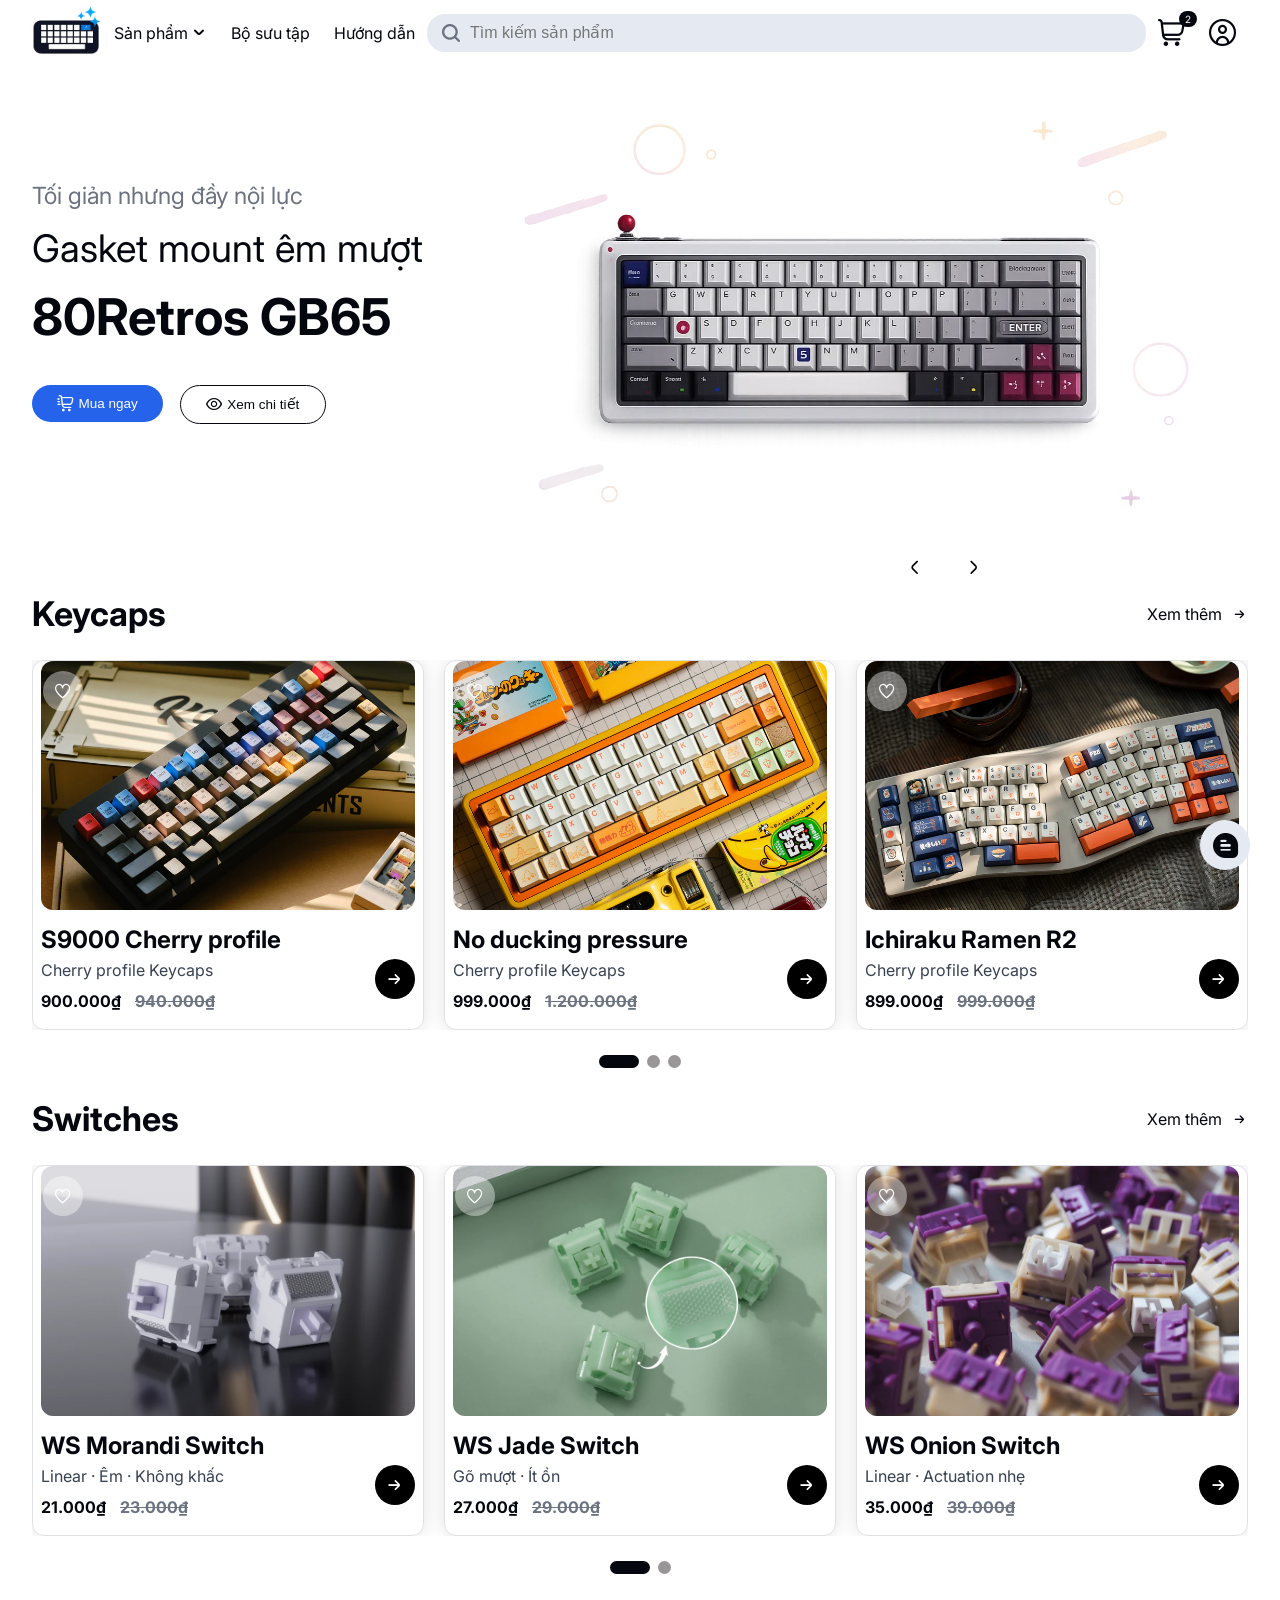
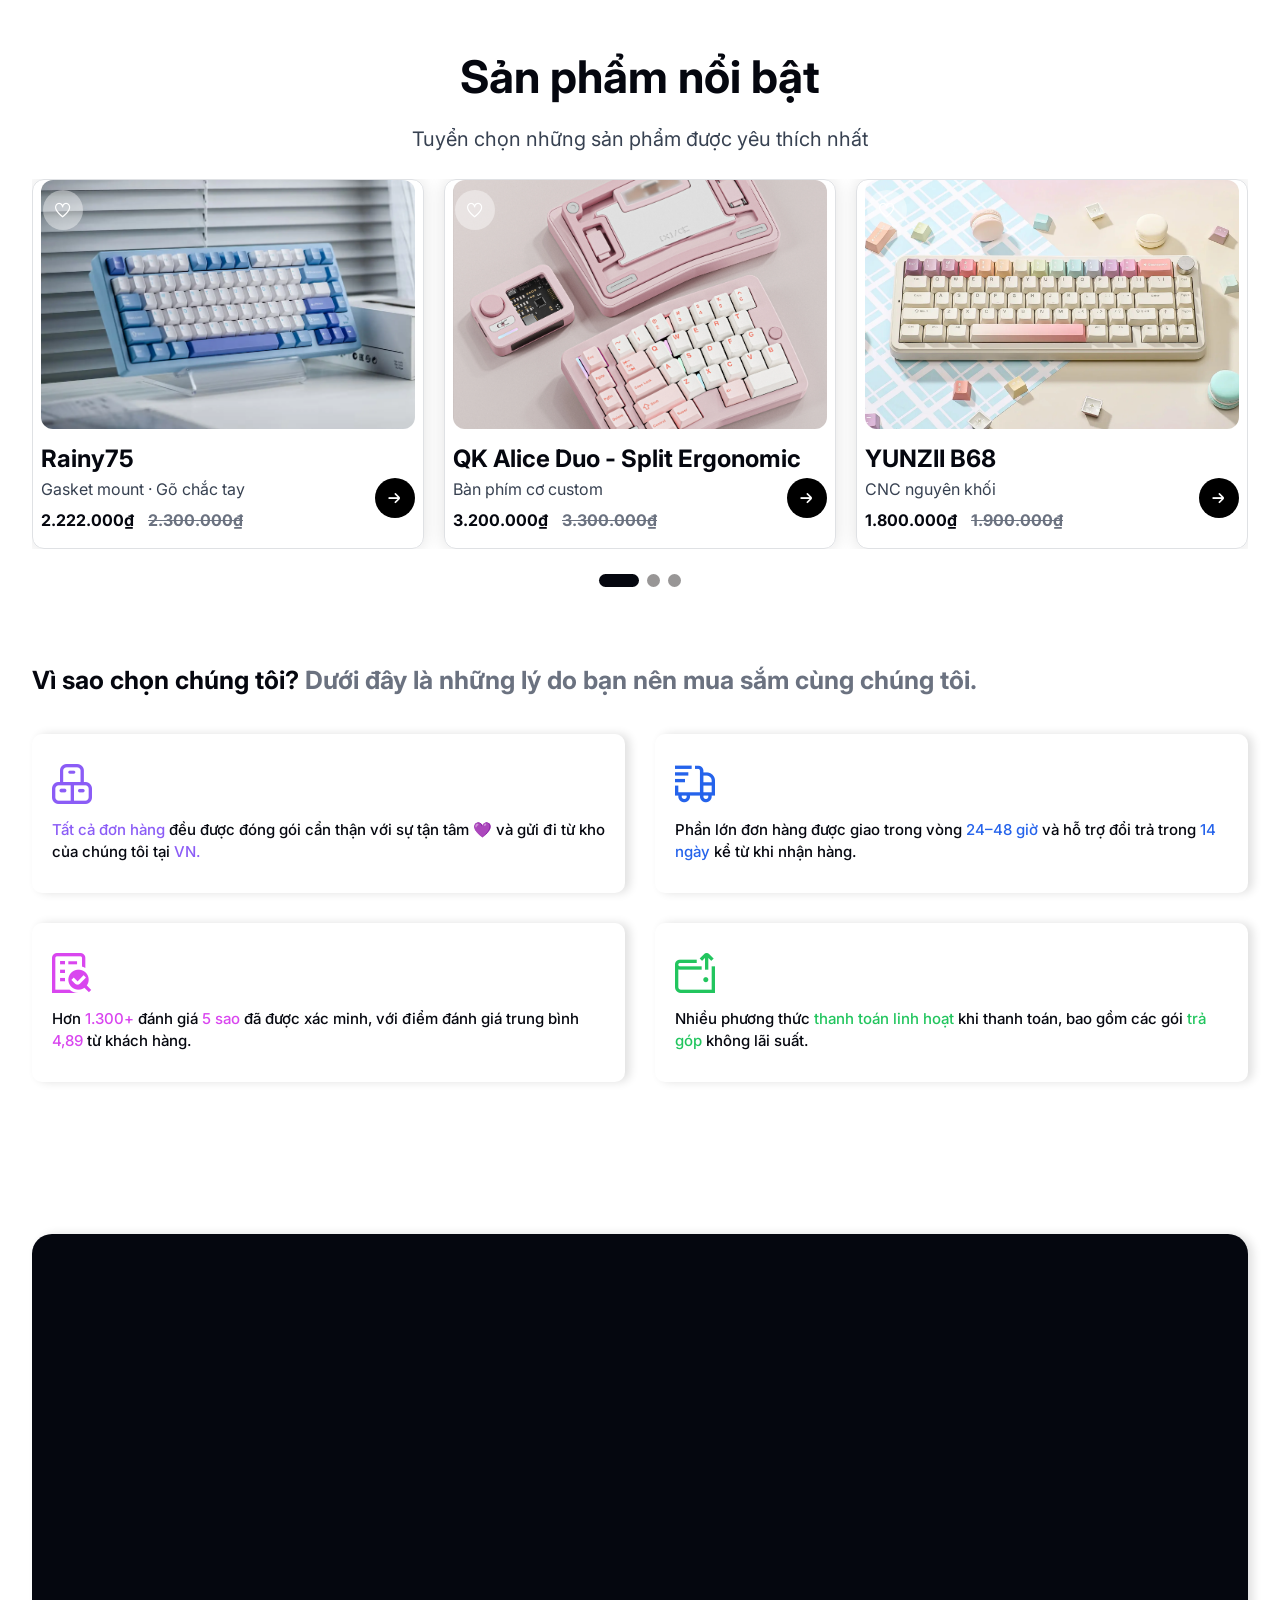
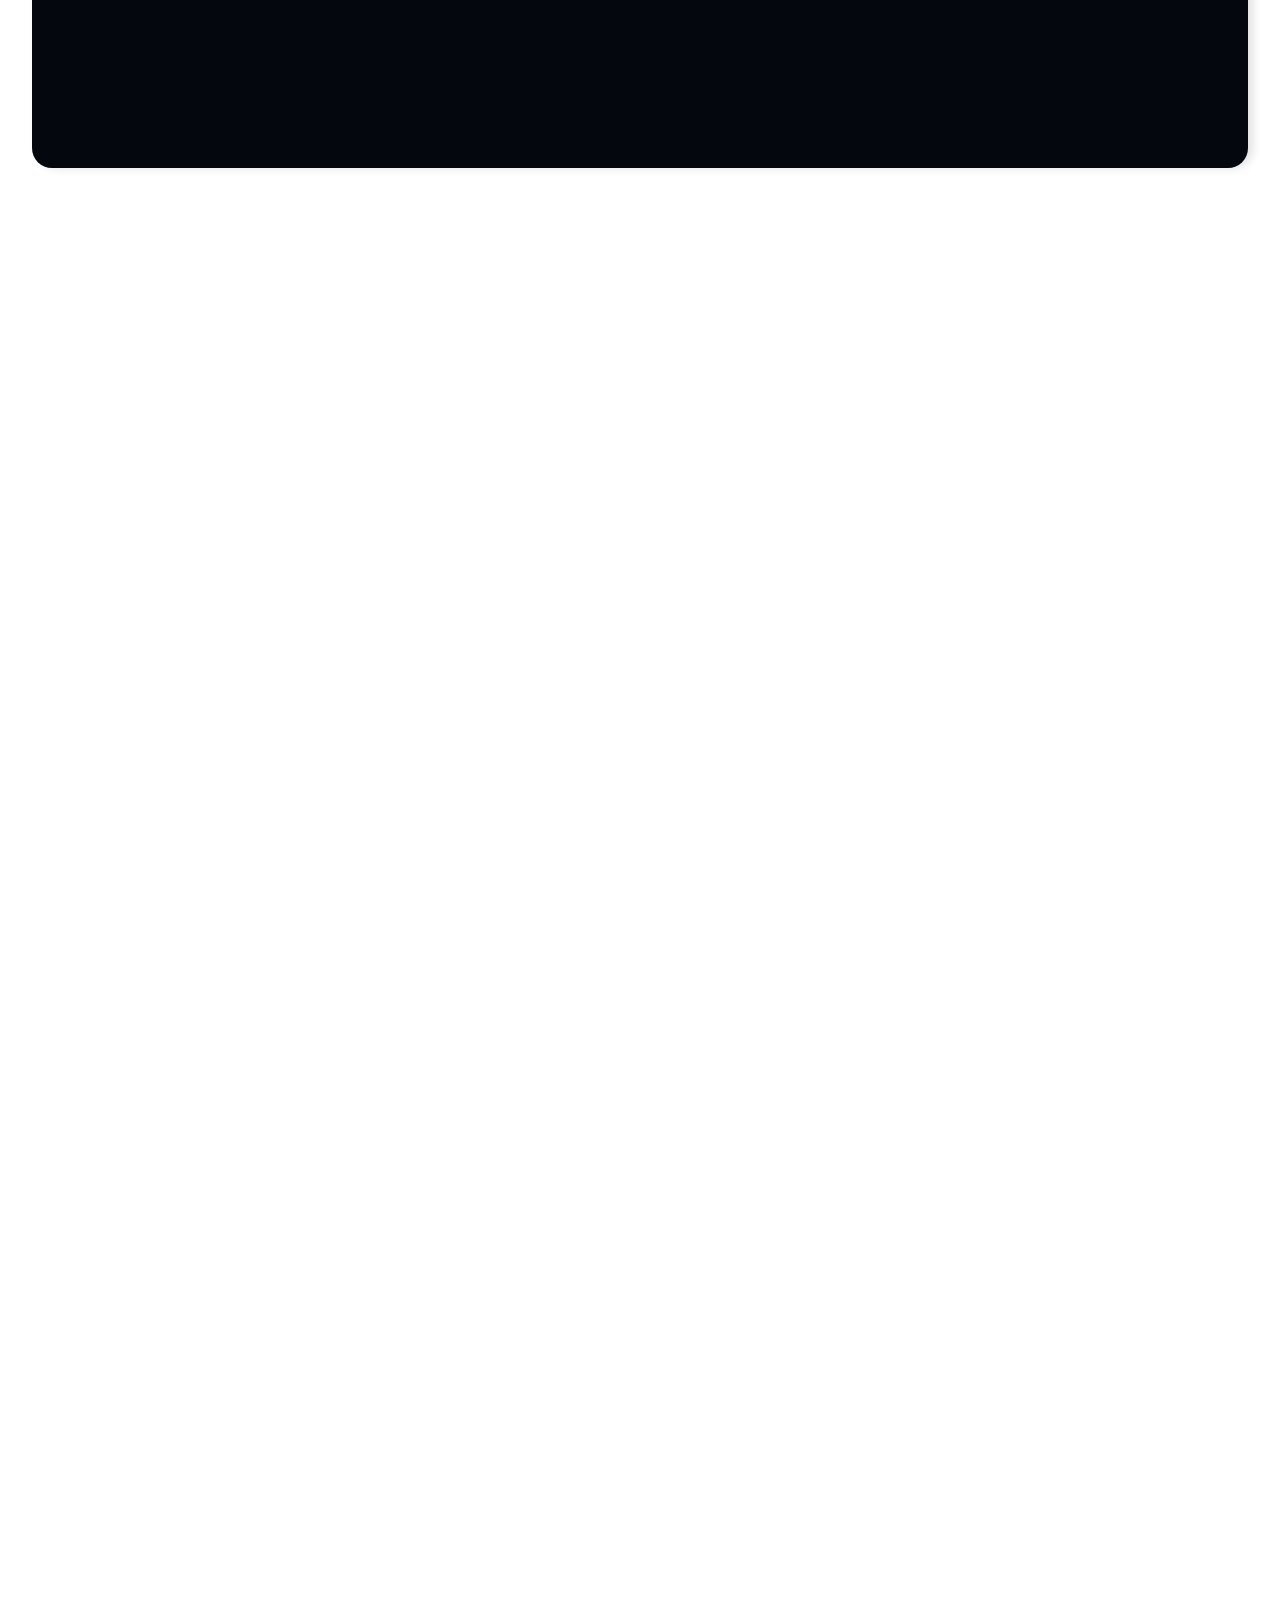
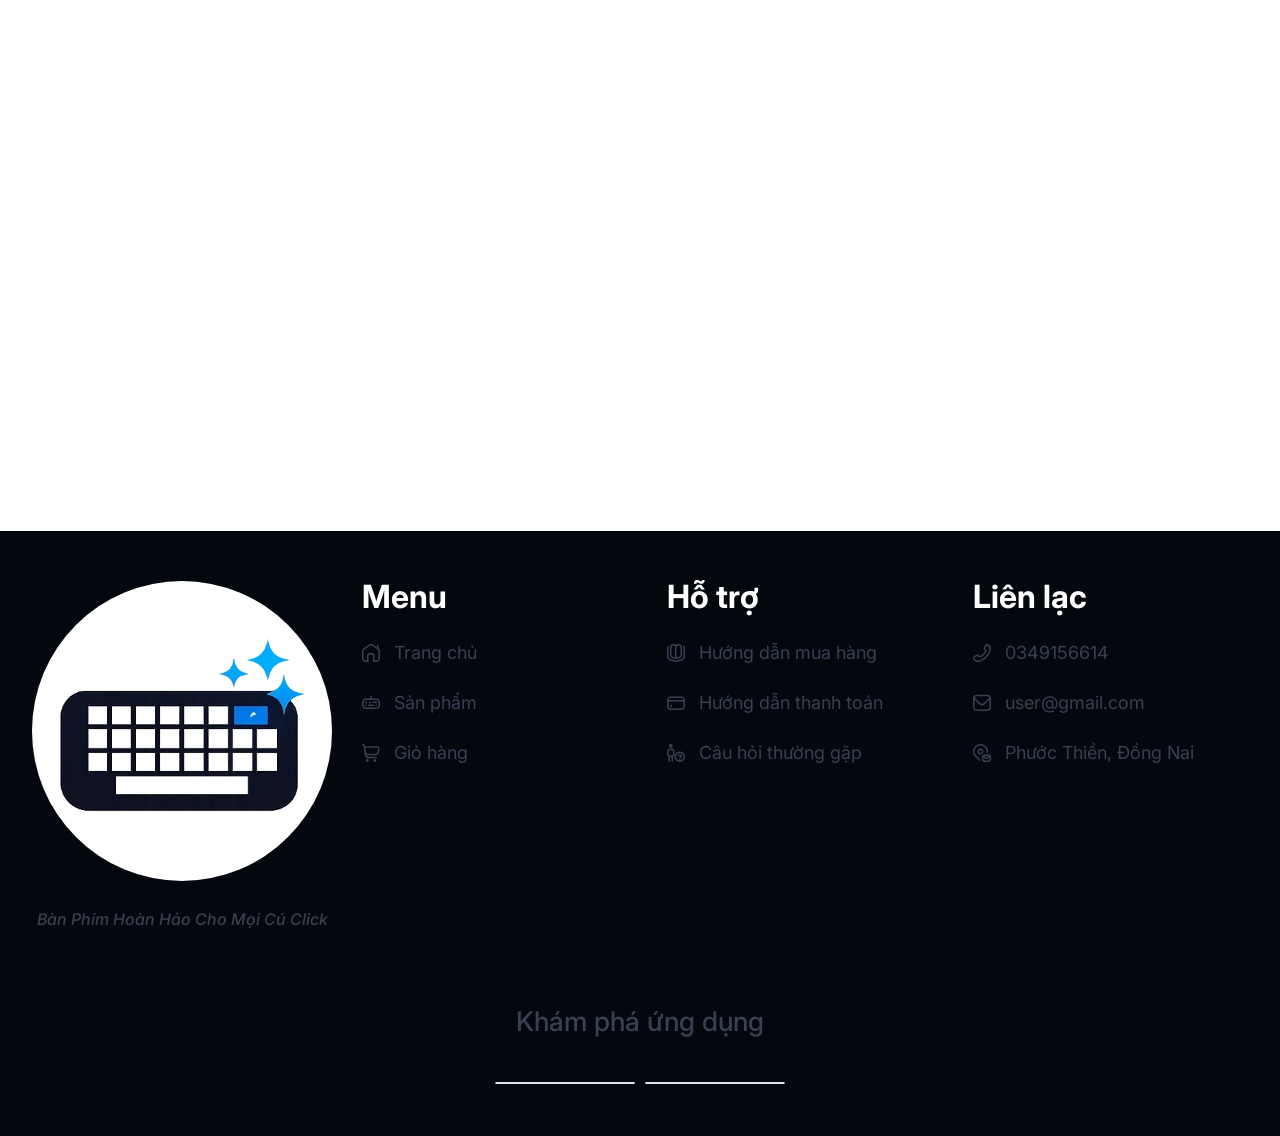
<file: index.html>
<!doctype html>
<html lang="en">
    <head>
        <meta charset="UTF-8" />
        <meta name="viewport" content="width=device-width, initial-scale=1.0" />
        <title>Trang chủ</title>

        <link
            rel="icon"
            type="image/x-icon"
            href="./assets/imgs/logos/light-mode-no-label.webp"
        />
        <!-- reset css -->
        <link rel="stylesheet" href="./assets/css/reset.css" />
        <!-- icon -->
        <link rel="stylesheet" href="./assets/css/icons.css" />

        <link rel="stylesheet" href="./assets/css/main.css" />
        <link rel="stylesheet" href="./assets/css/pages/index.css" />
    </head>
    <body>
        <div class="wrapper">
            <!-- header : start -->
            <header class="container header">
                <label class="header__trigger-sidebar" for="toggle-sidebar">
                    <i class="fi fi-br-menu-burger"></i>
                </label>

                <!-- logo : start -->
                <a href="/">
                    <img
                        loading="lazy"
                        class="header__logo"
                        src="./assets/imgs/logos/light-mode-no-label.webp"
                        alt="logo"
                    />
                </a>
                <!-- logo : end -->
                <!-- nav : start -->
                <nav class="header__nav">
                    <ul class="header__nav-list">
                        <li class="header__nav-item">
                            <div class="header__nav-link dropdown-wrap">
                                <span>Sản phẩm</span>
                                <i class="fi fi-br-angle-small-down"></i>
                                <ul class="dropdown product-dropdown">
                                    <li>
                                        <a
                                            class="product-dropdown__link"
                                            href="./products.html"
                                        >
                                            <img
                                                loading="lazy"
                                                src="./assets/imgs/icons/keyboard.png"
                                            />
                                            <span>Bàn phím</span>
                                        </a>
                                    </li>
                                    <li>
                                        <a
                                            class="product-dropdown__link"
                                            href="./products.html"
                                        >
                                            <img
                                                loading="lazy"
                                                src="./assets/imgs/icons/keycap.png"
                                            />
                                            <span>Keycap</span>
                                        </a>
                                    </li>
                                    <li>
                                        <a
                                            class="product-dropdown__link"
                                            href="./products.html"
                                        >
                                            <img
                                                loading="lazy"
                                                src="./assets/imgs/icons/switch.png"
                                            />
                                            <span>Switch</span>
                                        </a>
                                    </li>

                                    <li>
                                        <a
                                            class="product-dropdown__link"
                                            href="./products.html"
                                        >
                                            <img
                                                loading="lazy"
                                                src="./assets/imgs/icons/tool.png"
                                            />
                                            <span>Dụng cụ hỗ trợ</span>
                                        </a>
                                    </li>
                                </ul>
                            </div>
                        </li>
                        <li class="header__nav-item">
                            <a class="header__nav-link" href="">Bộ sưu tập</a>
                        </li>
                        <li class="header__nav-item">
                            <a class="header__nav-link" href="">Hướng dẫn</a>
                        </li>
                    </ul>
                </nav>
                <!-- nav : end -->
                <!-- search : start -->
                <form class="header__search">
                    <label for="search"><i class="fi fi-br-search"></i></label>
                    <input
                        id="search"
                        name="search"
                        placeholder="Tìm kiếm sản phẩm"
                    />
                </form>
                <!-- search : end -->

                <!-- actions : start -->
                <div class="header__actions">
                    <div class="header__action dropdown-wrap">
                        <a href="./cart.html" class="header__action-icon">
                            <span class="header__action-badge center">2</span>
                            <i class="fi fi-rr-shopping-cart"></i>
                        </a>
                        <div class="dropdown cart-dropdown">
                            <h3 class="cart-dropdown__head">
                                Sản phẩm mới thêm
                            </h3>
                            <ul class="cart-dropdown__list">
                                <li>
                                    <a class="cart-dropdown__link" href="">
                                        <div class="product-small">
                                            <div class="product-small__left">
                                                <div class="product-small__img">
                                                    <img
                                                        loading="lazy"
                                                        src="./assets/imgs/keyboards/AM-RGB-65-R1.5/1.webp"
                                                        alt="keyboard"
                                                    />
                                                </div>
                                                <span
                                                    class="product-small_name"
                                                >
                                                    AM RGB 65 R1.5
                                                </span>
                                            </div>
                                            <span class="product-small_price">
                                                1.000.000đ
                                            </span>
                                        </div>
                                    </a>
                                </li>
                                <li>
                                    <a class="cart-dropdown__link" href="">
                                        <div class="product-small">
                                            <div class="product-small__left">
                                                <div class="product-small__img">
                                                    <img
                                                        loading="lazy"
                                                        src="./assets/imgs/keyboards/80Retros-GB65/1.webp"
                                                        alt="keyboard"
                                                    />
                                                </div>
                                                <span
                                                    class="product-small_name"
                                                >
                                                    80Retros GB65
                                                </span>
                                            </div>
                                            <span class="product-small_price">
                                                2.000.000đ
                                            </span>
                                        </div>
                                    </a>
                                </li>
                                <li>
                                    <a class="cart-dropdown__link" href="">
                                        <div class="product-small">
                                            <div class="product-small__left">
                                                <div class="product-small__img">
                                                    <img
                                                        loading="lazy"
                                                        src="./assets/imgs/keyboards/boop-redux/1.webp"
                                                        alt="keyboard"
                                                    />
                                                </div>
                                                <span
                                                    class="product-small_name"
                                                >
                                                    boop redux
                                                </span>
                                            </div>
                                            <span class="product-small_price">
                                                1.500.000đ
                                            </span>
                                        </div>
                                    </a>
                                </li>
                                <li>
                                    <a class="cart-dropdown__link" href="">
                                        <div class="product-small">
                                            <div class="product-small__left">
                                                <div class="product-small__img">
                                                    <img
                                                        loading="lazy"
                                                        src="./assets/imgs/keyboards/Qwertykeys/1.webp"
                                                        alt="keyboard"
                                                    />
                                                </div>
                                                <span
                                                    class="product-small_name"
                                                >
                                                    Qwertykeys
                                                </span>
                                            </div>
                                            <span class="product-small_price">
                                                3.000.000đ
                                            </span>
                                        </div>
                                    </a>
                                </li>
                            </ul>
                            <div class="cart-dropdown__tail">
                                <span>Tổng 4 sản phẩm</span>
                                <a href="./cart.html">
                                    <button class="button cart-dropdown__btn">
                                        <span>Giỏ hàng</span>
                                        <i
                                            class="fi fi-rr-cart-shopping-fast"
                                        ></i>
                                    </button>
                                </a>
                            </div>
                        </div>
                    </div>
                    <div
                        class="header__action header__action--user dropdown-wrap"
                    >
                        <a href="./sign-up.html" class="header__action-icon">
                            <i class="fi fi-rr-circle-user"></i>
                        </a>
                        <ul class="dropdown user-dropdown">
                            <li class="user-dropdown__head">
                                <i class="fi fi-rr-circle-user"></i>
                                <span class="ms-1">user@gmail.com</span>
                            </li>
                            <div class="user-dropdown__line"></div>
                            <li>
                                <a class="user-dropdown__link" href="">Hồ sơ</a>
                            </li>
                            <li>
                                <a class="user-dropdown__link" href="">
                                    Cài đặt
                                </a>
                            </li>
                            <li>
                                <a class="user-dropdown__link" href="">
                                    Đăng xuất
                                </a>
                            </li>
                        </ul>
                    </div>
                </div>
                <!-- actions : end -->
            </header>
            <!-- header : end -->

            <main class="container main">
                <!-- carousel : start -->
                <section class="carousel">
                    <div class="carousel__slide">
                        <div class="carousel__content">
                            <div class="carousel__text">
                                <span class="carousel__label">
                                    Tối giản nhưng đầy nội lực
                                </span>
                                <span class="carousel__sub-title">
                                    Gasket mount êm mượt
                                </span>
                                <h3 class="carousel__title">80Retros GB65</h3>
                            </div>

                            <div class="carousel__btns mt-2">
                                <a href="">
                                    <button class="button carousel__btn">
                                        <i
                                            class="fi fi-rr-cart-shopping-fast"
                                        ></i>
                                        <span>Mua ngay</span>
                                    </button>
                                </a>
                                <a href="">
                                    <button
                                        class="button button--outline carousel__btn"
                                    >
                                        <i class="fi fi-rs-eye"></i>
                                        <span>Xem chi tiết</span>
                                    </button>
                                </a>
                            </div>
                        </div>

                        <div class="carousel__img">
                            <img
                                loading="lazy"
                                src="./assets/imgs/banners/80Retros-GB65.webp"
                            />
                        </div>

                        <div class="carousel__actions reveal">
                            <button class="carousel__action carousel__prev">
                                <i class="fi fi-br-angle-left"></i>
                            </button>
                            <button class="carousel__action carousel__next">
                                <i class="fi fi-br-angle-right"></i>
                            </button>
                        </div>
                    </div>
                </section>
                <!-- carousel : end -->

                <!-- keycaps : start -->
                <section class="keycaps">
                    <div class="products-carousel my-3">
                        <div class="keycaps__head mb-2 reveal">
                            <h2 class="title">Keycaps</h2>
                            <a class="center" href="./products.html">
                                <span>Xem thêm</span>
                                <i class="fi fi-rr-arrow-small-right"></i>
                            </a>
                        </div>
                        <div class="products-carousel__viewport">
                            <div class="products-carousel__track">
                                <div class="product">
                                    <a href="./detail.html">
                                        <div class="product__imgs">
                                            <img
                                                loading="lazy"
                                                src="./assets/imgs/keycaps/S9000-Cherry-profile/1.webp"
                                            />
                                            <img
                                                loading="lazy"
                                                src="./assets/imgs/keycaps/S9000-Cherry-profile/2.webp"
                                            />
                                        </div>
                                        <div class="product__badge">
                                            <i class="fi fi-rs-heart"></i>
                                        </div>
                                        <h3 class="product__title">
                                            S9000 Cherry profile
                                        </h3>
                                    </a>
                                    <span class="product__subtitle">
                                        Cherry profile Keycaps
                                    </span>
                                    <div class="product__price">
                                        <span class="product__sale-price me-1">
                                            900.000₫
                                        </span>
                                        <span class="product__origin-price">
                                            940.000₫
                                        </span>
                                    </div>
                                    <a>
                                        <button class="product__btn">
                                            <i
                                                class="fi fi-rr-arrow-small-right"
                                            ></i>
                                        </button>
                                    </a>
                                </div>
                                <div class="product">
                                    <a href="./detail.html">
                                        <div class="product__imgs">
                                            <img
                                                loading="lazy"
                                                src="./assets/imgs/keycaps/No-ducking-pressure/1.webp"
                                            />
                                            <img
                                                loading="lazy"
                                                src="./assets/imgs/keycaps/No-ducking-pressure/2.webp"
                                            />
                                        </div>
                                        <div class="product__badge">
                                            <i class="fi fi-rs-heart"></i>
                                        </div>
                                        <h3 class="product__title">
                                            No ducking pressure
                                        </h3>
                                    </a>
                                    <span class="product__subtitle">
                                        Cherry profile Keycaps
                                    </span>
                                    <div class="product__price">
                                        <span class="product__sale-price me-1">
                                            999.000₫
                                        </span>
                                        <span class="product__origin-price">
                                            1.200.000₫
                                        </span>
                                    </div>
                                    <a href="">
                                        <button class="product__btn">
                                            <i
                                                class="fi fi-rr-arrow-small-right"
                                            ></i>
                                        </button>
                                    </a>
                                </div>
                                <div class="product">
                                    <a href="./detail.html">
                                        <div class="product__imgs">
                                            <img
                                                loading="lazy"
                                                src="./assets/imgs/keycaps/Ichiraku-Ramen-R2/1.webp"
                                            />
                                            <img
                                                loading="lazy"
                                                src="./assets/imgs/keycaps/Ichiraku-Ramen-R2/2.webp"
                                            />
                                        </div>
                                        <div class="product__badge">
                                            <i class="fi fi-rs-heart"></i>
                                        </div>
                                        <h3 class="product__title">
                                            Ichiraku Ramen R2
                                        </h3>
                                    </a>
                                    <span class="product__subtitle">
                                        Cherry profile Keycaps
                                    </span>
                                    <div class="product__price">
                                        <span class="product__sale-price me-1">
                                            899.000₫
                                        </span>
                                        <span class="product__origin-price">
                                            999.000₫
                                        </span>
                                    </div>
                                    <a href="">
                                        <button class="product__btn">
                                            <i
                                                class="fi fi-rr-arrow-small-right"
                                            ></i>
                                        </button>
                                    </a>
                                </div>
                                <div class="product">
                                    <a href="./detail.html">
                                        <div class="product__imgs">
                                            <img
                                                loading="lazy"
                                                src="./assets/imgs/keycaps/WS-Orchid-Strings/1.webp"
                                            />
                                            <img
                                                loading="lazy"
                                                src="./assets/imgs/keycaps/WS-Orchid-Strings/2.webp"
                                            />
                                        </div>
                                        <div class="product__badge">
                                            <i class="fi fi-rs-heart"></i>
                                        </div>
                                        <h3 class="product__title">
                                            WS Orchid Strings
                                        </h3>
                                    </a>
                                    <span class="product__subtitle">
                                        Cherry profile Keycaps
                                    </span>
                                    <div class="product__price">
                                        <span class="product__sale-price me-1">
                                            1.500.000₫
                                        </span>
                                        <span class="product__origin-price">
                                            1.800.000₫
                                        </span>
                                    </div>
                                    <a href="">
                                        <button class="product__btn">
                                            <i
                                                class="fi fi-rr-arrow-small-right"
                                            ></i>
                                        </button>
                                    </a>
                                </div>
                                <div class="product">
                                    <a href="./detail.html">
                                        <div class="product__imgs">
                                            <img
                                                loading="lazy"
                                                src="./assets/imgs/keycaps/WS-PBT-Mizu/1.webp"
                                            />
                                            <img
                                                loading="lazy"
                                                src="./assets/imgs/keycaps/WS-PBT-Mizu/2.webp"
                                            />
                                        </div>
                                        <div class="product__badge">
                                            <i class="fi fi-rs-heart"></i>
                                        </div>
                                        <h3 class="product__title">
                                            WS PBT Mizu
                                        </h3>
                                    </a>
                                    <span class="product__subtitle">
                                        Cherry profile Keycaps
                                    </span>
                                    <div class="product__price">
                                        <span class="product__sale-price me-1">
                                            400.000₫
                                        </span>
                                        <span class="product__origin-price">
                                            450.000₫
                                        </span>
                                    </div>
                                    <a href="">
                                        <button class="product__btn">
                                            <i
                                                class="fi fi-rr-arrow-small-right"
                                            ></i>
                                        </button>
                                    </a>
                                </div>
                                <div class="product">
                                    <a href="./detail.html">
                                        <div class="product__imgs">
                                            <img
                                                loading="lazy"
                                                src="./assets/imgs/keycaps/After-the-Rain-R2/1.webp"
                                            />
                                            <img
                                                loading="lazy"
                                                src="./assets/imgs/keycaps/After-the-Rain-R2/2.webp"
                                            />
                                        </div>
                                        <div class="product__badge">
                                            <i class="fi fi-rs-heart"></i>
                                        </div>
                                        <h3 class="product__title">
                                            After the Rain R2
                                        </h3>
                                    </a>
                                    <span class="product__subtitle">
                                        Cherry profile Keycaps
                                    </span>
                                    <div class="product__price">
                                        <span class="product__sale-price me-1">
                                            820.000₫
                                        </span>
                                        <span class="product__origin-price">
                                            840.000₫
                                        </span>
                                    </div>
                                    <a href="">
                                        <button class="product__btn">
                                            <i
                                                class="fi fi-rr-arrow-small-right"
                                            ></i>
                                        </button>
                                    </a>
                                </div>
                                <div class="product">
                                    <a href="./detail.html">
                                        <div class="product__imgs">
                                            <img
                                                loading="lazy"
                                                src="./assets/imgs/keycaps/WS-Kraken/1.webp"
                                            />
                                            <img
                                                loading="lazy"
                                                src="./assets/imgs/keycaps/WS-Kraken/2.webp"
                                            />
                                        </div>
                                        <div class="product__badge">
                                            <i class="fi fi-rs-heart"></i>
                                        </div>
                                        <h3 class="product__title">
                                            WS Kraken
                                        </h3>
                                    </a>
                                    <span class="product__subtitle">
                                        Cherry profile Keycaps
                                    </span>
                                    <div class="product__price">
                                        <span class="product__sale-price me-1">
                                            720.000₫
                                        </span>
                                        <span class="product__origin-price">
                                            780.000₫
                                        </span>
                                    </div>
                                    <a href="">
                                        <button class="product__btn">
                                            <i
                                                class="fi fi-rr-arrow-small-right"
                                            ></i>
                                        </button>
                                    </a>
                                </div>
                            </div>
                        </div>
                        <ul class="products-carousel__pagination reveal"></ul>
                    </div>
                </section>
                <!-- keycaps : end -->

                <!-- switches : start -->
                <section class="switches">
                    <div class="products-carousel my-3">
                        <div class="reveal switches__head mb-2">
                            <h2 class="title">Switches</h2>
                            <a class="center" href="./products.html">
                                <span>Xem thêm</span>
                                <i class="fi fi-rr-arrow-small-right"></i>
                            </a>
                        </div>
                        <div class="products-carousel__viewport">
                            <div class="products-carousel__track">
                                <div class="product">
                                    <a href="./detail.html">
                                        <div class="product__imgs">
                                            <img
                                                loading="lazy"
                                                src="./assets/imgs/switches/WS-Morandi-Switch/1.webp"
                                            />
                                            <img
                                                loading="lazy"
                                                src="./assets/imgs/switches/WS-Morandi-Switch/2.webp"
                                            />
                                        </div>
                                        <div class="product__badge">
                                            <i class="fi fi-rs-heart"></i>
                                        </div>
                                        <h3 class="product__title">
                                            WS Morandi Switch
                                        </h3>
                                    </a>
                                    <span class="product__subtitle">
                                        Linear · Êm · Không khấc
                                    </span>
                                    <div class="product__price">
                                        <span class="product__sale-price me-1">
                                            21.000₫
                                        </span>
                                        <span class="product__origin-price">
                                            23.000₫
                                        </span>
                                    </div>
                                    <a>
                                        <button class="product__btn">
                                            <i
                                                class="fi fi-rr-arrow-small-right"
                                            ></i>
                                        </button>
                                    </a>
                                </div>
                                <div class="product">
                                    <a href="./detail.html">
                                        <div class="product__imgs">
                                            <img
                                                loading="lazy"
                                                src="./assets/imgs/switches/WS-Jade-Switch/1.webp"
                                            />
                                            <img
                                                loading="lazy"
                                                src="./assets/imgs/switches/WS-Jade-Switch/2.webp"
                                            />
                                        </div>
                                        <div class="product__badge">
                                            <i class="fi fi-rs-heart"></i>
                                        </div>
                                        <h3 class="product__title">
                                            WS Jade Switch
                                        </h3>
                                    </a>
                                    <span class="product__subtitle">
                                        Gõ mượt · Ít ồn
                                    </span>
                                    <div class="product__price">
                                        <span class="product__sale-price me-1">
                                            27.000₫
                                        </span>
                                        <span class="product__origin-price">
                                            29.000₫
                                        </span>
                                    </div>
                                    <a href="">
                                        <button class="product__btn">
                                            <i
                                                class="fi fi-rr-arrow-small-right"
                                            ></i>
                                        </button>
                                    </a>
                                </div>
                                <div class="product">
                                    <a href="./detail.html">
                                        <div class="product__imgs">
                                            <img
                                                loading="lazy"
                                                src="./assets/imgs/switches/WS-Onion-Switch/1.webp"
                                            />
                                            <img
                                                loading="lazy"
                                                src="./assets/imgs/switches/WS-Onion-Switch/2.webp"
                                            />
                                        </div>
                                        <div class="product__badge">
                                            <i class="fi fi-rs-heart"></i>
                                        </div>
                                        <h3 class="product__title">
                                            WS Onion Switch
                                        </h3>
                                    </a>
                                    <span class="product__subtitle">
                                        Linear · Actuation nhẹ
                                    </span>
                                    <div class="product__price">
                                        <span class="product__sale-price me-1">
                                            35.000₫
                                        </span>
                                        <span class="product__origin-price">
                                            39.000₫
                                        </span>
                                    </div>
                                    <a href="">
                                        <button class="product__btn">
                                            <i
                                                class="fi fi-rr-arrow-small-right"
                                            ></i>
                                        </button>
                                    </a>
                                </div>
                                <div class="product">
                                    <a href="./detail.html">
                                        <div class="product__imgs">
                                            <img
                                                loading="lazy"
                                                src="./assets/imgs/switches/WS-Pearl-Switch/1.webp"
                                            />
                                            <img
                                                loading="lazy"
                                                src="./assets/imgs/switches/WS-Pearl-Switch/2.webp"
                                            />
                                        </div>
                                        <div class="product__badge">
                                            <i class="fi fi-rs-heart"></i>
                                        </div>
                                        <h3 class="product__title">
                                            WS Pearl Switch
                                        </h3>
                                    </a>
                                    <span class="product__subtitle">
                                        Linear cao cấp · Gõ mượt sâu
                                    </span>
                                    <div class="product__price">
                                        <span class="product__sale-price me-1">
                                            32.000₫
                                        </span>
                                        <span class="product__origin-price">
                                            33.000₫
                                        </span>
                                    </div>
                                    <a href="">
                                        <button class="product__btn">
                                            <i
                                                class="fi fi-rr-arrow-small-right"
                                            ></i>
                                        </button>
                                    </a>
                                </div>
                                <div class="product">
                                    <a href="./detail.html">
                                        <div class="product__imgs">
                                            <img
                                                loading="lazy"
                                                src="./assets/imgs/switches/WS-POM-Switch/1.webp"
                                            />
                                            <img
                                                loading="lazy"
                                                src="./assets/imgs/switches/WS-POM-Switch/2.webp"
                                            />
                                        </div>
                                        <div class="product__badge">
                                            <i class="fi fi-rs-heart"></i>
                                        </div>
                                        <h3 class="product__title">
                                            WS POM+ Switch
                                        </h3>
                                    </a>
                                    <span class="product__subtitle">
                                        Linear cao cấp · Gõ mượt sâu
                                    </span>
                                    <div class="product__price">
                                        <span class="product__sale-price me-1">
                                            42.000₫
                                        </span>
                                        <span class="product__origin-price">
                                            45.000₫
                                        </span>
                                    </div>
                                    <a href="">
                                        <button class="product__btn">
                                            <i
                                                class="fi fi-rr-arrow-small-right"
                                            ></i>
                                        </button>
                                    </a>
                                </div>
                            </div>
                        </div>
                        <ul class="products-carousel__pagination reveal"></ul>
                    </div>
                </section>
                <!-- switches products : end -->
                <!-- featured products : start -->
                <section class="featured-products">
                    <div class="featured-products__head mb-3 text-center">
                        <h2 class="featured-products__title mb-3 reveal">
                            Sản phẩm nổi bật
                        </h2>
                        <span class="featured-products__subtitle reveal">
                            Tuyển chọn những sản phẩm được yêu thích nhất
                        </span>
                    </div>
                    <div class="products-carousel my-3">
                        <div class="products-carousel__viewport">
                            <div class="products-carousel__track">
                                <div class="product">
                                    <a href="./detail.html">
                                        <div class="product__imgs">
                                            <img
                                                loading="lazy"
                                                src="./assets/imgs/keyboards/rainy-75/1.webp"
                                            />
                                            <img
                                                loading="lazy"
                                                src="./assets/imgs/keyboards/rainy-75/2.webp"
                                            />
                                        </div>
                                        <div class="product__badge">
                                            <i class="fi fi-rs-heart"></i>
                                        </div>
                                        <h3 class="product__title">Rainy75</h3>
                                    </a>
                                    <span class="product__subtitle">
                                        Gasket mount · Gõ chắc tay
                                    </span>
                                    <div class="product__price">
                                        <span class="product__sale-price me-1">
                                            2.222.000₫
                                        </span>
                                        <span class="product__origin-price">
                                            2.300.000₫
                                        </span>
                                    </div>
                                    <a href="">
                                        <button class="product__btn">
                                            <i
                                                class="fi fi-rr-arrow-small-right"
                                            ></i>
                                        </button>
                                    </a>
                                </div>
                                <div class="product">
                                    <a href="./detail.html">
                                        <div class="product__imgs">
                                            <img
                                                loading="lazy"
                                                src="./assets/imgs/keyboards/Qwertykeys/1.webp"
                                            />
                                            <img
                                                loading="lazy"
                                                src="./assets/imgs/keyboards/Qwertykeys/2.webp"
                                            />
                                        </div>
                                        <div class="product__badge">
                                            <i class="fi fi-rs-heart"></i>
                                        </div>
                                        <h3 class="product__title">
                                            QK Alice Duo - Split Ergonomic
                                        </h3>
                                    </a>
                                    <span class="product__subtitle">
                                        Bàn phím cơ custom
                                    </span>
                                    <div class="product__price">
                                        <span class="product__sale-price me-1">
                                            3.200.000₫
                                        </span>
                                        <span class="product__origin-price">
                                            3.300.000₫
                                        </span>
                                    </div>
                                    <a href="">
                                        <button class="product__btn">
                                            <i
                                                class="fi fi-rr-arrow-small-right"
                                            ></i>
                                        </button>
                                    </a>
                                </div>
                                <div class="product">
                                    <a href="./detail.html">
                                        <div class="product__imgs">
                                            <img
                                                loading="lazy"
                                                src="./assets/imgs/keyboards/YUNZII-B68/1.webp"
                                            />
                                            <img
                                                loading="lazy"
                                                src="./assets/imgs/keyboards/YUNZII-B68/2.webp"
                                            />
                                        </div>
                                        <div class="product__badge">
                                            <i class="fi fi-rs-heart"></i>
                                        </div>
                                        <h3 class="product__title">
                                            YUNZII B68
                                        </h3>
                                    </a>
                                    <span class="product__subtitle">
                                        CNC nguyên khối
                                    </span>
                                    <div class="product__price">
                                        <span class="product__sale-price me-1">
                                            1.800.000₫
                                        </span>
                                        <span class="product__origin-price">
                                            1.900.000₫
                                        </span>
                                    </div>
                                    <a href="">
                                        <button class="product__btn">
                                            <i
                                                class="fi fi-rr-arrow-small-right"
                                            ></i>
                                        </button>
                                    </a>
                                </div>
                                <div class="product">
                                    <a href="./detail.html">
                                        <div class="product__imgs">
                                            <img
                                                loading="lazy"
                                                src="./assets/imgs/keyboards/80Retros-GB65/1.webp"
                                            />
                                            <img
                                                loading="lazy"
                                                src="./assets/imgs/keyboards/80Retros-GB65/2.webp"
                                            />
                                        </div>
                                        <div class="product__badge">
                                            <i class="fi fi-rs-heart"></i>
                                        </div>
                                        <h3 class="product__title">
                                            80Retros GB65
                                        </h3>
                                    </a>
                                    <span class="product__subtitle">
                                        Custom Keyboard
                                    </span>
                                    <div class="product__price">
                                        <span class="product__sale-price me-1">
                                            2.300.000₫
                                        </span>
                                        <span class="product__origin-price">
                                            2.400.000₫
                                        </span>
                                    </div>
                                    <a href="">
                                        <button class="product__btn">
                                            <i
                                                class="fi fi-rr-arrow-small-right"
                                            ></i>
                                        </button>
                                    </a>
                                </div>
                                <div class="product">
                                    <a href="./detail.html">
                                        <div class="product__imgs">
                                            <img
                                                loading="lazy"
                                                src="./assets/imgs/keyboards/AM-RGB-65-R1.5/7.webp"
                                            />
                                            <img
                                                loading="lazy"
                                                src="./assets/imgs/keyboards/AM-RGB-65-R1.5/2.webp"
                                            />
                                        </div>
                                        <div class="product__badge">
                                            <i class="fi fi-rs-heart"></i>
                                        </div>
                                        <h3 class="product__title">
                                            AM RGB 65 R1.5
                                        </h3>
                                    </a>
                                    <span class="product__subtitle">
                                        Bàn phím cơ cao cấp
                                    </span>
                                    <div class="product__price">
                                        <span class="product__sale-price me-1">
                                            6.300.000₫
                                        </span>
                                        <span class="product__origin-price">
                                            6.400.000₫
                                        </span>
                                    </div>
                                    <a>
                                        <button class="product__btn">
                                            <i
                                                class="fi fi-rr-arrow-small-right"
                                            ></i>
                                        </button>
                                    </a>
                                </div>
                                <div class="product">
                                    <a href="./detail.html">
                                        <div class="product__imgs">
                                            <img
                                                loading="lazy"
                                                src="./assets/imgs/keyboards/Freya-Ultra/2-1024x1024.jpg"
                                            />
                                            <img
                                                loading="lazy"
                                                src="./assets/imgs/keyboards/Freya-Ultra/5-1024x1024.jpg"
                                            />
                                        </div>
                                        <div class="product__badge">
                                            <i class="fi fi-rs-heart"></i>
                                        </div>
                                        <h3 class="product__title">
                                            Freya Ultra
                                        </h3>
                                    </a>
                                    <span class="product__subtitle">
                                        Độ trễ thấp · Phản hồi nhanh
                                    </span>
                                    <div class="product__price">
                                        <span class="product__sale-price me-1">
                                            5.999.000₫
                                        </span>
                                        <span class="product__origin-price">
                                            6.299.000₫
                                        </span>
                                    </div>
                                    <a href="">
                                        <button class="product__btn">
                                            <i
                                                class="fi fi-rr-arrow-small-right"
                                            ></i>
                                        </button>
                                    </a>
                                </div>
                                <div class="product">
                                    <a href="./detail.html">
                                        <div class="product__imgs">
                                            <img
                                                loading="lazy"
                                                src="./assets/imgs/keyboards/New-Wind-X80-Classic/1.webp"
                                            />
                                            <img
                                                loading="lazy"
                                                src="./assets/imgs/keyboards/New-Wind-X80-Classic/2.webp"
                                            />
                                        </div>
                                        <div class="product__badge">
                                            <i class="fi fi-rs-heart"></i>
                                        </div>
                                        <h3 class="product__title">
                                            New Wind X80 Classic
                                        </h3>
                                    </a>
                                    <span class="product__subtitle">
                                        Bàn phím cơ layout 87%
                                    </span>
                                    <div class="product__price">
                                        <span class="product__sale-price me-1">
                                            3.999.000₫
                                        </span>
                                        <span class="product__origin-price">
                                            4.239.000₫
                                        </span>
                                    </div>
                                    <a href="">
                                        <button class="product__btn">
                                            <i
                                                class="fi fi-rr-arrow-small-right"
                                            ></i>
                                        </button>
                                    </a>
                                </div>
                                <div class="product">
                                    <a href="./detail.html">
                                        <div class="product__imgs">
                                            <img
                                                loading="lazy"
                                                src="./assets/imgs/keyboards/boop-redux/1.webp"
                                            />
                                            <img
                                                loading="lazy"
                                                src="./assets/imgs/keyboards/boop-redux/2.webp"
                                            />
                                        </div>
                                        <div class="product__badge">
                                            <i class="fi fi-rs-heart"></i>
                                        </div>
                                        <h3 class="product__title">
                                            Boop Redux
                                        </h3>
                                    </a>
                                    <span class="product__subtitle">
                                        Bàn phím cơ gõ êm
                                    </span>
                                    <div class="product__price">
                                        <span class="product__sale-price me-1">
                                            1.922.000₫
                                        </span>
                                        <span class="product__origin-price">
                                            2.322.000₫
                                        </span>
                                    </div>
                                    <a href="">
                                        <button class="product__btn">
                                            <i
                                                class="fi fi-rr-arrow-small-right"
                                            ></i>
                                        </button>
                                    </a>
                                </div>
                            </div>
                        </div>
                        <ul class="products-carousel__pagination reveal"></ul>
                    </div>
                </section>
                <!-- featured products : end -->
                <!-- benefits : start -->
                <section class="benefits">
                    <h2 class="benefits__title reveal">
                        <span>Vì sao chọn chúng tôi?</span>
                        <span>
                            Dưới đây là những lý do bạn nên mua sắm cùng chúng
                            tôi.
                        </span>
                    </h2>
                    <div class="benefits__wrap">
                        <div class="benefit reveal">
                            <i
                                class="benefit__icon benefit__purple fi fi-rr-boxes"
                            ></i>
                            <p class="benefit__text">
                                <span class="benefit__purple">
                                    Tất cả đơn hàng
                                </span>
                                đều được đóng gói cẩn thận với sự tận tâm 💜 và
                                gửi đi từ kho của chúng tôi tại
                                <span class="benefit__purple">VN.</span>
                            </p>
                        </div>
                        <div class="benefit reveal" data-delay="150">
                            <i
                                class="benefit__icon benefit__blue fi fi-rs-shipping-fast"
                            ></i>
                            <p class="benefit__text">
                                Phần lớn đơn hàng được giao trong vòng
                                <span class="benefit__blue">24–48 giờ</span>
                                và hỗ trợ đổi trả trong
                                <span class="benefit__blue">14 ngày</span>

                                kể từ khi nhận hàng.
                            </p>
                        </div>
                        <div class="benefit reveal" data-delay="250">
                            <i
                                class="benefit__icon benefit__pink fi fi-rs-assessment"
                            ></i>
                            <p class="benefit__text">
                                Hơn
                                <span class="benefit__pink">1.300+</span>
                                đánh giá
                                <span class="benefit__pink">5 sao</span>

                                đã được xác minh, với điểm đánh giá trung bình
                                <span class="benefit__pink">4,89</span>

                                từ khách hàng.
                            </p>
                        </div>
                        <div class="benefit reveal" data-delay="350">
                            <i
                                class="benefit__icon benefit__green fi fi-rs-wallet-arrow"
                            ></i>
                            <p class="benefit__text">
                                Nhiều phương thức
                                <span class="benefit__green">
                                    thanh toán linh hoạt
                                </span>
                                khi thanh toán, bao gồm các gói
                                <span class="benefit__green">trả góp</span>
                                không lãi suất.
                            </p>
                        </div>
                    </div>
                </section>
                <!-- benefits : start -->

                <!-- articles : start -->
                <section class="articles">
                    <h2 class="title reveal">Hướng dẫn & bài viết</h2>
                    <div class="articles__box">
                        <div class="articles__top reveal">
                            <div class="articles__join">
                                <h3>Đăng ký nhận bản tin!</h3>
                                <p>
                                    Nhận ưu đãi độc quyền, cập nhật sản phẩm mới
                                    và những thông tin hậu trường thú vị về các
                                    sản phẩm sắp ra mắt!
                                </p>
                                <div class="articles__input">
                                    <input placeholder="Email" type="text" />
                                    <button>Gửi</button>
                                </div>
                            </div>
                            <a href="" class="article-featured">
                                <div class="article-featured__img">
                                    <img
                                        loading="lazy"
                                        src="./assets/imgs/articles/1.webp"
                                        alt="keyboard"
                                    />
                                </div>
                                <div class="article-featured__info">
                                    <h3 class="article-featured__title">
                                        Hướng dẫn xây dựng bàn phím cơ tùy chỉnh
                                    </h3>
                                    <p class="article-featured__desc">
                                        Bạn mới tìm hiểu về bàn phím cơ custom?
                                        Hãy đọc bài hướng dẫn toàn diện này để
                                        nắm rõ mọi kiến thức cơ bản về bàn phím
                                        cơ tùy chỉnh.
                                    </p>
                                    <div class="article-featured__user mt-2">
                                        <img
                                            loading="lazy"
                                            src="./assets/imgs/keyboards/ice-ring-63-RT/10.webp"
                                            alt="avatar"
                                        />
                                        <span>Alexotos</span>
                                    </div>
                                </div>
                            </a>
                        </div>
                        <div class="articles__title my-3 reveal">
                            <h3>Bài viết nổi bật</h3>
                            <a href="./articles">
                                <button>Tất cả</button>
                            </a>
                        </div>
                        <div class="articles__wrap">
                            <a href="" class="article reveal">
                                <div class="article__img">
                                    <img
                                        loading="lazy"
                                        src="./assets/imgs/articles/2.webp"
                                        alt="keyboard"
                                    />
                                </div>
                                <div class="article__info">
                                    <div class="article__user">
                                        <img
                                            loading="lazy"
                                            src="./assets/imgs/keyboards/New-Wind-X80-Classic/3.webp"
                                            alt="avatar"
                                        />
                                        <span>Liam H</span>
                                    </div>
                                    <h3 class="article__title">
                                        Vì sao bàn phím cơ custom lại đắt?
                                    </h3>
                                    <span class="article__date">
                                        22 tháng 6, 2022
                                    </span>
                                </div>
                            </a>

                            <a href="" class="article reveal" data-delay="100">
                                <div class="article__img">
                                    <img
                                        loading="lazy"
                                        src="./assets/imgs/articles/3.webp"
                                        alt="keyboard"
                                    />
                                </div>
                                <div class="article__info">
                                    <div class="article__user">
                                        <img
                                            loading="lazy"
                                            src="./assets/imgs/keyboards/New-Wind-X80-Classic/3.webp"
                                            alt="avatar"
                                        />
                                        <span>Liam H</span>
                                    </div>
                                    <h3 class="article__title">
                                        Bàn phím cơ vs bàn phím thường: khác
                                        nhau ở đâu?
                                    </h3>
                                    <span class="article__date">
                                        22 tháng 6, 2022
                                    </span>
                                </div>
                            </a>

                            <a href="" class="article reveal" data-delay="200">
                                <div class="article__img">
                                    <img
                                        loading="lazy"
                                        src="./assets/imgs/articles/4.webp"
                                        alt="keyboard"
                                    />
                                </div>
                                <div class="article__info">
                                    <div class="article__user">
                                        <img
                                            loading="lazy"
                                            src="./assets/imgs/keyboards/New-Wind-X80-Classic/3.webp"
                                            alt="avatar"
                                        />
                                        <span>Liam H</span>
                                    </div>
                                    <h3 class="article__title">
                                        Nhôm hay nhựa? Case nào cho âm gõ tốt
                                        hơn?
                                    </h3>
                                    <span class="article__date">
                                        22 tháng 6, 2022
                                    </span>
                                </div>
                            </a>
                        </div>
                    </div>
                </section>
                <!-- articles : end -->
                <!-- gallery : start -->
                <section class="gallery">
                    <h2 class="title reveal">Thư viện thiết kế bàn phím</h2>
                    <div class="gallery__box">
                        <div class="gallery__col">
                            <div class="gallery__item reveal">
                                <img
                                    loading="lazy"
                                    src="./assets/imgs/keyboards/AM-RGB-65-R1.5/1.webp"
                                    alt=""
                                />
                            </div>
                            <div
                                class="gallery__item gallery__item--vertical reveal"
                            >
                                <img
                                    loading="lazy"
                                    src="./assets/imgs/keyboards/ice-ring-63-RT/3.webp"
                                    alt=""
                                />
                            </div>
                            <div class="gallery__item reveal">
                                <img
                                    loading="lazy"
                                    src="./assets/imgs/keyboards/AM-RGB-65-R1.5/4.webp"
                                    alt=""
                                />
                            </div>
                            <div
                                class="gallery__item gallery__item--vertical reveal"
                            >
                                <img
                                    loading="lazy"
                                    src="./assets/imgs/keyboards/New-Wind-X80-Classic/5.webp"
                                    alt=""
                                />
                            </div>
                        </div>
                        <div class="gallery__col">
                            <div
                                class="gallery__item gallery__item--vertical reveal"
                            >
                                <img
                                    loading="lazy"
                                    src="./assets/imgs/keyboards/ice-ring-63-RT/8.webp"
                                    alt=""
                                />
                            </div>
                            <div class="gallery__item reveal">
                                <img
                                    loading="lazy"
                                    src="./assets/imgs/keyboards/Freya-Ultra/1-1024x1024.webp"
                                    alt=""
                                />
                            </div>
                            <div
                                class="gallery__item gallery__item--vertical reveal"
                            >
                                <img
                                    loading="lazy"
                                    src="./assets/imgs/keyboards/ice-ring-63-RT/10.webp"
                                    alt=""
                                />
                            </div>
                            <div class="gallery__item reveal">
                                <img
                                    loading="lazy"
                                    src="./assets/imgs/keyboards/Freya-Ultra/5-1024x1024.jpg"
                                    alt=""
                                />
                            </div>
                        </div>
                        <div class="gallery__col">
                            <div class="gallery__item reveal">
                                <img
                                    loading="lazy"
                                    src="./assets/imgs/keyboards/AM-RGB-65-R1.5/7.webp"
                                    alt=""
                                />
                            </div>
                            <div
                                class="gallery__item gallery__item--vertical reveal"
                            >
                                <img
                                    loading="lazy"
                                    src="./assets/imgs/keyboards/AM-RGB-65-R1.5/6.webp"
                                    alt=""
                                />
                            </div>
                            <div class="gallery__item reveal">
                                <img
                                    loading="lazy"
                                    src="./assets/imgs/keyboards/AM-RGB-65-R1.5/9.webp"
                                    alt=""
                                />
                            </div>
                            <div
                                class="gallery__item gallery__item--vertical reveal"
                            >
                                <img
                                    loading="lazy"
                                    src="./assets/imgs/keyboards/Freya-Ultra/4-1024x1024.webp"
                                    alt=""
                                />
                            </div>
                        </div>
                    </div>
                </section>
                <!-- gallery : end -->
            </main>
            <!-- main : end -->
            <!-- footer : start -->
            <footer class="footer">
                <div class="container footer__columns">
                    <div class="footer__column footer__column--big">
                        <a class="footer__logo center" href="index.html">
                            <img
                                loading="lazy"
                                src="./assets/imgs/logos/light-mode-no-label.webp"
                                alt="logo"
                            />
                        </a>
                        <h3 class="footer__slogan mt-3">
                            Bàn Phím Hoàn Hảo Cho Mọi Cú Click
                        </h3>
                    </div>
                    <div class="footer__column">
                        <ul class="footer__list">
                            <li><h3 class="footer__title">Menu</h3></li>
                            <li>
                                <a class="footer__link" href="./index.html">
                                    <i class="fi fi-rr-house-chimney"></i>
                                    <span>Trang chủ</span>
                                </a>
                            </li>
                            <li>
                                <a class="footer__link" href="./products.html">
                                    <i class="fi fi-rr-keyboard"></i>
                                    <span>Sản phẩm</span>
                                </a>
                            </li>
                            <li>
                                <a class="footer__link" href="./cart.html">
                                    <i class="fi fi-rr-shopping-cart"></i>
                                    <span>Giỏ hàng</span>
                                </a>
                            </li>
                        </ul>
                    </div>
                    <div class="footer__column">
                        <ul class="footer__list">
                            <li>
                                <h3 class="footer__title">Hỗ trợ</h3>
                            </li>
                            <li>
                                <a class="footer__link" href="">
                                    <i class="fi fi-rr-book-open-cover"></i>
                                    <span>Hướng dẫn mua hàng</span>
                                </a>
                            </li>
                            <li>
                                <a class="footer__link" href="">
                                    <i class="fi fi-rr-credit-card"></i>
                                    <span>Hướng dẫn thanh toán</span>
                                </a>
                            </li>
                            <li>
                                <a class="footer__link" href="">
                                    <i
                                        class="fi fi-rr-person-circle-question"
                                    ></i>
                                    <span>Câu hỏi thường gặp</span>
                                </a>
                            </li>
                        </ul>
                    </div>
                    <div class="footer__column">
                        <ul class="footer__list">
                            <li>
                                <h3 class="footer__title">Liên lạc</h3>
                            </li>
                            <li>
                                <a class="footer__link" href="tel: 000000">
                                    <i class="fi fi-rr-phone-flip"></i>
                                    <span>0349156614</span>
                                </a>
                            </li>
                            <li>
                                <a
                                    class="footer__link"
                                    href="mailto:user@gmail.com"
                                >
                                    <i class="fi fi-rr-envelope"></i>
                                    <span>user@gmail.com</span>
                                </a>
                            </li>
                            <li>
                                <a class="footer__link" href="#">
                                    <i class="fi fi-rr-postal-address"></i>
                                    <span>Phước Thiền, Đồng Nai</span>
                                </a>
                            </li>
                        </ul>
                    </div>
                    <div class="footer__column footer__column--big">
                        <div class="footer__logos-social-network">
                            <a href="">
                                <img
                                    loading="lazy"
                                    src="./assets/imgs/logos/facebook.webp"
                                    alt="logo facebook"
                                />
                            </a>
                            <a href="">
                                <img
                                    loading="lazy"
                                    src="./assets/imgs/logos/instagram.png"
                                    alt="logo instagram"
                                />
                            </a>
                            <a href="">
                                <img
                                    loading="lazy"
                                    src="./assets/imgs/logos/twitter.png"
                                    alt="logo twitter"
                                />
                            </a>
                        </div>
                        <span class="footer__label">Khám phá ứng dụng</span>
                        <div class="footer__download-btns">
                            <a href="">
                                <img
                                    loading="lazy"
                                    src="./assets/imgs/buttons/button-gg-play-dark.png"
                                    alt="button gg play"
                                />
                            </a>
                            <a href="">
                                <img
                                    loading="lazy"
                                    src="./assets/imgs/buttons/button-apple-store-dark.png"
                                    alt="button apple store"
                                />
                            </a>
                        </div>
                    </div>
                </div>
            </footer>
            <!-- footer : end -->
            <!-- sidebar : start -->
            <input class="toggle-sidebar" id="toggle-sidebar" type="checkbox" />
            <label for="toggle-sidebar" class="modal"></label>
            <aside class="sidebar">
                <div class="header-sidebar">
                    <div class="header-sidebar__search">
                        <label for="search">
                            <i class="fi fi-br-search"></i>
                        </label>
                        <input
                            id="search"
                            name="search"
                            placeholder="Tìm kiếm sản phẩm"
                        />
                    </div>

                    <nav class="header-sidebar__nav mt-2">
                        <ul class="header-sidebar__nav-list">
                            <li>
                                <details class="header-sidebar__details">
                                    <summary
                                        class="header-sidebar__details-trigger"
                                    >
                                        <span>Sản phẩm</span>

                                        <i
                                            class="angle-down fi fi-br-angle-small-down"
                                        ></i>
                                        <i
                                            class="angle-up fi fi-br-angle-small-up"
                                        ></i>
                                    </summary>
                                    <ul class="header-sidebar__details-content">
                                        <li>
                                            <a
                                                class="header-sidebar__link"
                                                href="./products.html"
                                            >
                                                Bàn phím
                                            </a>
                                        </li>
                                        <li>
                                            <a
                                                class="header-sidebar__link"
                                                href="./products.html"
                                            >
                                                Keycap
                                            </a>
                                        </li>
                                        <li>
                                            <a
                                                class="header-sidebar__link"
                                                href="./products.html"
                                            >
                                                Switch
                                            </a>
                                        </li>

                                        <li>
                                            <a
                                                class="header-sidebar__link"
                                                href="./products.html"
                                            >
                                                Dụng cụ hỗ trợ
                                            </a>
                                        </li>
                                    </ul>
                                </details>
                            </li>
                            <li>
                                <a class="header-sidebar__link" href="">
                                    Bộ sưu tập
                                </a>
                            </li>
                            <li>
                                <a class="header-sidebar__link" href="">
                                    Hướng dẫn
                                </a>
                            </li>
                        </ul>
                    </nav>
                    <a class="header-sidebar__tail" href="./sign-up.html">
                        <div class="header-sidebar__user">
                            <i class="fi fi-rr-circle-user"></i>
                            <span>Đăng ký / Đăng nhập</span>
                        </div>

                        <i
                            class="header-sidebar__setting fi fi-sr-settings"
                        ></i>
                    </a>
                </div>
            </aside>
            <!-- sidebar : end -->
            <!-- chat : start -->
            <div class="chat">
                <label for="toggle-chat-box" class="chat__trigger center">
                    <i class="fi fi-sr-comment"></i>
                </label>
                <input id="toggle-chat-box" type="checkbox" />
                <div class="chat-box">
                    <div class="chat-box__head">
                        <img
                            loading="lazy"
                            src="./assets/imgs/icons/chat-bot.avif"
                            alt="avatar chatbot"
                        />
                        <span>Chatbot hỗ trợ</span>
                        <label class="chat-box__close" for="toggle-chat-box">
                            <i class="fi fi-br-cross-small"></i>
                        </label>
                    </div>
                    <ul class="chat-box__messages">
                        <li class="chat-box__message">
                            <img
                                loading="lazy"
                                src="./assets/imgs/icons/chat-bot.avif"
                                alt="avatar chatbot"
                            />
                            <p class="chat-box__text chat-box__text--bot">
                                <span>Bạn cần tui giúp gì</span>
                                <br />
                                <span class="chat-box__time">7:24 PM</span>
                            </p>
                        </li>
                        <li class="chat-box__message">
                            <p class="chat-box__text chat-box__text--user">
                                <span>Tui đang muốn build bàn phím cơ</span>
                                <br />
                                <span class="chat-box__time">7:24 PM</span>
                            </p>
                        </li>
                    </ul>
                    <form class="chat-box__input">
                        <input placeholder="Aa" name="chat-input" />
                        <button type="submit" class="chat-box__btn">
                            <i class="fi fi-ss-paper-plane-top"></i>
                        </button>
                    </form>
                </div>
            </div>
            <!-- chat : end -->
        </div>

        <script type="module" src="./assets/js/pages/index.js"></script>
        <script
            type="module"
            src="./assets/js/components/product-carousel.js"
        ></script>
        <script type="module" src="./assets/js/layout.js"></script>
        <script type="module" src="./assets/js/main.js"></script>
    </body>
</html>
</file>
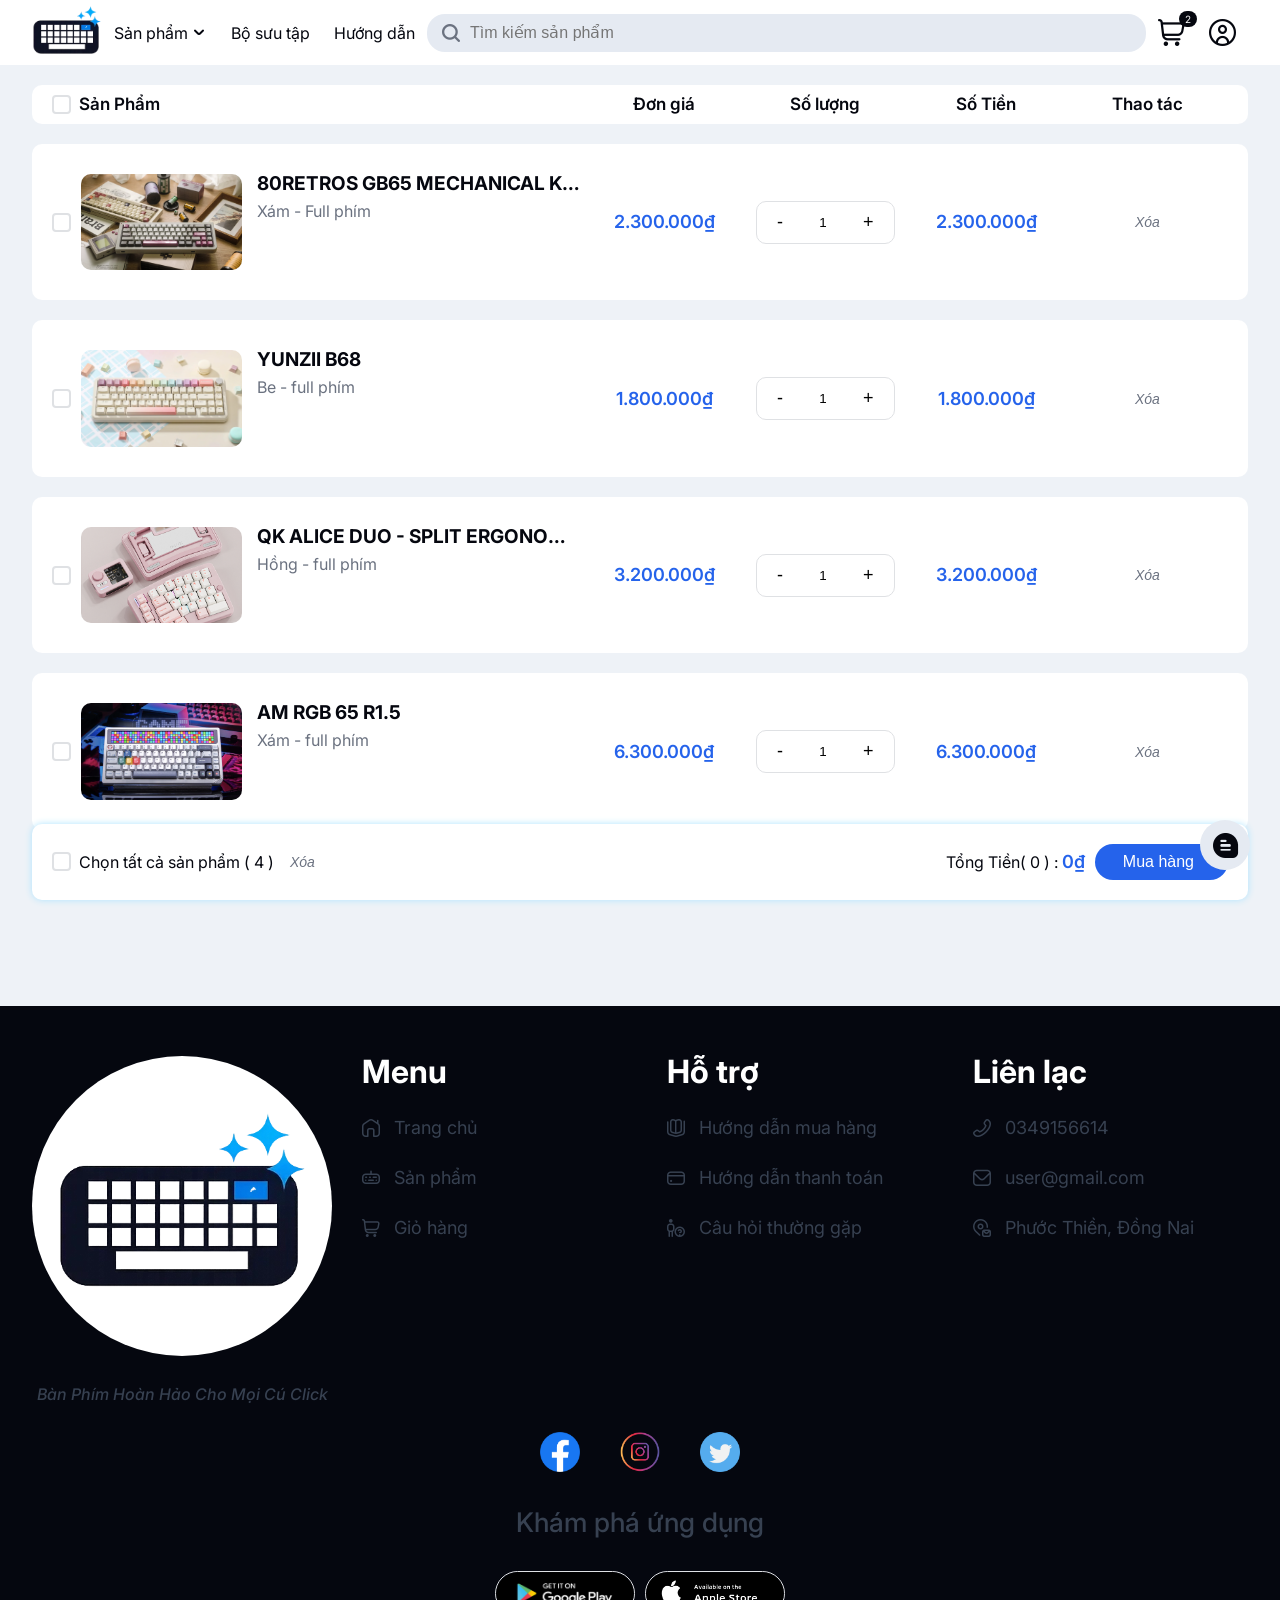
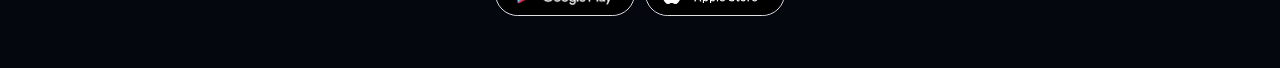
<file: cart.html>
<!doctype html>
<html lang="en">
    <head>
        <meta charset="UTF-8" />
        <meta name="viewport" content="width=device-width, initial-scale=1.0" />
        <title>Giỏ hàng</title>
        <link
            rel="icon"
            type="image/x-icon"
            href="./assets/imgs/logos/light-mode-no-label.webp"
        />
        <!-- reset css -->
        <link rel="stylesheet" href="./assets/css/reset.css" />
        <!-- icon -->
        <link rel="stylesheet" href="./assets/css/icons.css" />

        <link rel="stylesheet" href="./assets/css/main.css" />
        <link rel="stylesheet" href="./assets/css/components/checkbox.css" />
        <link rel="stylesheet" href="./assets/css/components/quantity.css" />

        <link rel="stylesheet" href="./assets/css/pages/cart.css" />
    </head>
    <body>
        <!-- header : start -->
        <header class="container header">
            <label class="header__trigger-sidebar" for="toggle-sidebar">
                <i class="fi fi-br-menu-burger"></i>
            </label>

            <!-- logo : start -->
            <a href="/">
                <img
                    loading="lazy"
                    class="header__logo"
                    src="./assets/imgs/logos/light-mode-no-label.webp"
                    alt="logo"
                />
            </a>
            <!-- logo : end -->
            <!-- nav : start -->
            <nav class="header__nav">
                <ul class="header__nav-list">
                    <li class="header__nav-item">
                        <div class="header__nav-link dropdown-wrap">
                            <span>Sản phẩm</span>
                            <i class="fi fi-br-angle-small-down"></i>
                            <ul class="dropdown product-dropdown">
                                <li>
                                    <a
                                        class="product-dropdown__link"
                                        href="./products.html"
                                    >
                                        <img
                                            loading="lazy"
                                            src="./assets/imgs/icons/keyboard.png"
                                        />
                                        <span>Bàn phím</span>
                                    </a>
                                </li>
                                <li>
                                    <a
                                        class="product-dropdown__link"
                                        href="./products.html"
                                    >
                                        <img
                                            loading="lazy"
                                            src="./assets/imgs/icons/keycap.png"
                                        />
                                        <span>Keycap</span>
                                    </a>
                                </li>
                                <li>
                                    <a
                                        class="product-dropdown__link"
                                        href="./products.html"
                                    >
                                        <img
                                            loading="lazy"
                                            src="./assets/imgs/icons/switch.png"
                                        />
                                        <span>Switch</span>
                                    </a>
                                </li>

                                <li>
                                    <a
                                        class="product-dropdown__link"
                                        href="./products.html"
                                    >
                                        <img
                                            loading="lazy"
                                            src="./assets/imgs/icons/tool.png"
                                        />
                                        <span>Dụng cụ hỗ trợ</span>
                                    </a>
                                </li>
                            </ul>
                        </div>
                    </li>
                    <li class="header__nav-item">
                        <a class="header__nav-link" href="">Bộ sưu tập</a>
                    </li>
                    <li class="header__nav-item">
                        <a class="header__nav-link" href="">Hướng dẫn</a>
                    </li>
                </ul>
            </nav>
            <!-- nav : end -->
            <!-- search : start -->
            <form class="header__search">
                <label for="search"><i class="fi fi-br-search"></i></label>
                <input
                    id="search"
                    name="search"
                    placeholder="Tìm kiếm sản phẩm"
                />
            </form>
            <!-- search : end -->

            <!-- actions : start -->
            <div class="header__actions">
                <div class="header__action dropdown-wrap">
                    <a href="./cart.html" class="header__action-icon">
                        <span class="header__action-badge center">2</span>
                        <i class="fi fi-rr-shopping-cart"></i>
                    </a>
                    <div class="dropdown cart-dropdown">
                        <h3 class="cart-dropdown__head">Sản phẩm mới thêm</h3>
                        <ul class="cart-dropdown__list">
                            <li>
                                <a class="cart-dropdown__link" href="">
                                    <div class="product-small">
                                        <div class="product-small__left">
                                            <div class="product-small__img">
                                                <img
                                                    loading="lazy"
                                                    src="./assets/imgs/keyboards/AM-RGB-65-R1.5/1.webp"
                                                    alt="keyboard"
                                                />
                                            </div>
                                            <span class="product-small_name">
                                                AM RGB 65 R1.5
                                            </span>
                                        </div>
                                        <span class="product-small_price">
                                            1.000.000đ
                                        </span>
                                    </div>
                                </a>
                            </li>
                            <li>
                                <a class="cart-dropdown__link" href="">
                                    <div class="product-small">
                                        <div class="product-small__left">
                                            <div class="product-small__img">
                                                <img
                                                    loading="lazy"
                                                    src="./assets/imgs/keyboards/80Retros-GB65/1.webp"
                                                    alt="keyboard"
                                                />
                                            </div>
                                            <span class="product-small_name">
                                                80Retros GB65
                                            </span>
                                        </div>
                                        <span class="product-small_price">
                                            2.000.000đ
                                        </span>
                                    </div>
                                </a>
                            </li>
                            <li>
                                <a class="cart-dropdown__link" href="">
                                    <div class="product-small">
                                        <div class="product-small__left">
                                            <div class="product-small__img">
                                                <img
                                                    loading="lazy"
                                                    src="./assets/imgs/keyboards/boop-redux/1.webp"
                                                    alt="keyboard"
                                                />
                                            </div>
                                            <span class="product-small_name">
                                                boop redux
                                            </span>
                                        </div>
                                        <span class="product-small_price">
                                            1.500.000đ
                                        </span>
                                    </div>
                                </a>
                            </li>
                            <li>
                                <a class="cart-dropdown__link" href="">
                                    <div class="product-small">
                                        <div class="product-small__left">
                                            <div class="product-small__img">
                                                <img
                                                    loading="lazy"
                                                    src="./assets/imgs/keyboards/Qwertykeys/1.webp"
                                                    alt="keyboard"
                                                />
                                            </div>
                                            <span class="product-small_name">
                                                Qwertykeys
                                            </span>
                                        </div>
                                        <span class="product-small_price">
                                            3.000.000đ
                                        </span>
                                    </div>
                                </a>
                            </li>
                        </ul>
                        <div class="cart-dropdown__tail">
                            <span>Tổng 4 sản phẩm</span>
                            <a href="./cart.html">
                                <button class="button cart-dropdown__btn">
                                    <span>Giỏ hàng</span>
                                    <i class="fi fi-rr-cart-shopping-fast"></i>
                                </button>
                            </a>
                        </div>
                    </div>
                </div>
                <div class="header__action header__action--user dropdown-wrap">
                    <a href="./sign-up.html" class="header__action-icon">
                        <i class="fi fi-rr-circle-user"></i>
                    </a>
                    <ul class="dropdown user-dropdown">
                        <li class="user-dropdown__head">
                            <i class="fi fi-rr-circle-user"></i>
                            <span class="ms-1">user@gmail.com</span>
                        </li>
                        <div class="user-dropdown__line"></div>
                        <li>
                            <a class="user-dropdown__link" href="">Hồ sơ</a>
                        </li>
                        <li>
                            <a class="user-dropdown__link" href="">Cài đặt</a>
                        </li>
                        <li>
                            <a class="user-dropdown__link" href="">Đăng xuất</a>
                        </li>
                    </ul>
                </div>
            </div>
            <!-- actions : end -->
        </header>
        <!-- header : end -->
        <!-- main : start -->
        <main class="main container">
            <form>
                <div class="cart__head">
                    <div class="cart__cell cart__cell--big">
                        <label class="checkbox">
                            <input
                                name="check-all"
                                type="checkbox"
                                class="checkbox__input"
                            />
                            <span class="checkbox__tile">
                                <i class="checkbox__icon fi fi-br-check"></i>
                            </span>
                            <div class="checkbox__label">Sản Phẩm</div>
                        </label>
                        <button class="cart__delete" type="button">Xóa</button>
                    </div>
                    <div class="cart__cell">Đơn giá</div>
                    <div class="cart__cell">Số lượng</div>
                    <div class="cart__cell">Số Tiền</div>
                    <div class="cart__cell">Thao tác</div>
                </div>
                <div class="cart__orders">
                    <div class="cart__order">
                        <div class="cart__cell cart__cell--big">
                            <label class="checkbox">
                                <input
                                    name="checkbox"
                                    type="checkbox"
                                    class="checkbox__input"
                                />
                                <span class="checkbox__tile">
                                    <i
                                        class="checkbox__icon fi fi-br-check"
                                    ></i>
                                </span>
                            </label>
                            <div class="product-summary">
                                <div class="product-summary__img">
                                    <img
                                        src="./assets/imgs/keyboards/80Retros-GB65/1.webp"
                                    />
                                </div>
                                <div class="product-summary__info">
                                    <div class="product-summary__group">
                                        <a
                                            class="product-summary__name"
                                            href="./cart.html"
                                        >
                                            80Retros GB65 Mechanical Keyboard
                                        </a>
                                        <button
                                            class="product-summary__delete"
                                            type="button"
                                        >
                                            <i class="fi fi-rs-trash"></i>
                                        </button>
                                    </div>

                                    <span class="product-summary__desc">
                                        Xám - Full phím
                                    </span>
                                    <div class="product-summary__group">
                                        <span class="cart__order-price">
                                            2.300.000₫
                                        </span>
                                        <div class="quantity">
                                            <button
                                                type="button"
                                                class="quantity__btn quantity__btn--decrease"
                                            >
                                                -
                                            </button>
                                            <input
                                                class="quantity__input"
                                                value="1"
                                                type="text"
                                                maxlength="3"
                                            />
                                            <button
                                                type="button"
                                                class="quantity__btn quantity__btn--increase"
                                            >
                                                +
                                            </button>
                                        </div>
                                    </div>
                                </div>
                            </div>
                        </div>
                        <div class="cart__cell">
                            <span class="cart__order-price">2.300.000₫</span>
                        </div>
                        <div class="cart__cell">
                            <div class="quantity">
                                <button
                                    type="button"
                                    class="quantity__btn quantity__btn--decrease"
                                >
                                    -
                                </button>
                                <input
                                    class="quantity__input"
                                    value="1"
                                    type="text"
                                    maxlength="3"
                                />
                                <button
                                    type="button"
                                    class="quantity__btn quantity__btn--increase"
                                >
                                    +
                                </button>
                            </div>
                        </div>
                        <div class="cart__cell">
                            <span class="cart__order-total">2.300.000₫</span>
                        </div>
                        <div class="cart__cell">
                            <button class="cart__delete" type="button">
                                Xóa
                            </button>
                        </div>
                    </div>
                    <div class="cart__order">
                        <div class="cart__cell cart__cell--big">
                            <label class="checkbox">
                                <input
                                    name="checkbox"
                                    type="checkbox"
                                    class="checkbox__input"
                                />
                                <span class="checkbox__tile">
                                    <i
                                        class="checkbox__icon fi fi-br-check"
                                    ></i>
                                </span>
                            </label>
                            <div class="product-summary">
                                <div class="product-summary__img">
                                    <img
                                        src="./assets/imgs/keyboards/YUNZII-B68/1.webp"
                                    />
                                </div>
                                <div class="product-summary__info">
                                    <div class="product-summary__group">
                                        <a
                                            class="product-summary__name"
                                            href="./cart.html"
                                        >
                                            YUNZII B68
                                        </a>
                                        <button
                                            class="product-summary__delete"
                                            type="button"
                                        >
                                            <i class="fi fi-rs-trash"></i>
                                        </button>
                                    </div>

                                    <span class="product-summary__desc">
                                        Be - full phím
                                    </span>
                                    <div class="product-summary__group">
                                        <span class="cart__order-price">
                                            1.800.000₫
                                        </span>
                                        <div class="quantity">
                                            <button
                                                type="button"
                                                class="quantity__btn quantity__btn--decrease"
                                            >
                                                -
                                            </button>
                                            <input
                                                class="quantity__input"
                                                value="1"
                                                type="text"
                                                maxlength="3"
                                            />
                                            <button
                                                type="button"
                                                class="quantity__btn quantity__btn--increase"
                                            >
                                                +
                                            </button>
                                        </div>
                                    </div>
                                </div>
                            </div>
                        </div>
                        <div class="cart__cell">
                            <span class="cart__order-price">1.800.000₫</span>
                        </div>
                        <div class="cart__cell">
                            <div class="quantity">
                                <button
                                    type="button"
                                    class="quantity__btn quantity__btn--decrease"
                                >
                                    -
                                </button>
                                <input
                                    class="quantity__input"
                                    value="1"
                                    type="text"
                                    maxlength="3"
                                />
                                <button
                                    type="button"
                                    class="quantity__btn quantity__btn--increase"
                                >
                                    +
                                </button>
                            </div>
                        </div>
                        <div class="cart__cell">
                            <span class="cart__order-total">1.800.000₫</span>
                        </div>
                        <div class="cart__cell">
                            <button class="cart__delete" type="button">
                                Xóa
                            </button>
                        </div>
                    </div>
                    <div class="cart__order">
                        <div class="cart__cell cart__cell--big">
                            <label class="checkbox">
                                <input
                                    name="checkbox"
                                    type="checkbox"
                                    class="checkbox__input"
                                />
                                <span class="checkbox__tile">
                                    <i
                                        class="checkbox__icon fi fi-br-check"
                                    ></i>
                                </span>
                            </label>
                            <div class="product-summary">
                                <div class="product-summary__img">
                                    <img
                                        src="./assets/imgs/keyboards/Qwertykeys/1.webp"
                                    />
                                </div>
                                <div class="product-summary__info">
                                    <div class="product-summary__group">
                                        <a
                                            class="product-summary__name"
                                            href="./cart.html"
                                        >
                                            QK Alice Duo - Split Ergonomic
                                        </a>
                                        <button
                                            class="product-summary__delete"
                                            type="button"
                                        >
                                            <i class="fi fi-rs-trash"></i>
                                        </button>
                                    </div>

                                    <span class="product-summary__desc">
                                        Hồng - full phím
                                    </span>
                                    <div class="product-summary__group">
                                        <span class="cart__order-price">
                                            3.200.000₫
                                        </span>
                                        <div class="quantity">
                                            <button
                                                type="button"
                                                class="quantity__btn quantity__btn--decrease"
                                            >
                                                -
                                            </button>
                                            <input
                                                class="quantity__input"
                                                value="1"
                                                type="text"
                                                maxlength="3"
                                            />
                                            <button
                                                type="button"
                                                class="quantity__btn quantity__btn--increase"
                                            >
                                                +
                                            </button>
                                        </div>
                                    </div>
                                </div>
                            </div>
                        </div>
                        <div class="cart__cell">
                            <span class="cart__order-price">3.200.000₫</span>
                        </div>
                        <div class="cart__cell">
                            <div class="quantity">
                                <button
                                    type="button"
                                    class="quantity__btn quantity__btn--decrease"
                                >
                                    -
                                </button>
                                <input
                                    class="quantity__input"
                                    value="1"
                                    type="text"
                                    maxlength="3"
                                />
                                <button
                                    type="button"
                                    class="quantity__btn quantity__btn--increase"
                                >
                                    +
                                </button>
                            </div>
                        </div>
                        <div class="cart__cell">
                            <span class="cart__order-total">3.200.000₫</span>
                        </div>
                        <div class="cart__cell">
                            <button class="cart__delete" type="button">
                                Xóa
                            </button>
                        </div>
                    </div>
                    <div class="cart__order">
                        <div class="cart__cell cart__cell--big">
                            <label class="checkbox">
                                <input
                                    name="checkbox"
                                    type="checkbox"
                                    class="checkbox__input"
                                />
                                <span class="checkbox__tile">
                                    <i
                                        class="checkbox__icon fi fi-br-check"
                                    ></i>
                                </span>
                            </label>
                            <div class="product-summary">
                                <div class="product-summary__img">
                                    <img
                                        src="./assets/imgs/keyboards/AM-RGB-65-R1.5/1.webp"
                                    />
                                </div>
                                <div class="product-summary__info">
                                    <div class="product-summary__group">
                                        <a
                                            class="product-summary__name"
                                            href="./cart.html"
                                        >
                                            AM RGB 65 R1.5
                                        </a>
                                        <button
                                            class="product-summary__delete"
                                            type="button"
                                        >
                                            <i class="fi fi-rs-trash"></i>
                                        </button>
                                    </div>

                                    <span class="product-summary__desc">
                                        Xám - full phím
                                    </span>
                                    <div class="product-summary__group">
                                        <span class="cart__order-price">
                                            6.300.000₫
                                        </span>
                                        <div class="quantity">
                                            <button
                                                type="button"
                                                class="quantity__btn quantity__btn--decrease"
                                            >
                                                -
                                            </button>
                                            <input
                                                class="quantity__input"
                                                value="1"
                                                type="text"
                                                maxlength="3"
                                            />
                                            <button
                                                type="button"
                                                class="quantity__btn quantity__btn--increase"
                                            >
                                                +
                                            </button>
                                        </div>
                                    </div>
                                </div>
                            </div>
                        </div>
                        <div class="cart__cell">
                            <span class="cart__order-price">6.300.000₫</span>
                        </div>
                        <div class="cart__cell">
                            <div class="quantity">
                                <button
                                    type="button"
                                    class="quantity__btn quantity__btn--decrease"
                                >
                                    -
                                </button>
                                <input
                                    class="quantity__input"
                                    value="1"
                                    type="text"
                                    maxlength="3"
                                />
                                <button
                                    type="button"
                                    class="quantity__btn quantity__btn--increase"
                                >
                                    +
                                </button>
                            </div>
                        </div>
                        <div class="cart__cell">
                            <span class="cart__order-total">6.300.000₫</span>
                        </div>
                        <div class="cart__cell">
                            <button class="cart__delete" type="button">
                                Xóa
                            </button>
                        </div>
                    </div>
                </div>
                <div class="cart-tail">
                    <div class="cart-tail__box">
                        <div class="cart-tail__check-all">
                            <label class="checkbox">
                                <input
                                    name="check-all"
                                    type="checkbox"
                                    class="checkbox__input"
                                />
                                <span class="checkbox__tile">
                                    <i
                                        class="checkbox__icon fi fi-br-check"
                                    ></i>
                                </span>
                                <div class="checkbox__label">
                                    Chọn tất cả sản phẩm
                                    <span>( 4 )</span>
                                </div>
                            </label>
                            <button class="cart__delete ms-1">Xóa</button>
                        </div>

                        <div class="cart-tail__text">
                            Tổng Tiền(
                            <span class="cart-tail__selected-count">0</span>
                            ) :
                            <span class="cart-tail__total">0₫</span>
                        </div>
                    </div>

                    <button class="button ms-1">
                        <span>Mua hàng</span>
                        <i class="fa-solid fa-arrow-left"></i>
                    </button>
                </div>
            </form>
        </main>
        <!-- main : end -->
        <!-- footer : start -->
        <footer class="footer">
            <div class="container footer__columns">
                <div class="footer__column footer__column--big">
                    <a class="footer__logo center" href="index.html">
                        <img
                            loading="lazy"
                            src="./assets/imgs/logos/light-mode-no-label.webp"
                            alt="logo"
                        />
                    </a>
                    <h3 class="footer__slogan mt-3">
                        Bàn Phím Hoàn Hảo Cho Mọi Cú Click
                    </h3>
                </div>
                <div class="footer__column">
                    <ul class="footer__list">
                        <li><h3 class="footer__title">Menu</h3></li>
                        <li>
                            <a class="footer__link" href="./index.html">
                                <i class="fi fi-rr-house-chimney"></i>
                                <span>Trang chủ</span>
                            </a>
                        </li>
                        <li>
                            <a class="footer__link" href="./products.html">
                                <i class="fi fi-rr-keyboard"></i>
                                <span>Sản phẩm</span>
                            </a>
                        </li>
                        <li>
                            <a class="footer__link" href="./cart.html">
                                <i class="fi fi-rr-shopping-cart"></i>
                                <span>Giỏ hàng</span>
                            </a>
                        </li>
                    </ul>
                </div>
                <div class="footer__column">
                    <ul class="footer__list">
                        <li>
                            <h3 class="footer__title">Hỗ trợ</h3>
                        </li>
                        <li>
                            <a class="footer__link" href="">
                                <i class="fi fi-rr-book-open-cover"></i>
                                <span>Hướng dẫn mua hàng</span>
                            </a>
                        </li>
                        <li>
                            <a class="footer__link" href="">
                                <i class="fi fi-rr-credit-card"></i>
                                <span>Hướng dẫn thanh toán</span>
                            </a>
                        </li>
                        <li>
                            <a class="footer__link" href="">
                                <i class="fi fi-rr-person-circle-question"></i>
                                <span>Câu hỏi thường gặp</span>
                            </a>
                        </li>
                    </ul>
                </div>
                <div class="footer__column">
                    <ul class="footer__list">
                        <li>
                            <h3 class="footer__title">Liên lạc</h3>
                        </li>
                        <li>
                            <a class="footer__link" href="tel: 000000">
                                <i class="fi fi-rr-phone-flip"></i>
                                <span>0349156614</span>
                            </a>
                        </li>
                        <li>
                            <a
                                class="footer__link"
                                href="mailto:user@gmail.com"
                            >
                                <i class="fi fi-rr-envelope"></i>
                                <span>user@gmail.com</span>
                            </a>
                        </li>
                        <li>
                            <a class="footer__link" href="#">
                                <i class="fi fi-rr-postal-address"></i>
                                <span>Phước Thiền, Đồng Nai</span>
                            </a>
                        </li>
                    </ul>
                </div>
                <div class="footer__column footer__column--big">
                    <div class="footer__logos-social-network">
                        <a href="">
                            <img
                                loading="lazy"
                                src="./assets/imgs/logos/facebook.webp"
                                alt="logo facebook"
                            />
                        </a>
                        <a href="">
                            <img
                                loading="lazy"
                                src="./assets/imgs/logos/instagram.png"
                                alt="logo instagram"
                            />
                        </a>
                        <a href="">
                            <img
                                loading="lazy"
                                src="./assets/imgs/logos/twitter.png"
                                alt="logo twitter"
                            />
                        </a>
                    </div>
                    <span class="footer__label">Khám phá ứng dụng</span>
                    <div class="footer__download-btns">
                        <a href="">
                            <img
                                loading="lazy"
                                src="./assets/imgs/buttons/button-gg-play-dark.png"
                                alt="button gg play"
                            />
                        </a>
                        <a href="">
                            <img
                                loading="lazy"
                                src="./assets/imgs/buttons/button-apple-store-dark.png"
                                alt="button apple store"
                            />
                        </a>
                    </div>
                </div>
            </div>
        </footer>
        <!-- footer : end -->
        <!-- sidebar : start -->
        <input class="toggle-sidebar" id="toggle-sidebar" type="checkbox" />
        <label for="toggle-sidebar" class="modal"></label>
        <aside class="sidebar">
            <div class="header-sidebar">
                <div class="header-sidebar__search">
                    <label for="search">
                        <i class="fi fi-br-search"></i>
                    </label>
                    <input
                        id="search"
                        name="search"
                        placeholder="Tìm kiếm sản phẩm"
                    />
                </div>

                <nav class="header-sidebar__nav mt-2">
                    <ul class="header-sidebar__nav-list">
                        <li>
                            <details class="header-sidebar__details">
                                <summary
                                    class="header-sidebar__details-trigger"
                                >
                                    <span>Sản phẩm</span>

                                    <i
                                        class="angle-down fi fi-br-angle-small-down"
                                    ></i>
                                    <i
                                        class="angle-up fi fi-br-angle-small-up"
                                    ></i>
                                </summary>
                                <ul class="header-sidebar__details-content">
                                    <li>
                                        <a
                                            class="header-sidebar__link"
                                            href="./products.html"
                                        >
                                            Bàn phím
                                        </a>
                                    </li>
                                    <li>
                                        <a
                                            class="header-sidebar__link"
                                            href="./products.html"
                                        >
                                            Keycap
                                        </a>
                                    </li>
                                    <li>
                                        <a
                                            class="header-sidebar__link"
                                            href="./products.html"
                                        >
                                            Switch
                                        </a>
                                    </li>

                                    <li>
                                        <a
                                            class="header-sidebar__link"
                                            href="./products.html"
                                        >
                                            Dụng cụ hỗ trợ
                                        </a>
                                    </li>
                                </ul>
                            </details>
                        </li>
                        <li>
                            <a class="header-sidebar__link" href="">
                                Bộ sưu tập
                            </a>
                        </li>
                        <li>
                            <a class="header-sidebar__link" href="">
                                Hướng dẫn
                            </a>
                        </li>
                    </ul>
                </nav>
                <a class="header-sidebar__tail" href="./sign-up.html">
                    <div class="header-sidebar__user">
                        <i class="fi fi-rr-circle-user"></i>
                        <span>Đăng ký / Đăng nhập</span>
                    </div>

                    <i class="header-sidebar__setting fi fi-sr-settings"></i>
                </a>
            </div>
        </aside>
        <!-- sidebar : end -->
        <!-- chat : start -->
        <div class="chat">
            <label for="toggle-chat-box" class="chat__trigger center">
                <i class="fi fi-sr-comment"></i>
            </label>
            <input id="toggle-chat-box" type="checkbox" />
            <div class="chat-box">
                <div class="chat-box__head">
                    <img
                        loading="lazy"
                        src="./assets/imgs/icons/chat-bot.avif"
                        alt="avatar chatbot"
                    />
                    <span>Chatbot hỗ trợ</span>
                    <label class="chat-box__close" for="toggle-chat-box">
                        <i class="fi fi-br-cross-small"></i>
                    </label>
                </div>
                <ul class="chat-box__messages">
                    <li class="chat-box__message">
                        <img
                            loading="lazy"
                            src="./assets/imgs/icons/chat-bot.avif"
                            alt="avatar chatbot"
                        />
                        <p class="chat-box__text chat-box__text--bot">
                            <span>Bạn cần tui giúp gì</span>
                            <br />
                            <span class="chat-box__time">7:24 PM</span>
                        </p>
                    </li>
                    <li class="chat-box__message">
                        <p class="chat-box__text chat-box__text--user">
                            <span>Tui đang muốn build bàn phím cơ</span>
                            <br />
                            <span class="chat-box__time">7:24 PM</span>
                        </p>
                    </li>
                </ul>
                <form class="chat-box__input">
                    <input placeholder="Aa" name="chat-input" />
                    <button type="submit" class="chat-box__btn">
                        <i class="fi fi-ss-paper-plane-top"></i>
                    </button>
                </form>
            </div>
        </div>
        <!-- chat : end -->
        <script type="module" src="./assets/js/components/quantity.js"></script>
    </body>
</html>
</file>
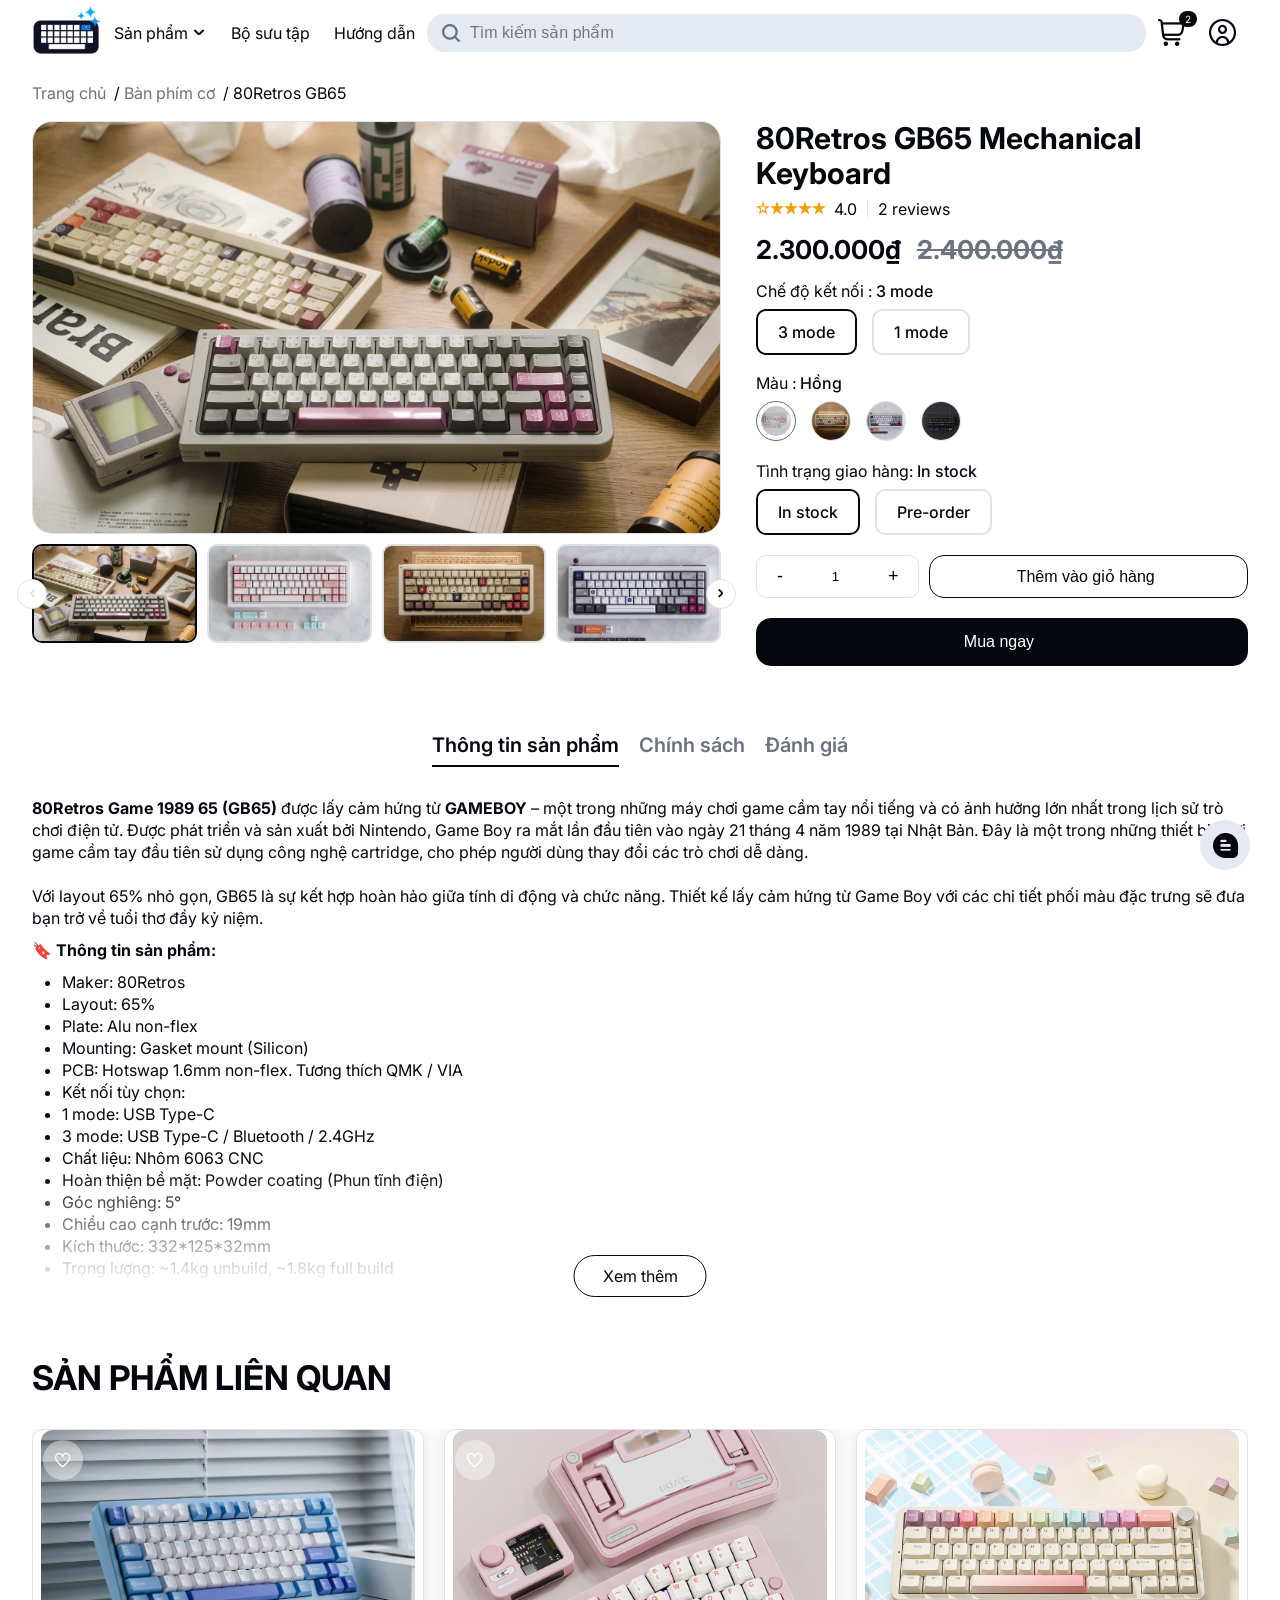
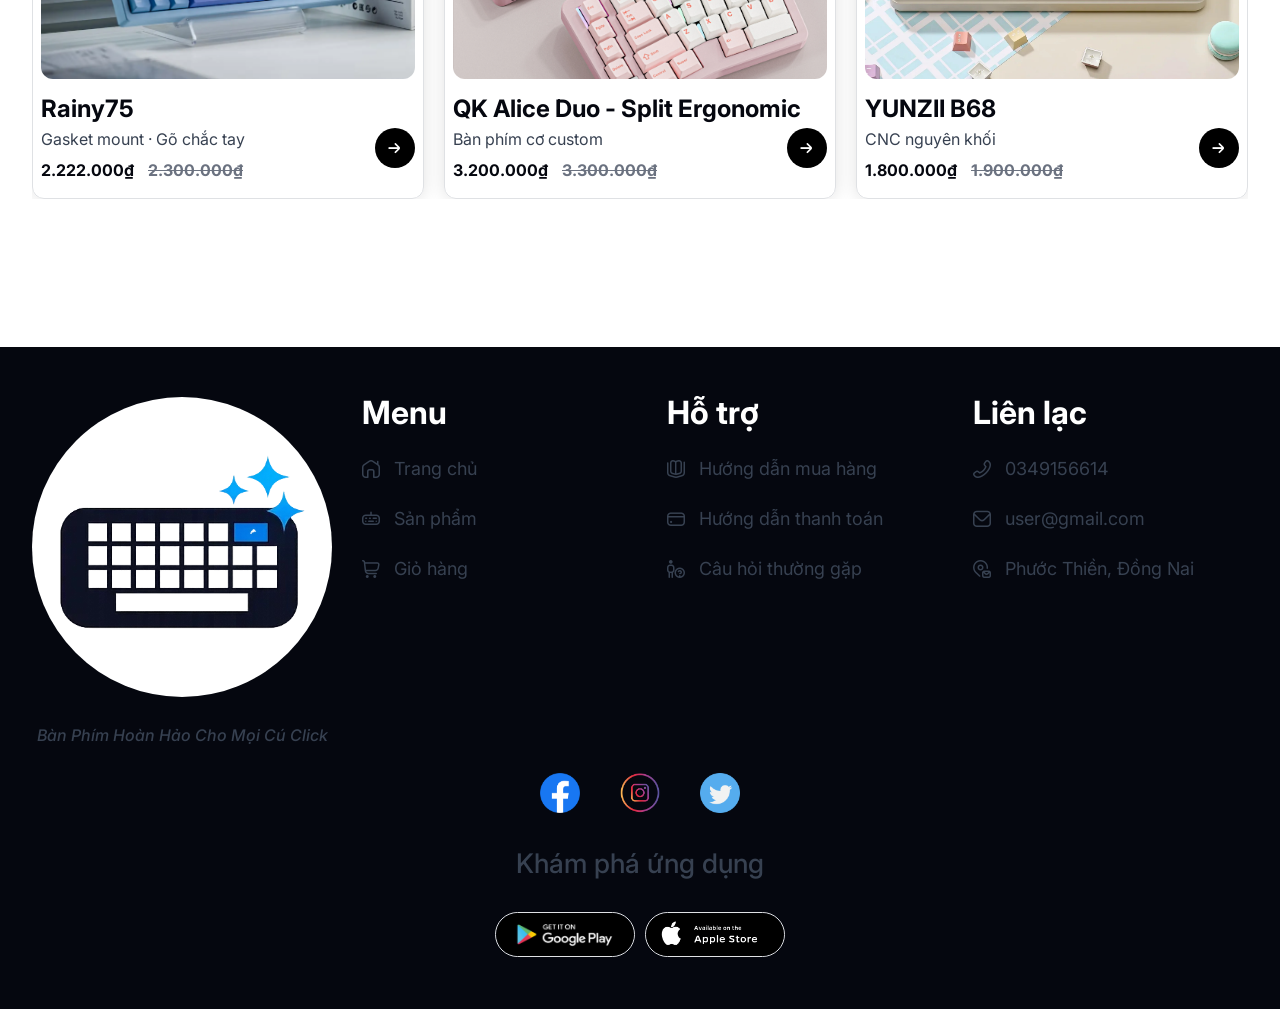
<file: detail.html>
<!doctype html>
<html lang="en">
    <head>
        <meta charset="UTF-8" />
        <meta name="viewport" content="width=device-width, initial-scale=1.0" />
        <title>Sản phẩm</title>

        <link
            rel="icon"
            type="image/x-icon"
            href="./assets/imgs/logos/light-mode-no-label.webp"
        />
        <!-- reset css -->
        <link rel="stylesheet" href="./assets/css/reset.css" />
        <!-- icon -->
        <link rel="stylesheet" href="./assets/css/icons.css" />

        <link rel="stylesheet" href="./assets/css/main.css" />
        <link rel="stylesheet" href="./assets/css/components/product.css" />
        <link rel="stylesheet" href="./assets/css/components/quantity.css" />
        <link rel="stylesheet" href="./assets/css/pages/detail.css" />
    </head>
    <body>
        <div class="wrapper">
            <!-- header : start -->
            <header class="container header">
                <label class="header__trigger-sidebar" for="toggle-sidebar">
                    <i class="fi fi-br-menu-burger"></i>
                </label>

                <!-- logo : start -->
                <a href="/">
                    <img
                        loading="lazy"
                        class="header__logo"
                        src="./assets/imgs/logos/light-mode-no-label.webp"
                        alt="logo"
                    />
                </a>
                <!-- logo : end -->
                <!-- nav : start -->
                <nav class="header__nav">
                    <ul class="header__nav-list">
                        <li class="header__nav-item">
                            <div class="header__nav-link dropdown-wrap">
                                <span>Sản phẩm</span>
                                <i class="fi fi-br-angle-small-down"></i>
                                <ul class="dropdown product-dropdown">
                                    <li>
                                        <a
                                            class="product-dropdown__link"
                                            href="./products.html"
                                        >
                                            <img
                                                loading="lazy"
                                                src="./assets/imgs/icons/keyboard.png"
                                            />
                                            <span>Bàn phím</span>
                                        </a>
                                    </li>
                                    <li>
                                        <a
                                            class="product-dropdown__link"
                                            href="./products.html"
                                        >
                                            <img
                                                loading="lazy"
                                                src="./assets/imgs/icons/keycap.png"
                                            />
                                            <span>Keycap</span>
                                        </a>
                                    </li>
                                    <li>
                                        <a
                                            class="product-dropdown__link"
                                            href="./products.html"
                                        >
                                            <img
                                                loading="lazy"
                                                src="./assets/imgs/icons/switch.png"
                                            />
                                            <span>Switch</span>
                                        </a>
                                    </li>

                                    <li>
                                        <a
                                            class="product-dropdown__link"
                                            href="./products.html"
                                        >
                                            <img
                                                loading="lazy"
                                                src="./assets/imgs/icons/tool.png"
                                            />
                                            <span>Dụng cụ hỗ trợ</span>
                                        </a>
                                    </li>
                                </ul>
                            </div>
                        </li>
                        <li class="header__nav-item">
                            <a class="header__nav-link" href="">Bộ sưu tập</a>
                        </li>
                        <li class="header__nav-item">
                            <a class="header__nav-link" href="">Hướng dẫn</a>
                        </li>
                    </ul>
                </nav>
                <!-- nav : end -->
                <!-- search : start -->
                <form class="header__search">
                    <label for="search"><i class="fi fi-br-search"></i></label>
                    <input
                        id="search"
                        name="search"
                        placeholder="Tìm kiếm sản phẩm"
                    />
                </form>
                <!-- search : end -->

                <!-- actions : start -->
                <div class="header__actions">
                    <div class="header__action dropdown-wrap">
                        <a href="./cart.html" class="header__action-icon">
                            <span class="header__action-badge center">2</span>
                            <i class="fi fi-rr-shopping-cart"></i>
                        </a>
                        <div class="dropdown cart-dropdown">
                            <h3 class="cart-dropdown__head">
                                Sản phẩm mới thêm
                            </h3>
                            <ul class="cart-dropdown__list">
                                <li>
                                    <a class="cart-dropdown__link" href="">
                                        <div class="product-small">
                                            <div class="product-small__left">
                                                <div class="product-small__img">
                                                    <img
                                                        loading="lazy"
                                                        src="./assets/imgs/keyboards/AM-RGB-65-R1.5/1.webp"
                                                        alt="keyboard"
                                                    />
                                                </div>
                                                <span
                                                    class="product-small_name"
                                                >
                                                    AM RGB 65 R1.5
                                                </span>
                                            </div>
                                            <span class="product-small_price">
                                                1.000.000đ
                                            </span>
                                        </div>
                                    </a>
                                </li>
                                <li>
                                    <a class="cart-dropdown__link" href="">
                                        <div class="product-small">
                                            <div class="product-small__left">
                                                <div class="product-small__img">
                                                    <img
                                                        loading="lazy"
                                                        src="./assets/imgs/keyboards/80Retros-GB65/1.webp"
                                                        alt="keyboard"
                                                    />
                                                </div>
                                                <span
                                                    class="product-small_name"
                                                >
                                                    80Retros GB65
                                                </span>
                                            </div>
                                            <span class="product-small_price">
                                                2.000.000đ
                                            </span>
                                        </div>
                                    </a>
                                </li>
                                <li>
                                    <a class="cart-dropdown__link" href="">
                                        <div class="product-small">
                                            <div class="product-small__left">
                                                <div class="product-small__img">
                                                    <img
                                                        loading="lazy"
                                                        src="./assets/imgs/keyboards/boop-redux/1.webp"
                                                        alt="keyboard"
                                                    />
                                                </div>
                                                <span
                                                    class="product-small_name"
                                                >
                                                    boop redux
                                                </span>
                                            </div>
                                            <span class="product-small_price">
                                                1.500.000đ
                                            </span>
                                        </div>
                                    </a>
                                </li>
                                <li>
                                    <a class="cart-dropdown__link" href="">
                                        <div class="product-small">
                                            <div class="product-small__left">
                                                <div class="product-small__img">
                                                    <img
                                                        loading="lazy"
                                                        src="./assets/imgs/keyboards/Qwertykeys/1.webp"
                                                        alt="keyboard"
                                                    />
                                                </div>
                                                <span
                                                    class="product-small_name"
                                                >
                                                    Qwertykeys
                                                </span>
                                            </div>
                                            <span class="product-small_price">
                                                3.000.000đ
                                            </span>
                                        </div>
                                    </a>
                                </li>
                            </ul>
                            <div class="cart-dropdown__tail">
                                <span>Tổng 4 sản phẩm</span>
                                <a href="./cart.html">
                                    <button class="button cart-dropdown__btn">
                                        <span>Giỏ hàng</span>
                                        <i
                                            class="fi fi-rr-cart-shopping-fast"
                                        ></i>
                                    </button>
                                </a>
                            </div>
                        </div>
                    </div>
                    <div
                        class="header__action header__action--user dropdown-wrap"
                    >
                        <a href="./sign-up.html" class="header__action-icon">
                            <i class="fi fi-rr-circle-user"></i>
                        </a>
                        <ul class="dropdown user-dropdown">
                            <li class="user-dropdown__head">
                                <i class="fi fi-rr-circle-user"></i>
                                <span class="ms-1">user@gmail.com</span>
                            </li>
                            <div class="user-dropdown__line"></div>
                            <li>
                                <a class="user-dropdown__link" href="">Hồ sơ</a>
                            </li>
                            <li>
                                <a class="user-dropdown__link" href="">
                                    Cài đặt
                                </a>
                            </li>
                            <li>
                                <a class="user-dropdown__link" href="">
                                    Đăng xuất
                                </a>
                            </li>
                        </ul>
                    </div>
                </div>
                <!-- actions : end -->
            </header>
            <!-- header : end -->

            <!-- main : start -->
            <main class="main container">
                <!-- breadcrumb : start -->
                <section class="breadcrumb reveal">
                    <a href="./index.html">Trang chủ</a>
                    &nbsp /&nbsp
                    <a href="./products.html">Bàn phím cơ</a>
                    &nbsp /&nbsp
                    <span>80Retros GB65</span>
                </section>
                <!-- breadcrumb : end -->
                <!-- product detail : start -->
                <section class="product-detail reveal">
                    <div class="product-detail__gallery">
                        <div class="product-detail__big-img">
                            <img
                                loading="lazy"
                                src="./assets/imgs/keyboards/80Retros-GB65/1.webp"
                                alt="keyboard"
                            />
                        </div>
                        <div class="gallery-carousel">
                            <div class="gallery-carousel__viewport mt-1">
                                <div class="gallery-carousel__track">
                                    <div
                                        class="gallery-carousel__item gallery-carousel__item--active"
                                    >
                                        <img
                                            loading="lazy"
                                            alt="keyboard"
                                            src="./assets/imgs/keyboards/80Retros-GB65/1.webp"
                                        />
                                    </div>
                                    <div class="gallery-carousel__item">
                                        <img
                                            loading="lazy"
                                            alt="keyboard"
                                            src="./assets/imgs/keyboards/80Retros-GB65/pink.webp"
                                        />
                                    </div>

                                    <div class="gallery-carousel__item">
                                        <img
                                            loading="lazy"
                                            alt="keyboard"
                                            src="./assets/imgs/keyboards/80Retros-GB65/warm-gray.webp"
                                        />
                                    </div>
                                    <div class="gallery-carousel__item">
                                        <img
                                            loading="lazy"
                                            alt="keyboard"
                                            src="./assets/imgs/keyboards/80Retros-GB65/cool-grey.webp"
                                        />
                                    </div>
                                    <div class="gallery-carousel__item">
                                        <img
                                            loading="lazy"
                                            alt="keyboard"
                                            src="./assets/imgs/keyboards/80Retros-GB65/black.webp"
                                        />
                                    </div>
                                    <div class="gallery-carousel__item">
                                        <img
                                            loading="lazy"
                                            alt="keyboard"
                                            src="./assets/imgs/keyboards/80Retros-GB65/2.webp"
                                        />
                                    </div>
                                </div>
                            </div>

                            <button
                                class="gallery-carousel__btn center gallery-carousel__btn--prev gallery-carousel__btn--disable"
                            >
                                <i class="fi fi-sr-angle-small-left"></i>
                            </button>
                            <button
                                class="gallery-carousel__btn center gallery-carousel__btn--next"
                            >
                                <i class="fi fi-sr-angle-small-right"></i>
                            </button>
                        </div>
                    </div>
                    <form class="product-detail__info">
                        <h3 class="product__name mb-1">
                            80Retros GB65 Mechanical Keyboard
                        </h3>
                        <div class="product__state-bar mb-2">
                            <div class="product__evaluate">
                                <div class="product__stars">
                                    <i class="fi fi-rs-star"></i>
                                    <i class="fi fi-ss-star"></i>
                                    <i class="fi fi-ss-star"></i>
                                    <i class="fi fi-ss-star"></i>
                                    <i class="fi fi-ss-star"></i>
                                </div>
                                <span>4.0</span>
                            </div>
                            <span class="product__separate mx-1"></span>
                            <span class="product__review">2 reviews</span>
                        </div>

                        <div class="product__price product__price--detail my-2">
                            <span class="product__sale-price me-1">
                                2.300.000₫
                            </span>
                            <span class="product__origin-price">
                                2.400.000₫
                            </span>
                        </div>
                        <div class="product__group my-2">
                            <div class="product__label">
                                <span>Chế độ kết nối :</span>
                                <span>3 mode</span>
                            </div>
                            <div class="product__options product__options--btn">
                                <div class="product__option center">
                                    <input
                                        id="3-mode"
                                        name="connect-mode"
                                        value="3-mode"
                                        data-option="3 mode"
                                        type="radio"
                                        checked
                                    />

                                    <label for="3-mode">3 mode</label>
                                </div>
                                <div class="product__option center">
                                    <input
                                        id="1-mode"
                                        name="connect-mode"
                                        value="1-mode"
                                        data-option="1 mode"
                                        type="radio"
                                    />

                                    <label for="1-mode">1 mode</label>
                                </div>
                            </div>
                        </div>
                        <div class="product__group my-2">
                            <div class="product__label">
                                <span>Màu :</span>
                                <span>Hồng</span>
                            </div>

                            <div
                                class="product__options product__options--color"
                            >
                                <div class="product__option center">
                                    <input
                                        id="pink-color"
                                        name="color"
                                        value="pink"
                                        data-option="Hồng"
                                        data-index="1"
                                        type="radio"
                                        checked
                                    />

                                    <label for="pink-color">
                                        <img
                                            src="./assets/imgs/keyboards/80Retros-GB65/pink.webp"
                                            alt="80Retros-GB65 pink"
                                        />
                                    </label>
                                </div>
                                <div class="product__option center">
                                    <input
                                        id="warm-gray-color"
                                        name="color"
                                        value="warm-gray"
                                        data-option="Warm gray"
                                        data-index="0"
                                        type="radio"
                                    />
                                    <label for="warm-gray-color">
                                        <img
                                            src="./assets/imgs/keyboards/80Retros-GB65/warm-gray.webp"
                                            alt="80Retros-GB65 warm gray"
                                        />
                                    </label>
                                </div>
                                <div class="product__option center">
                                    <input
                                        id="cool-grey-color"
                                        name="color"
                                        value="cool-grey"
                                        data-option="Cool grey"
                                        data-index="3"
                                        type="radio"
                                    />
                                    <label for="cool-grey-color">
                                        <img
                                            src="./assets/imgs/keyboards/80Retros-GB65/cool-grey.webp"
                                            alt="80Retros-GB65 cool grey"
                                        />
                                    </label>
                                </div>
                                <div class="product__option center">
                                    <input
                                        id="black-color"
                                        name="color"
                                        value="black"
                                        data-option="Đen"
                                        data-index="4"
                                        type="radio"
                                    />
                                    <label for="black-color">
                                        <img
                                            src="./assets/imgs/keyboards/80Retros-GB65/black.webp"
                                            alt="80Retros-GB65 cool grey"
                                        />
                                    </label>
                                </div>
                            </div>
                        </div>
                        <div class="product__group my-2">
                            <div class="product__label">
                                <span>Tình trạng giao hàng:</span>
                                <span>In stock</span>
                            </div>

                            <div class="product__options product__options--btn">
                                <div class="product__option center">
                                    <input
                                        id="in-stock"
                                        name="shipping-status"
                                        value="in-stock"
                                        data-option="In stock"
                                        type="radio"
                                        checked
                                    />

                                    <label for="in-stock">In stock</label>
                                </div>
                                <div class="product__option center">
                                    <input
                                        id="pre-order"
                                        name="shipping-status"
                                        value="pre-order"
                                        data-option="Pre-order"
                                        type="radio"
                                    />

                                    <label for="pre-order">Pre-order</label>
                                </div>
                            </div>
                        </div>

                        <div class="product__group product__group--row">
                            <div class="quantity">
                                <button
                                    type="button"
                                    class="quantity__btn quantity__btn--decrease"
                                >
                                    -
                                </button>
                                <input
                                    class="quantity__input"
                                    value="1"
                                    type="text"
                                    maxlength="3"
                                />
                                <button
                                    type="button"
                                    class="quantity__btn quantity__btn--increase"
                                >
                                    +
                                </button>
                            </div>
                            <button
                                class="button button--outline add-to-cart-btn"
                                href=""
                            >
                                <span>Thêm vào giỏ hàng</span>
                                <i class="fa-solid fa-cart-shopping"></i>
                            </button>
                        </div>

                        <button class="button buy-now-btn mt-2">
                            <span>Mua ngay</span>
                            <i class="fa-solid fa-money-bill"></i>
                        </button>
                    </form>
                </section>
                <!-- product detail : end -->

                <!-- tabs : start -->
                <section id="tabs" class="tabs reveal">
                    <nav class="tabs__nav">
                        <ul class="tabs__nav-list">
                            <li
                                data-tab="desc"
                                class="tabs__nav-item tabs__nav-item--active"
                            >
                                Thông tin sản phẩm
                            </li>
                            <li data-tab="policy" class="tabs__nav-item">
                                Chính sách
                            </li>
                            <li data-tab="evaluate" class="tabs__nav-item">
                                Đánh giá
                            </li>
                        </ul>
                    </nav>
                    <div class="tab desc-tab tab--active">
                        <p>
                            <b>80Retros Game 1989 65 (GB65)</b>
                            được lấy cảm hứng từ
                            <b>GAMEBOY</b>
                            – một trong những máy chơi game cầm tay nổi tiếng và
                            có ảnh hưởng lớn nhất trong lịch sử trò chơi điện
                            tử. Được phát triển và sản xuất bởi Nintendo, Game
                            Boy ra mắt lần đầu tiên vào ngày 21 tháng 4 năm 1989
                            tại Nhật Bản. Đây là một trong những thiết bị chơi
                            game cầm tay đầu tiên sử dụng công nghệ cartridge,
                            cho phép người dùng thay đổi các trò chơi dễ dàng.
                        </p>
                        <br />
                        <p>
                            Với layout 65% nhỏ gọn, GB65 là sự kết hợp hoàn hảo
                            giữa tính di động và chức năng. Thiết kế lấy cảm
                            hứng từ Game Boy với các chi tiết phối màu đặc trưng
                            sẽ đưa bạn trở về tuổi thơ đầy kỷ niệm.
                        </p>
                        <h3 class="my-1">
                            <b>🔖 Thông tin sản phẩm:</b>
                        </h3>
                        <ul class="ms-3">
                            <li>Maker: 80Retros</li>
                            <li>Layout: 65%</li>
                            <li>Plate: Alu non-flex</li>
                            <li>Mounting: Gasket mount (Silicon)</li>
                            <li>
                                PCB: Hotswap 1.6mm non-flex. Tương thích QMK /
                                VIA
                            </li>
                            <li>
                                Kết nối tùy chọn:&nbsp;
                                <ul>
                                    <li>1 mode: USB Type-C</li>
                                    <li>
                                        3 mode: USB Type-C / Bluetooth / 2.4GHz
                                    </li>
                                </ul>
                            </li>
                            <li>Chất liệu: Nhôm 6063 CNC</li>
                            <li>
                                Hoàn thiện bề mặt: Powder coating (Phun tĩnh
                                điện)
                            </li>
                            <li>Góc nghiêng: 5°</li>
                            <li>Chiều cao cạnh trước: 19mm</li>
                            <li>Kích thước: 332*125*32mm</li>
                            <li>
                                Trọng lượng: ~1.4kg unbuild, ~1.8kg full build
                            </li>
                        </ul>
                        <h3 class="my-3"><b>Cấu trúc bàn phím</b></h3>
                        <img
                            src="./assets/imgs/keyboards/80Retros-GB65/structure.webp"
                            alt=""
                        />
                        <img
                            src="./assets/imgs/keyboards/80Retros-GB65/size.webp"
                            alt=""
                        />

                        <input type="checkbox" id="toggle-see-more" />
                        <div class="center">
                            <label
                                class="button button--outline see-more-btn"
                                for="toggle-see-more"
                            >
                                Xem thêm
                            </label>
                            <label
                                class="button button--outline summary-btn"
                                for="toggle-see-more"
                            >
                                Thu gọn
                            </label>
                        </div>
                    </div>
                    <div class="tab policy-tab">policy tab</div>
                    <div class="tab evaluate-tab">evaluate tab</div>
                </section>
                <!-- tabs : end -->
                <!-- suggest product : start -->
                <section class="suggest">
                    <div class="products-carousel my-3">
                        <h3 class="title mb-3 reveal">SẢN PHẨM LIÊN QUAN</h3>
                        <div class="products-carousel__viewport">
                            <div class="products-carousel__track">
                                <div class="product">
                                    <a href="./detail.html">
                                        <div class="product__imgs">
                                            <img
                                                loading="lazy"
                                                src="./assets/imgs/keyboards/rainy-75/1.webp"
                                            />
                                            <img
                                                loading="lazy"
                                                src="./assets/imgs/keyboards/rainy-75/2.webp"
                                            />
                                        </div>
                                        <div class="product__badge">
                                            <i class="fi fi-rs-heart"></i>
                                        </div>
                                        <h3 class="product__title">Rainy75</h3>
                                    </a>
                                    <span class="product__subtitle">
                                        Gasket mount · Gõ chắc tay
                                    </span>
                                    <div class="product__price">
                                        <span class="product__sale-price me-1">
                                            2.222.000₫
                                        </span>
                                        <span class="product__origin-price">
                                            2.300.000₫
                                        </span>
                                    </div>
                                    <a href="">
                                        <button class="product__btn">
                                            <i
                                                class="fi fi-rr-arrow-small-right"
                                            ></i>
                                        </button>
                                    </a>
                                </div>
                                <div class="product">
                                    <a href="./detail.html">
                                        <div class="product__imgs">
                                            <img
                                                loading="lazy"
                                                src="./assets/imgs/keyboards/Qwertykeys/1.webp"
                                            />
                                            <img
                                                loading="lazy"
                                                src="./assets/imgs/keyboards/Qwertykeys/2.webp"
                                            />
                                        </div>
                                        <div class="product__badge">
                                            <i class="fi fi-rs-heart"></i>
                                        </div>
                                        <h3 class="product__title">
                                            QK Alice Duo - Split Ergonomic
                                        </h3>
                                    </a>
                                    <span class="product__subtitle">
                                        Bàn phím cơ custom
                                    </span>
                                    <div class="product__price">
                                        <span class="product__sale-price me-1">
                                            3.200.000₫
                                        </span>
                                        <span class="product__origin-price">
                                            3.300.000₫
                                        </span>
                                    </div>
                                    <a href="">
                                        <button class="product__btn">
                                            <i
                                                class="fi fi-rr-arrow-small-right"
                                            ></i>
                                        </button>
                                    </a>
                                </div>
                                <div class="product">
                                    <a href="./detail.html">
                                        <div class="product__imgs">
                                            <img
                                                loading="lazy"
                                                src="./assets/imgs/keyboards/YUNZII-B68/1.webp"
                                            />
                                            <img
                                                loading="lazy"
                                                src="./assets/imgs/keyboards/YUNZII-B68/2.webp"
                                            />
                                        </div>
                                        <div class="product__badge">
                                            <i class="fi fi-rs-heart"></i>
                                        </div>
                                        <h3 class="product__title">
                                            YUNZII B68
                                        </h3>
                                    </a>
                                    <span class="product__subtitle">
                                        CNC nguyên khối
                                    </span>
                                    <div class="product__price">
                                        <span class="product__sale-price me-1">
                                            1.800.000₫
                                        </span>
                                        <span class="product__origin-price">
                                            1.900.000₫
                                        </span>
                                    </div>
                                    <a href="">
                                        <button class="product__btn">
                                            <i
                                                class="fi fi-rr-arrow-small-right"
                                            ></i>
                                        </button>
                                    </a>
                                </div>
                                <div class="product">
                                    <a href="./detail.html">
                                        <div class="product__imgs">
                                            <img
                                                loading="lazy"
                                                src="./assets/imgs/keyboards/80Retros-GB65/1.webp"
                                            />
                                            <img
                                                loading="lazy"
                                                src="./assets/imgs/keyboards/80Retros-GB65/2.webp"
                                            />
                                        </div>
                                        <div class="product__badge">
                                            <i class="fi fi-rs-heart"></i>
                                        </div>
                                        <h3 class="product__title">
                                            80Retros GB65
                                        </h3>
                                    </a>
                                    <span class="product__subtitle">
                                        Custom Keyboard
                                    </span>
                                    <div class="product__price">
                                        <span class="product__sale-price me-1">
                                            2.300.000₫
                                        </span>
                                        <span class="product__origin-price">
                                            2.400.000₫
                                        </span>
                                    </div>
                                    <a href="">
                                        <button class="product__btn">
                                            <i
                                                class="fi fi-rr-arrow-small-right"
                                            ></i>
                                        </button>
                                    </a>
                                </div>
                                <div class="product">
                                    <a href="./detail.html">
                                        <div class="product__imgs">
                                            <img
                                                loading="lazy"
                                                src="./assets/imgs/keyboards/AM-RGB-65-R1.5/7.webp"
                                            />
                                            <img
                                                loading="lazy"
                                                src="./assets/imgs/keyboards/AM-RGB-65-R1.5/2.webp"
                                            />
                                        </div>
                                        <div class="product__badge">
                                            <i class="fi fi-rs-heart"></i>
                                        </div>
                                        <h3 class="product__title">
                                            AM RGB 65 R1.5
                                        </h3>
                                    </a>
                                    <span class="product__subtitle">
                                        Bàn phím cơ cao cấp
                                    </span>
                                    <div class="product__price">
                                        <span class="product__sale-price me-1">
                                            6.300.000₫
                                        </span>
                                        <span class="product__origin-price">
                                            6.400.000₫
                                        </span>
                                    </div>
                                    <a>
                                        <button class="product__btn">
                                            <i
                                                class="fi fi-rr-arrow-small-right"
                                            ></i>
                                        </button>
                                    </a>
                                </div>
                                <div class="product">
                                    <a href="./detail.html">
                                        <div class="product__imgs">
                                            <img
                                                loading="lazy"
                                                src="./assets/imgs/keyboards/Freya-Ultra/2-1024x1024.jpg"
                                            />
                                            <img
                                                loading="lazy"
                                                src="./assets/imgs/keyboards/Freya-Ultra/5-1024x1024.jpg"
                                            />
                                        </div>
                                        <div class="product__badge">
                                            <i class="fi fi-rs-heart"></i>
                                        </div>
                                        <h3 class="product__title">
                                            Freya Ultra
                                        </h3>
                                    </a>
                                    <span class="product__subtitle">
                                        Độ trễ thấp · Phản hồi nhanh
                                    </span>
                                    <div class="product__price">
                                        <span class="product__sale-price me-1">
                                            5.999.000₫
                                        </span>
                                        <span class="product__origin-price">
                                            6.299.000₫
                                        </span>
                                    </div>
                                    <a href="">
                                        <button class="product__btn">
                                            <i
                                                class="fi fi-rr-arrow-small-right"
                                            ></i>
                                        </button>
                                    </a>
                                </div>
                                <div class="product">
                                    <a href="./detail.html">
                                        <div class="product__imgs">
                                            <img
                                                loading="lazy"
                                                src="./assets/imgs/keyboards/New-Wind-X80-Classic/1.webp"
                                            />
                                            <img
                                                loading="lazy"
                                                src="./assets/imgs/keyboards/New-Wind-X80-Classic/2.webp"
                                            />
                                        </div>
                                        <div class="product__badge">
                                            <i class="fi fi-rs-heart"></i>
                                        </div>
                                        <h3 class="product__title">
                                            New Wind X80 Classic
                                        </h3>
                                    </a>
                                    <span class="product__subtitle">
                                        Bàn phím cơ layout 87%
                                    </span>
                                    <div class="product__price">
                                        <span class="product__sale-price me-1">
                                            3.999.000₫
                                        </span>
                                        <span class="product__origin-price">
                                            4.239.000₫
                                        </span>
                                    </div>
                                    <a href="">
                                        <button class="product__btn">
                                            <i
                                                class="fi fi-rr-arrow-small-right"
                                            ></i>
                                        </button>
                                    </a>
                                </div>
                                <div class="product">
                                    <a href="./detail.html">
                                        <div class="product__imgs">
                                            <img
                                                loading="lazy"
                                                src="./assets/imgs/keyboards/boop-redux/1.webp"
                                            />
                                            <img
                                                loading="lazy"
                                                src="./assets/imgs/keyboards/boop-redux/2.webp"
                                            />
                                        </div>
                                        <div class="product__badge">
                                            <i class="fi fi-rs-heart"></i>
                                        </div>
                                        <h3 class="product__title">
                                            Boop Redux
                                        </h3>
                                    </a>
                                    <span class="product__subtitle">
                                        Bàn phím cơ gõ êm
                                    </span>
                                    <div class="product__price">
                                        <span class="product__sale-price me-1">
                                            1.922.000₫
                                        </span>
                                        <span class="product__origin-price">
                                            2.322.000₫
                                        </span>
                                    </div>
                                    <a href="">
                                        <button class="product__btn">
                                            <i
                                                class="fi fi-rr-arrow-small-right"
                                            ></i>
                                        </button>
                                    </a>
                                </div>
                            </div>
                        </div>
                        <ul class="products-carousel__pagination reveal"></ul>
                    </div>
                </section>
                <!-- product suggest : end -->
            </main>
            <!-- main : end -->
            <!-- footer : start -->
            <footer class="footer">
                <div class="container footer__columns">
                    <div class="footer__column footer__column--big">
                        <a class="footer__logo center" href="index.html">
                            <img
                                loading="lazy"
                                src="./assets/imgs/logos/light-mode-no-label.webp"
                                alt="logo"
                            />
                        </a>
                        <h3 class="footer__slogan mt-3">
                            Bàn Phím Hoàn Hảo Cho Mọi Cú Click
                        </h3>
                    </div>
                    <div class="footer__column">
                        <ul class="footer__list">
                            <li><h3 class="footer__title">Menu</h3></li>
                            <li>
                                <a class="footer__link" href="./index.html">
                                    <i class="fi fi-rr-house-chimney"></i>
                                    <span>Trang chủ</span>
                                </a>
                            </li>
                            <li>
                                <a class="footer__link" href="./products.html">
                                    <i class="fi fi-rr-keyboard"></i>
                                    <span>Sản phẩm</span>
                                </a>
                            </li>
                            <li>
                                <a class="footer__link" href="./cart.html">
                                    <i class="fi fi-rr-shopping-cart"></i>
                                    <span>Giỏ hàng</span>
                                </a>
                            </li>
                        </ul>
                    </div>
                    <div class="footer__column">
                        <ul class="footer__list">
                            <li>
                                <h3 class="footer__title">Hỗ trợ</h3>
                            </li>
                            <li>
                                <a class="footer__link" href="">
                                    <i class="fi fi-rr-book-open-cover"></i>
                                    <span>Hướng dẫn mua hàng</span>
                                </a>
                            </li>
                            <li>
                                <a class="footer__link" href="">
                                    <i class="fi fi-rr-credit-card"></i>
                                    <span>Hướng dẫn thanh toán</span>
                                </a>
                            </li>
                            <li>
                                <a class="footer__link" href="">
                                    <i
                                        class="fi fi-rr-person-circle-question"
                                    ></i>
                                    <span>Câu hỏi thường gặp</span>
                                </a>
                            </li>
                        </ul>
                    </div>
                    <div class="footer__column">
                        <ul class="footer__list">
                            <li>
                                <h3 class="footer__title">Liên lạc</h3>
                            </li>
                            <li>
                                <a class="footer__link" href="tel: 000000">
                                    <i class="fi fi-rr-phone-flip"></i>
                                    <span>0349156614</span>
                                </a>
                            </li>
                            <li>
                                <a
                                    class="footer__link"
                                    href="mailto:user@gmail.com"
                                >
                                    <i class="fi fi-rr-envelope"></i>
                                    <span>user@gmail.com</span>
                                </a>
                            </li>
                            <li>
                                <a class="footer__link" href="#">
                                    <i class="fi fi-rr-postal-address"></i>
                                    <span>Phước Thiền, Đồng Nai</span>
                                </a>
                            </li>
                        </ul>
                    </div>
                    <div class="footer__column footer__column--big">
                        <div class="footer__logos-social-network">
                            <a href="">
                                <img
                                    loading="lazy"
                                    src="./assets/imgs/logos/facebook.webp"
                                    alt="logo facebook"
                                />
                            </a>
                            <a href="">
                                <img
                                    loading="lazy"
                                    src="./assets/imgs/logos/instagram.png"
                                    alt="logo instagram"
                                />
                            </a>
                            <a href="">
                                <img
                                    loading="lazy"
                                    src="./assets/imgs/logos/twitter.png"
                                    alt="logo twitter"
                                />
                            </a>
                        </div>
                        <span class="footer__label">Khám phá ứng dụng</span>
                        <div class="footer__download-btns">
                            <a href="">
                                <img
                                    loading="lazy"
                                    src="./assets/imgs/buttons/button-gg-play-dark.png"
                                    alt="button gg play"
                                />
                            </a>
                            <a href="">
                                <img
                                    loading="lazy"
                                    src="./assets/imgs/buttons/button-apple-store-dark.png"
                                    alt="button apple store"
                                />
                            </a>
                        </div>
                    </div>
                </div>
            </footer>
            <!-- footer : end -->
            <!-- sidebar : start -->
            <input class="toggle-sidebar" id="toggle-sidebar" type="checkbox" />
            <label for="toggle-sidebar" class="modal"></label>
            <aside class="sidebar">
                <div class="header-sidebar">
                    <div class="header-sidebar__search">
                        <label for="search">
                            <i class="fi fi-br-search"></i>
                        </label>
                        <input
                            id="search"
                            name="search"
                            placeholder="Tìm kiếm sản phẩm"
                        />
                    </div>

                    <nav class="header-sidebar__nav mt-2">
                        <ul class="header-sidebar__nav-list">
                            <li>
                                <details class="header-sidebar__details">
                                    <summary
                                        class="header-sidebar__details-trigger"
                                    >
                                        <span>Sản phẩm</span>

                                        <i
                                            class="angle-down fi fi-br-angle-small-down"
                                        ></i>
                                        <i
                                            class="angle-up fi fi-br-angle-small-up"
                                        ></i>
                                    </summary>
                                    <ul class="header-sidebar__details-content">
                                        <li>
                                            <a
                                                class="header-sidebar__link"
                                                href="./products.html"
                                            >
                                                Bàn phím
                                            </a>
                                        </li>
                                        <li>
                                            <a
                                                class="header-sidebar__link"
                                                href="./products.html"
                                            >
                                                Keycap
                                            </a>
                                        </li>
                                        <li>
                                            <a
                                                class="header-sidebar__link"
                                                href="./products.html"
                                            >
                                                Switch
                                            </a>
                                        </li>

                                        <li>
                                            <a
                                                class="header-sidebar__link"
                                                href="./products.html"
                                            >
                                                Dụng cụ hỗ trợ
                                            </a>
                                        </li>
                                    </ul>
                                </details>
                            </li>
                            <li>
                                <a class="header-sidebar__link" href="">
                                    Bộ sưu tập
                                </a>
                            </li>
                            <li>
                                <a class="header-sidebar__link" href="">
                                    Hướng dẫn
                                </a>
                            </li>
                        </ul>
                    </nav>
                    <a class="header-sidebar__tail" href="./sign-up.html">
                        <div class="header-sidebar__user">
                            <i class="fi fi-rr-circle-user"></i>
                            <span>Đăng ký / Đăng nhập</span>
                        </div>

                        <i
                            class="header-sidebar__setting fi fi-sr-settings"
                        ></i>
                    </a>
                </div>
            </aside>
            <!-- sidebar : end -->
            <!-- chat : start -->
            <div class="chat">
                <label for="toggle-chat-box" class="chat__trigger center">
                    <i class="fi fi-sr-comment"></i>
                </label>
                <input id="toggle-chat-box" type="checkbox" />
                <div class="chat-box">
                    <div class="chat-box__head">
                        <img
                            loading="lazy"
                            src="./assets/imgs/icons/chat-bot.avif"
                            alt="avatar chatbot"
                        />
                        <span>Chatbot hỗ trợ</span>
                        <label class="chat-box__close" for="toggle-chat-box">
                            <i class="fi fi-br-cross-small"></i>
                        </label>
                    </div>
                    <ul class="chat-box__messages">
                        <li class="chat-box__message">
                            <img
                                loading="lazy"
                                src="./assets/imgs/icons/chat-bot.avif"
                                alt="avatar chatbot"
                            />
                            <p class="chat-box__text chat-box__text--bot">
                                <span>Bạn cần tui giúp gì</span>
                                <br />
                                <span class="chat-box__time">7:24 PM</span>
                            </p>
                        </li>
                        <li class="chat-box__message">
                            <p class="chat-box__text chat-box__text--user">
                                <span>Tui đang muốn build bàn phím cơ</span>
                                <br />
                                <span class="chat-box__time">7:24 PM</span>
                            </p>
                        </li>
                    </ul>
                    <form class="chat-box__input">
                        <input placeholder="Aa" name="chat-input" />
                        <button type="submit" class="chat-box__btn">
                            <i class="fi fi-ss-paper-plane-top"></i>
                        </button>
                    </form>
                </div>
            </div>
            <!-- chat : end -->
        </div>

        <script type="module" src="./assets/js/pages/detail.js"></script>
        <script
            type="module"
            src="./assets/js/components/product-carousel.js"
        ></script>
        <script type="module" src="./assets/js/components/quantity.js"></script>
        <script type="module" src="./assets/js/main.js"></script>
        <script type="module" src="./assets/js/layout.js"></script>
    </body>
</html>
</file>
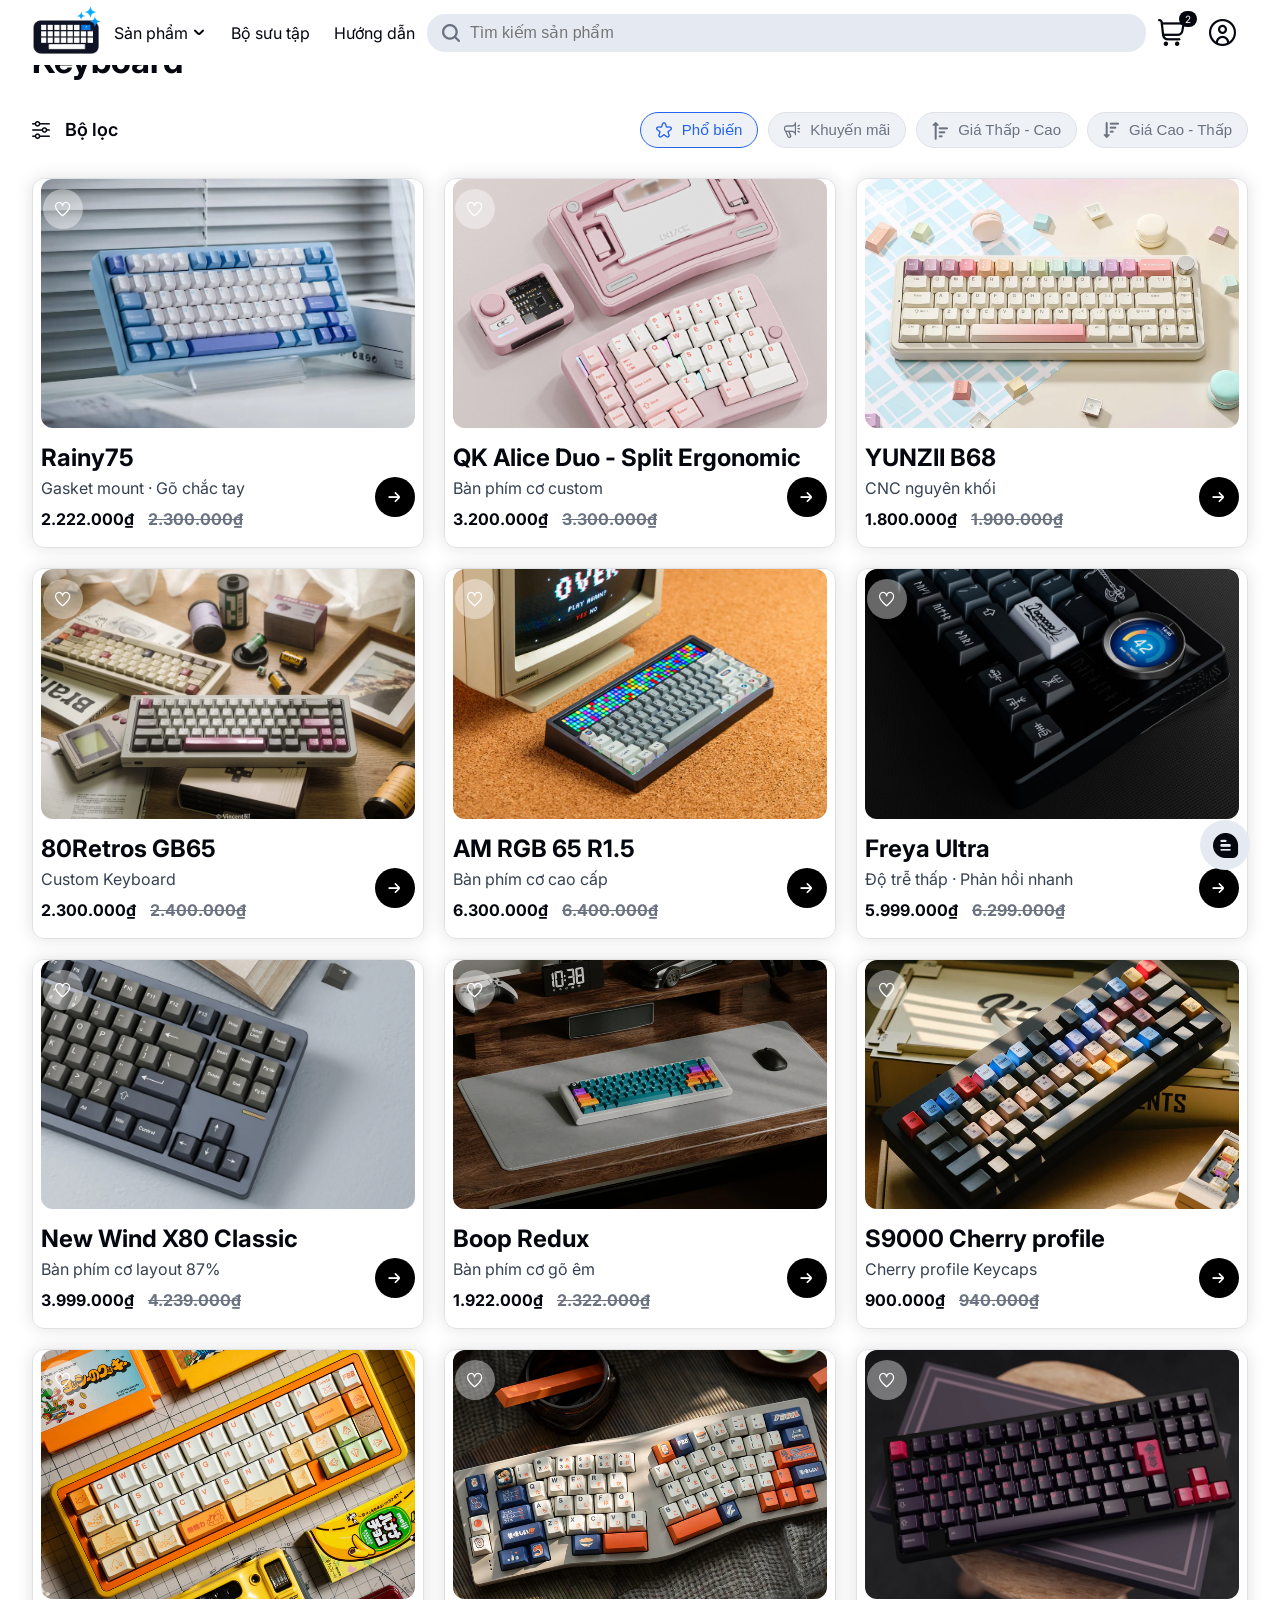
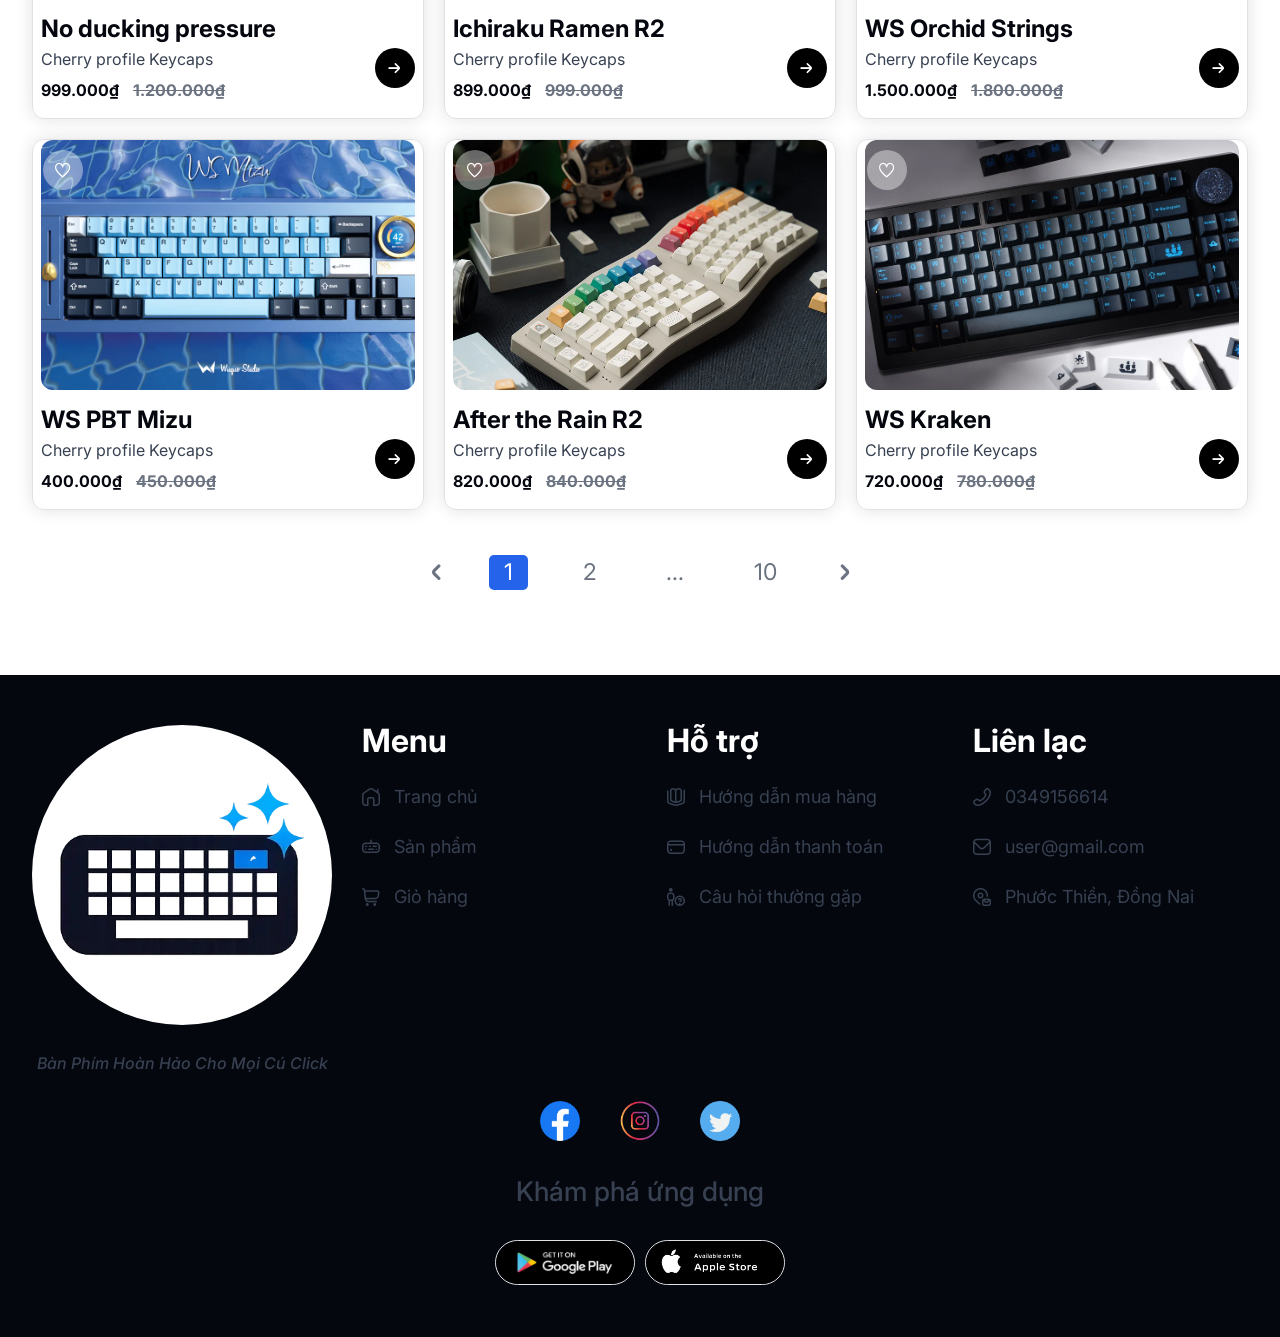
<file: products.html>
<!doctype html>
<html lang="en">
    <head>
        <meta charset="UTF-8" />
        <meta name="viewport" content="width=device-width, initial-scale=1.0" />
        <title>Đăng Nhập</title>
        <link
            rel="icon"
            type="image/x-icon"
            href="./assets/imgs/logos/light-mode-no-label.webp"
        />
        <!-- reset css -->
        <link rel="stylesheet" href="./assets/css/reset.css" />
        <!-- icon -->
        <link rel="stylesheet" href="./assets/css/icons.css" />

        <link rel="stylesheet" href="./assets/css/main.css" />
        <link rel="stylesheet" href="./assets/css/layout/header.css" />
        <link rel="stylesheet" href="./assets/css/components/product.css" />
        <link rel="stylesheet" href="./assets/css/components/sidebar.css" />
        <link rel="stylesheet" href="./assets/css/components/checkbox.css" />

        <link rel="stylesheet" href="./assets/css/pages/products.css" />
    </head>
    <body>
        <div class="wrapper">
            <!-- header : start -->
            <header class="container header">
                <label class="header__trigger-sidebar" for="toggle-sidebar">
                    <i class="fi fi-br-menu-burger"></i>
                </label>
                <!-- logo : start -->
                <a href="/">
                    <img
                        loading="lazy"
                        class="header__logo"
                        src="./assets/imgs/logos/light-mode-no-label.webp"
                        alt="logo"
                    />
                </a>
                <!-- logo : end -->
                <!-- nav : start -->
                <nav class="header__nav">
                    <ul class="header__nav-list">
                        <li class="header__nav-item">
                            <div class="header__nav-link dropdown-wrap">
                                <span>Sản phẩm</span>
                                <i class="fi fi-br-angle-small-down"></i>
                                <ul class="dropdown product-dropdown">
                                    <li>
                                        <a
                                            class="product-dropdown__link"
                                            href="./products.html"
                                        >
                                            <img
                                                loading="lazy"
                                                src="./assets/imgs/icons/keyboard.png"
                                            />
                                            <span>Bàn phím</span>
                                        </a>
                                    </li>
                                    <li>
                                        <a
                                            class="product-dropdown__link"
                                            href="./products.html"
                                        >
                                            <img
                                                loading="lazy"
                                                src="./assets/imgs/icons/keycap.png"
                                            />
                                            <span>Keycap</span>
                                        </a>
                                    </li>
                                    <li>
                                        <a
                                            class="product-dropdown__link"
                                            href="./products.html"
                                        >
                                            <img
                                                loading="lazy"
                                                src="./assets/imgs/icons/switch.png"
                                            />
                                            <span>Switch</span>
                                        </a>
                                    </li>

                                    <li>
                                        <a
                                            class="product-dropdown__link"
                                            href="./products.html"
                                        >
                                            <img
                                                loading="lazy"
                                                src="./assets/imgs/icons/tool.png"
                                            />
                                            <span>Dụng cụ hỗ trợ</span>
                                        </a>
                                    </li>
                                </ul>
                            </div>
                        </li>
                        <li class="header__nav-item">
                            <a class="header__nav-link" href="">Bộ sưu tập</a>
                        </li>
                        <li class="header__nav-item">
                            <a class="header__nav-link" href="">Hướng dẫn</a>
                        </li>
                    </ul>
                </nav>
                <!-- nav : end -->
                <!-- search : start -->
                <form class="header__search">
                    <label for="search"><i class="fi fi-br-search"></i></label>
                    <input
                        id="search"
                        name="search"
                        placeholder="Tìm kiếm sản phẩm"
                    />
                </form>
                <!-- search : end -->

                <!-- actions : start -->
                <div class="header__actions">
                    <div class="header__action dropdown-wrap">
                        <a href="./cart.html" class="header__action-icon">
                            <span class="header__action-badge center">2</span>
                            <i class="fi fi-rr-shopping-cart"></i>
                        </a>
                        <div class="dropdown cart-dropdown">
                            <h3 class="cart-dropdown__head">
                                Sản phẩm mới thêm
                            </h3>
                            <ul class="cart-dropdown__list">
                                <li>
                                    <a class="cart-dropdown__link" href="">
                                        <div class="product-small">
                                            <div class="product-small__left">
                                                <div class="product-small__img">
                                                    <img
                                                        loading="lazy"
                                                        src="./assets/imgs/keyboards/AM-RGB-65-R1.5/1.webp"
                                                        alt="keyboard"
                                                    />
                                                </div>
                                                <span
                                                    class="product-small_name"
                                                >
                                                    AM RGB 65 R1.5
                                                </span>
                                            </div>
                                            <span class="product-small_price">
                                                1.000.000đ
                                            </span>
                                        </div>
                                    </a>
                                </li>
                                <li>
                                    <a class="cart-dropdown__link" href="">
                                        <div class="product-small">
                                            <div class="product-small__left">
                                                <div class="product-small__img">
                                                    <img
                                                        loading="lazy"
                                                        src="./assets/imgs/keyboards/80Retros-GB65/1.webp"
                                                        alt="keyboard"
                                                    />
                                                </div>
                                                <span
                                                    class="product-small_name"
                                                >
                                                    80Retros GB65
                                                </span>
                                            </div>
                                            <span class="product-small_price">
                                                2.000.000đ
                                            </span>
                                        </div>
                                    </a>
                                </li>
                                <li>
                                    <a class="cart-dropdown__link" href="">
                                        <div class="product-small">
                                            <div class="product-small__left">
                                                <div class="product-small__img">
                                                    <img
                                                        loading="lazy"
                                                        src="./assets/imgs/keyboards/boop-redux/1.webp"
                                                        alt="keyboard"
                                                    />
                                                </div>
                                                <span
                                                    class="product-small_name"
                                                >
                                                    boop redux
                                                </span>
                                            </div>
                                            <span class="product-small_price">
                                                1.500.000đ
                                            </span>
                                        </div>
                                    </a>
                                </li>
                                <li>
                                    <a class="cart-dropdown__link" href="">
                                        <div class="product-small">
                                            <div class="product-small__left">
                                                <div class="product-small__img">
                                                    <img
                                                        loading="lazy"
                                                        src="./assets/imgs/keyboards/Qwertykeys/1.webp"
                                                        alt="keyboard"
                                                    />
                                                </div>
                                                <span
                                                    class="product-small_name"
                                                >
                                                    Qwertykeys
                                                </span>
                                            </div>
                                            <span class="product-small_price">
                                                3.000.000đ
                                            </span>
                                        </div>
                                    </a>
                                </li>
                            </ul>
                            <div class="cart-dropdown__tail">
                                <span>Tổng 4 sản phẩm</span>
                                <a href="./cart.html">
                                    <button class="button cart-dropdown__btn">
                                        <span>Giỏ hàng</span>
                                        <i
                                            class="fi fi-rr-cart-shopping-fast"
                                        ></i>
                                    </button>
                                </a>
                            </div>
                        </div>
                    </div>
                    <div
                        class="header__action header__action--user dropdown-wrap"
                    >
                        <a href="./sign-up.html" class="header__action-icon">
                            <i class="fi fi-rr-circle-user"></i>
                        </a>
                        <ul class="dropdown user-dropdown">
                            <li class="user-dropdown__head">
                                <i class="fi fi-rr-circle-user"></i>
                                <span class="ms-1">user@gmail.com</span>
                            </li>
                            <div class="user-dropdown__line"></div>
                            <li>
                                <a class="user-dropdown__link" href="">Hồ sơ</a>
                            </li>
                            <li>
                                <a class="user-dropdown__link" href="">
                                    Cài đặt
                                </a>
                            </li>
                            <li>
                                <a class="user-dropdown__link" href="">
                                    Đăng xuất
                                </a>
                            </li>
                        </ul>
                    </div>
                </div>
                <!-- actions : end -->
            </header>
            <!-- header : end -->
            <!-- main : start -->
            <main class="main container">
                <h1 class="title my-3 reveal">Keyboard</h1>
                <section class="products">
                    <div class="products__head reveal">
                        <label
                            for="toggle-filter-sidebar"
                            class="products__filter-trigger"
                        >
                            <i class="fi fi-rr-settings-sliders"></i>
                            <span>Bộ lọc</span>
                        </label>

                        <div class="products__sorts">
                            <button
                                class="button button--outline products__sort products__sort--active"
                            >
                                <i class="fi fi-rr-star"></i>
                                <span>Phổ biến</span>
                            </button>
                            <button
                                class="button button--outline products__sort"
                            >
                                <i class="fi fi-rr-megaphone"></i>
                                <span>Khuyến mãi</span>
                            </button>
                            <button
                                class="button button--outline products__sort"
                            >
                                <i class="fi fi-br-sort-amount-up-alt"></i>
                                <span>Giá Thấp - Cao</span>
                            </button>
                            <button
                                class="button button--outline products__sort"
                            >
                                <i class="fi fi-br-sort-amount-down-alt"></i>
                                <span>Giá Cao - Thấp</span>
                            </button>
                            <button
                                class="products__sort--mobile products__sort--active"
                            >
                                Phổ biến
                            </button>
                            <button class="products__sort--mobile">
                                Khuyến mãi
                            </button>
                            <button class="products__sort--mobile">
                                <span>Giá</span>
                                <div class="products__sort-icon">
                                    <i class="fi fi-br-angle-small-up"></i>
                                    <i class="fi fi-br-angle-small-down"></i>
                                </div>
                            </button>
                            <label
                                for="toggle-filter-sidebar"
                                class="products__sort--mobile"
                            >
                                Bộ lọc
                                <i class="fi fi-sr-filter"></i>
                            </label>
                        </div>
                    </div>

                    <div class="products__box mt-3">
                        <div class="product reveal">
                            <a href="./detail.html">
                                <div class="product__imgs">
                                    <img
                                        loading="lazy"
                                        src="./assets/imgs/keyboards/rainy-75/1.webp"
                                    />
                                    <img
                                        loading="lazy"
                                        src="./assets/imgs/keyboards/rainy-75/2.webp"
                                    />
                                </div>
                                <div class="product__badge">
                                    <i class="fi fi-rs-heart"></i>
                                </div>
                                <h3 class="product__title">Rainy75</h3>
                            </a>
                            <span class="product__subtitle">
                                Gasket mount · Gõ chắc tay
                            </span>
                            <div class="product__price">
                                <span class="product__sale-price me-1">
                                    2.222.000₫
                                </span>
                                <span class="product__origin-price">
                                    2.300.000₫
                                </span>
                            </div>
                            <a href="">
                                <button class="product__btn">
                                    <i class="fi fi-rr-arrow-small-right"></i>
                                </button>
                            </a>
                        </div>
                        <div class="product reveal">
                            <a href="./detail.html">
                                <div class="product__imgs">
                                    <img
                                        loading="lazy"
                                        src="./assets/imgs/keyboards/Qwertykeys/1.webp"
                                    />
                                    <img
                                        loading="lazy"
                                        src="./assets/imgs/keyboards/Qwertykeys/2.webp"
                                    />
                                </div>
                                <div class="product__badge">
                                    <i class="fi fi-rs-heart"></i>
                                </div>
                                <h3 class="product__title">
                                    QK Alice Duo - Split Ergonomic
                                </h3>
                            </a>
                            <span class="product__subtitle">
                                Bàn phím cơ custom
                            </span>
                            <div class="product__price">
                                <span class="product__sale-price me-1">
                                    3.200.000₫
                                </span>
                                <span class="product__origin-price">
                                    3.300.000₫
                                </span>
                            </div>
                            <a href="">
                                <button class="product__btn">
                                    <i class="fi fi-rr-arrow-small-right"></i>
                                </button>
                            </a>
                        </div>
                        <div class="product reveal">
                            <a href="./detail.html">
                                <div class="product__imgs">
                                    <img
                                        loading="lazy"
                                        src="./assets/imgs/keyboards/YUNZII-B68/1.webp"
                                    />
                                    <img
                                        loading="lazy"
                                        src="./assets/imgs/keyboards/YUNZII-B68/2.webp"
                                    />
                                </div>
                                <div class="product__badge">
                                    <i class="fi fi-rs-heart"></i>
                                </div>
                                <h3 class="product__title">YUNZII B68</h3>
                            </a>
                            <span class="product__subtitle">
                                CNC nguyên khối
                            </span>
                            <div class="product__price">
                                <span class="product__sale-price me-1">
                                    1.800.000₫
                                </span>
                                <span class="product__origin-price">
                                    1.900.000₫
                                </span>
                            </div>
                            <a href="">
                                <button class="product__btn">
                                    <i class="fi fi-rr-arrow-small-right"></i>
                                </button>
                            </a>
                        </div>
                        <div class="product reveal">
                            <a href="./detail.html">
                                <div class="product__imgs">
                                    <img
                                        loading="lazy"
                                        src="./assets/imgs/keyboards/80Retros-GB65/1.webp"
                                    />
                                    <img
                                        loading="lazy"
                                        src="./assets/imgs/keyboards/80Retros-GB65/2.webp"
                                    />
                                </div>
                                <div class="product__badge">
                                    <i class="fi fi-rs-heart"></i>
                                </div>
                                <h3 class="product__title">80Retros GB65</h3>
                            </a>
                            <span class="product__subtitle">
                                Custom Keyboard
                            </span>
                            <div class="product__price">
                                <span class="product__sale-price me-1">
                                    2.300.000₫
                                </span>
                                <span class="product__origin-price">
                                    2.400.000₫
                                </span>
                            </div>
                            <a href="">
                                <button class="product__btn">
                                    <i class="fi fi-rr-arrow-small-right"></i>
                                </button>
                            </a>
                        </div>
                        <div class="product reveal">
                            <a href="./detail.html">
                                <div class="product__imgs">
                                    <img
                                        loading="lazy"
                                        src="./assets/imgs/keyboards/AM-RGB-65-R1.5/7.webp"
                                    />
                                    <img
                                        loading="lazy"
                                        src="./assets/imgs/keyboards/AM-RGB-65-R1.5/2.webp"
                                    />
                                </div>
                                <div class="product__badge">
                                    <i class="fi fi-rs-heart"></i>
                                </div>
                                <h3 class="product__title">AM RGB 65 R1.5</h3>
                            </a>
                            <span class="product__subtitle">
                                Bàn phím cơ cao cấp
                            </span>
                            <div class="product__price">
                                <span class="product__sale-price me-1">
                                    6.300.000₫
                                </span>
                                <span class="product__origin-price">
                                    6.400.000₫
                                </span>
                            </div>
                            <a>
                                <button class="product__btn">
                                    <i class="fi fi-rr-arrow-small-right"></i>
                                </button>
                            </a>
                        </div>
                        <div class="product reveal">
                            <a href="./detail.html">
                                <div class="product__imgs">
                                    <img
                                        loading="lazy"
                                        src="./assets/imgs/keyboards/Freya-Ultra/2-1024x1024.jpg"
                                    />
                                    <img
                                        loading="lazy"
                                        src="./assets/imgs/keyboards/Freya-Ultra/5-1024x1024.jpg"
                                    />
                                </div>
                                <div class="product__badge">
                                    <i class="fi fi-rs-heart"></i>
                                </div>
                                <h3 class="product__title">Freya Ultra</h3>
                            </a>
                            <span class="product__subtitle">
                                Độ trễ thấp · Phản hồi nhanh
                            </span>
                            <div class="product__price">
                                <span class="product__sale-price me-1">
                                    5.999.000₫
                                </span>
                                <span class="product__origin-price">
                                    6.299.000₫
                                </span>
                            </div>
                            <a href="">
                                <button class="product__btn">
                                    <i class="fi fi-rr-arrow-small-right"></i>
                                </button>
                            </a>
                        </div>
                        <div class="product reveal">
                            <a href="./detail.html">
                                <div class="product__imgs">
                                    <img
                                        loading="lazy"
                                        src="./assets/imgs/keyboards/New-Wind-X80-Classic/1.webp"
                                    />
                                    <img
                                        loading="lazy"
                                        src="./assets/imgs/keyboards/New-Wind-X80-Classic/2.webp"
                                    />
                                </div>
                                <div class="product__badge">
                                    <i class="fi fi-rs-heart"></i>
                                </div>
                                <h3 class="product__title">
                                    New Wind X80 Classic
                                </h3>
                            </a>
                            <span class="product__subtitle">
                                Bàn phím cơ layout 87%
                            </span>
                            <div class="product__price">
                                <span class="product__sale-price me-1">
                                    3.999.000₫
                                </span>
                                <span class="product__origin-price">
                                    4.239.000₫
                                </span>
                            </div>
                            <a href="">
                                <button class="product__btn">
                                    <i class="fi fi-rr-arrow-small-right"></i>
                                </button>
                            </a>
                        </div>
                        <div class="product reveal">
                            <a href="./detail.html">
                                <div class="product__imgs">
                                    <img
                                        loading="lazy"
                                        src="./assets/imgs/keyboards/boop-redux/1.webp"
                                    />
                                    <img
                                        loading="lazy"
                                        src="./assets/imgs/keyboards/boop-redux/2.webp"
                                    />
                                </div>
                                <div class="product__badge">
                                    <i class="fi fi-rs-heart"></i>
                                </div>
                                <h3 class="product__title">Boop Redux</h3>
                            </a>
                            <span class="product__subtitle">
                                Bàn phím cơ gõ êm
                            </span>
                            <div class="product__price">
                                <span class="product__sale-price me-1">
                                    1.922.000₫
                                </span>
                                <span class="product__origin-price">
                                    2.322.000₫
                                </span>
                            </div>
                            <a href="">
                                <button class="product__btn">
                                    <i class="fi fi-rr-arrow-small-right"></i>
                                </button>
                            </a>
                        </div>
                        <div class="product reveal">
                            <a href="./detail.html">
                                <div class="product__imgs">
                                    <img
                                        loading="lazy"
                                        src="./assets/imgs/keycaps/S9000-Cherry-profile/1.webp"
                                    />
                                    <img
                                        loading="lazy"
                                        src="./assets/imgs/keycaps/S9000-Cherry-profile/2.webp"
                                    />
                                </div>
                                <div class="product__badge">
                                    <i class="fi fi-rs-heart"></i>
                                </div>
                                <h3 class="product__title">
                                    S9000 Cherry profile
                                </h3>
                            </a>
                            <span class="product__subtitle">
                                Cherry profile Keycaps
                            </span>
                            <div class="product__price">
                                <span class="product__sale-price me-1">
                                    900.000₫
                                </span>
                                <span class="product__origin-price">
                                    940.000₫
                                </span>
                            </div>
                            <a>
                                <button class="product__btn">
                                    <i class="fi fi-rr-arrow-small-right"></i>
                                </button>
                            </a>
                        </div>
                        <div class="product reveal">
                            <a href="./detail.html">
                                <div class="product__imgs">
                                    <img
                                        loading="lazy"
                                        src="./assets/imgs/keycaps/No-ducking-pressure/1.webp"
                                    />
                                    <img
                                        loading="lazy"
                                        src="./assets/imgs/keycaps/No-ducking-pressure/2.webp"
                                    />
                                </div>
                                <div class="product__badge">
                                    <i class="fi fi-rs-heart"></i>
                                </div>
                                <h3 class="product__title">
                                    No ducking pressure
                                </h3>
                            </a>
                            <span class="product__subtitle">
                                Cherry profile Keycaps
                            </span>
                            <div class="product__price">
                                <span class="product__sale-price me-1">
                                    999.000₫
                                </span>
                                <span class="product__origin-price">
                                    1.200.000₫
                                </span>
                            </div>
                            <a href="">
                                <button class="product__btn">
                                    <i class="fi fi-rr-arrow-small-right"></i>
                                </button>
                            </a>
                        </div>
                        <div class="product reveal">
                            <a href="./detail.html">
                                <div class="product__imgs">
                                    <img
                                        loading="lazy"
                                        src="./assets/imgs/keycaps/Ichiraku-Ramen-R2/1.webp"
                                    />
                                    <img
                                        loading="lazy"
                                        src="./assets/imgs/keycaps/Ichiraku-Ramen-R2/2.webp"
                                    />
                                </div>
                                <div class="product__badge">
                                    <i class="fi fi-rs-heart"></i>
                                </div>
                                <h3 class="product__title">
                                    Ichiraku Ramen R2
                                </h3>
                            </a>
                            <span class="product__subtitle">
                                Cherry profile Keycaps
                            </span>
                            <div class="product__price">
                                <span class="product__sale-price me-1">
                                    899.000₫
                                </span>
                                <span class="product__origin-price">
                                    999.000₫
                                </span>
                            </div>
                            <a href="">
                                <button class="product__btn">
                                    <i class="fi fi-rr-arrow-small-right"></i>
                                </button>
                            </a>
                        </div>
                        <div class="product reveal">
                            <a href="./detail.html">
                                <div class="product__imgs">
                                    <img
                                        loading="lazy"
                                        src="./assets/imgs/keycaps/WS-Orchid-Strings/1.webp"
                                    />
                                    <img
                                        loading="lazy"
                                        src="./assets/imgs/keycaps/WS-Orchid-Strings/2.webp"
                                    />
                                </div>
                                <div class="product__badge">
                                    <i class="fi fi-rs-heart"></i>
                                </div>
                                <h3 class="product__title">
                                    WS Orchid Strings
                                </h3>
                            </a>
                            <span class="product__subtitle">
                                Cherry profile Keycaps
                            </span>
                            <div class="product__price">
                                <span class="product__sale-price me-1">
                                    1.500.000₫
                                </span>
                                <span class="product__origin-price">
                                    1.800.000₫
                                </span>
                            </div>
                            <a href="">
                                <button class="product__btn">
                                    <i class="fi fi-rr-arrow-small-right"></i>
                                </button>
                            </a>
                        </div>
                        <div class="product reveal">
                            <a href="./detail.html">
                                <div class="product__imgs">
                                    <img
                                        loading="lazy"
                                        src="./assets/imgs/keycaps/WS-PBT-Mizu/1.webp"
                                    />
                                    <img
                                        loading="lazy"
                                        src="./assets/imgs/keycaps/WS-PBT-Mizu/2.webp"
                                    />
                                </div>
                                <div class="product__badge">
                                    <i class="fi fi-rs-heart"></i>
                                </div>
                                <h3 class="product__title">WS PBT Mizu</h3>
                            </a>
                            <span class="product__subtitle">
                                Cherry profile Keycaps
                            </span>
                            <div class="product__price">
                                <span class="product__sale-price me-1">
                                    400.000₫
                                </span>
                                <span class="product__origin-price">
                                    450.000₫
                                </span>
                            </div>
                            <a href="">
                                <button class="product__btn">
                                    <i class="fi fi-rr-arrow-small-right"></i>
                                </button>
                            </a>
                        </div>
                        <div class="product reveal">
                            <a href="./detail.html">
                                <div class="product__imgs">
                                    <img
                                        loading="lazy"
                                        src="./assets/imgs/keycaps/After-the-Rain-R2/1.webp"
                                    />
                                    <img
                                        loading="lazy"
                                        src="./assets/imgs/keycaps/After-the-Rain-R2/2.webp"
                                    />
                                </div>
                                <div class="product__badge">
                                    <i class="fi fi-rs-heart"></i>
                                </div>
                                <h3 class="product__title">
                                    After the Rain R2
                                </h3>
                            </a>
                            <span class="product__subtitle">
                                Cherry profile Keycaps
                            </span>
                            <div class="product__price">
                                <span class="product__sale-price me-1">
                                    820.000₫
                                </span>
                                <span class="product__origin-price">
                                    840.000₫
                                </span>
                            </div>
                            <a href="">
                                <button class="product__btn">
                                    <i class="fi fi-rr-arrow-small-right"></i>
                                </button>
                            </a>
                        </div>
                        <div class="product reveal">
                            <a href="./detail.html">
                                <div class="product__imgs">
                                    <img
                                        loading="lazy"
                                        src="./assets/imgs/keycaps/WS-Kraken/1.webp"
                                    />
                                    <img
                                        loading="lazy"
                                        src="./assets/imgs/keycaps/WS-Kraken/2.webp"
                                    />
                                </div>
                                <div class="product__badge">
                                    <i class="fi fi-rs-heart"></i>
                                </div>
                                <h3 class="product__title">WS Kraken</h3>
                            </a>
                            <span class="product__subtitle">
                                Cherry profile Keycaps
                            </span>
                            <div class="product__price">
                                <span class="product__sale-price me-1">
                                    720.000₫
                                </span>
                                <span class="product__origin-price">
                                    780.000₫
                                </span>
                            </div>
                            <a href="">
                                <button class="product__btn">
                                    <i class="fi fi-rr-arrow-small-right"></i>
                                </button>
                            </a>
                        </div>
                    </div>
                    <div class="pagination">
                        <button class="pagination__btn pagination__prev">
                            <i class="fi fi-br-angle-small-left"></i>
                        </button>
                        <ul class="pagination__list">
                            <li>
                                <a
                                    href=""
                                    class="pagination__link pagination__link--active"
                                >
                                    1
                                </a>
                            </li>
                            <li>
                                <a href="" class="pagination__link">2</a>
                            </li>
                            <li><a class="pagination__link">...</a></li>
                            <li><a href="" class="pagination__link">10</a></li>
                        </ul>
                        <button class="pagination__btn pagination__next">
                            <i class="fi fi-sr-angle-small-right"></i>
                        </button>
                    </div>
                </section>
            </main>
            <!-- main : end -->
            <!-- footer : start -->
            <footer class="footer">
                <div class="container footer__columns">
                    <div class="footer__column footer__column--big">
                        <a class="footer__logo center" href="index.html">
                            <img
                                loading="lazy"
                                src="./assets/imgs/logos/light-mode-no-label.webp"
                                alt="logo"
                            />
                        </a>
                        <h3 class="footer__slogan mt-3">
                            Bàn Phím Hoàn Hảo Cho Mọi Cú Click
                        </h3>
                    </div>
                    <div class="footer__column">
                        <ul class="footer__list">
                            <li><h3 class="footer__title">Menu</h3></li>
                            <li>
                                <a class="footer__link" href="./index.html">
                                    <i class="fi fi-rr-house-chimney"></i>
                                    <span>Trang chủ</span>
                                </a>
                            </li>
                            <li>
                                <a class="footer__link" href="./products.html">
                                    <i class="fi fi-rr-keyboard"></i>
                                    <span>Sản phẩm</span>
                                </a>
                            </li>
                            <li>
                                <a class="footer__link" href="./cart.html">
                                    <i class="fi fi-rr-shopping-cart"></i>
                                    <span>Giỏ hàng</span>
                                </a>
                            </li>
                        </ul>
                    </div>
                    <div class="footer__column">
                        <ul class="footer__list">
                            <li>
                                <h3 class="footer__title">Hỗ trợ</h3>
                            </li>
                            <li>
                                <a class="footer__link" href="">
                                    <i class="fi fi-rr-book-open-cover"></i>
                                    <span>Hướng dẫn mua hàng</span>
                                </a>
                            </li>
                            <li>
                                <a class="footer__link" href="">
                                    <i class="fi fi-rr-credit-card"></i>
                                    <span>Hướng dẫn thanh toán</span>
                                </a>
                            </li>
                            <li>
                                <a class="footer__link" href="">
                                    <i
                                        class="fi fi-rr-person-circle-question"
                                    ></i>
                                    <span>Câu hỏi thường gặp</span>
                                </a>
                            </li>
                        </ul>
                    </div>
                    <div class="footer__column">
                        <ul class="footer__list">
                            <li>
                                <h3 class="footer__title">Liên lạc</h3>
                            </li>
                            <li>
                                <a class="footer__link" href="tel: 000000">
                                    <i class="fi fi-rr-phone-flip"></i>
                                    <span>0349156614</span>
                                </a>
                            </li>
                            <li>
                                <a
                                    class="footer__link"
                                    href="mailto:user@gmail.com"
                                >
                                    <i class="fi fi-rr-envelope"></i>
                                    <span>user@gmail.com</span>
                                </a>
                            </li>
                            <li>
                                <a class="footer__link" href="#">
                                    <i class="fi fi-rr-postal-address"></i>
                                    <span>Phước Thiền, Đồng Nai</span>
                                </a>
                            </li>
                        </ul>
                    </div>
                    <div class="footer__column footer__column--big">
                        <div class="footer__logos-social-network">
                            <a href="">
                                <img
                                    loading="lazy"
                                    src="./assets/imgs/logos/facebook.webp"
                                    alt="logo facebook"
                                />
                            </a>
                            <a href="">
                                <img
                                    loading="lazy"
                                    src="./assets/imgs/logos/instagram.png"
                                    alt="logo instagram"
                                />
                            </a>
                            <a href="">
                                <img
                                    loading="lazy"
                                    src="./assets/imgs/logos/twitter.png"
                                    alt="logo twitter"
                                />
                            </a>
                        </div>
                        <span class="footer__label">Khám phá ứng dụng</span>
                        <div class="footer__download-btns">
                            <a href="">
                                <img
                                    loading="lazy"
                                    src="./assets/imgs/buttons/button-gg-play-dark.png"
                                    alt="button gg play"
                                />
                            </a>
                            <a href="">
                                <img
                                    loading="lazy"
                                    src="./assets/imgs/buttons/button-apple-store-dark.png"
                                    alt="button apple store"
                                />
                            </a>
                        </div>
                    </div>
                </div>
            </footer>
            <!-- footer : end -->
            <!-- filter sidebar : start -->
            <input
                class="toggle-sidebar"
                type="checkbox"
                id="toggle-filter-sidebar"
            />

            <label for="toggle-filter-sidebar" class="modal"></label>
            <aside class="sidebar">
                <form class="products-filter">
                    <div class="products-filter__head">
                        <h3 class="products-filter__title">Bộ lọc</h3>
                    </div>
                    <div class="products-filter__body">
                        <details class="products-filter__details" open>
                            <summary class="products-filter__trigger">
                                <span>Khoảng giá</span>
                                <i class="fi fi-rr-plus-small"></i>
                            </summary>
                            <div class="products-filter__content">
                                <div class="products-filter__price-inputs">
                                    <div class="products-filter__price-input">
                                        <input
                                            id="min-price"
                                            name="min-price"
                                            type="text"
                                            data-max="1300"
                                            data-min="0"
                                            placeholder="0"
                                        />
                                        <span>.000đ</span>
                                    </div>
                                    <div class="mx-1">-</div>
                                    <div class="products-filter__price-input">
                                        <input
                                            id="max-price"
                                            name="max-price"
                                            type="text"
                                            value="1.300"
                                            data-max="1300"
                                            data-min="0"
                                            placeholder="0"
                                        />
                                        <span>.000đ</span>
                                    </div>
                                </div>
                                <div class="range my-2">
                                    <div
                                        style="left: 0%"
                                        class="range__dot range__dot--start"
                                    ></div>
                                    <div class="range__process"></div>
                                    <div
                                        style="left: 100%"
                                        class="range__dot range__dot--end"
                                    ></div>
                                </div>
                            </div>
                        </details>
                        <details class="products-filter__details" open>
                            <summary class="products-filter__trigger">
                                <span>Tình trạng</span>
                                <i class="fi fi-rr-plus-small"></i>
                            </summary>
                            <div class="products-filter__content">
                                <ul class="products-filter__items">
                                    <li class="products-filter__item">
                                        <label class="checkbox">
                                            <input
                                                name="availability[]"
                                                value="in-stock"
                                                type="checkbox"
                                                class="checkbox__input"
                                            />
                                            <span class="checkbox__tile">
                                                <i
                                                    class="checkbox__icon fi fi-br-check"
                                                ></i>
                                            </span>
                                            <div class="checkbox__label">
                                                <span>Còn hàng</span>
                                                <span>(13)</span>
                                            </div>
                                        </label>
                                    </li>
                                    <li class="products-filter__item">
                                        <label class="checkbox">
                                            <input
                                                name="availability[]"
                                                value="out-of-stock"
                                                type="checkbox"
                                                class="checkbox__input"
                                            />
                                            <span class="checkbox__tile">
                                                <i
                                                    class="checkbox__icon fi fi-br-check"
                                                ></i>
                                            </span>
                                            <div class="checkbox__label">
                                                <span>Hết hàng</span>
                                                <span>(2)</span>
                                            </div>
                                        </label>
                                    </li>
                                    <li class="products-filter__item">
                                        <label class="checkbox">
                                            <input
                                                name="availability[]"
                                                value="pre-order"
                                                type="checkbox"
                                                class="checkbox__input"
                                            />
                                            <span class="checkbox__tile">
                                                <i
                                                    class="checkbox__icon fi fi-br-check"
                                                ></i>
                                            </span>
                                            <div class="checkbox__label">
                                                <span>Đặt trước</span>
                                                <span>(12)</span>
                                            </div>
                                        </label>
                                    </li>
                                </ul>
                            </div>
                        </details>
                        <details class="products-filter__details" open>
                            <summary class="products-filter__trigger">
                                <span>Kích thước (Layout)</span>
                                <i class="fi fi-rr-plus-small"></i>
                            </summary>
                            <div class="products-filter__content">
                                <ul class="products-filter__items">
                                    <li class="products-filter__item">
                                        <label class="checkbox">
                                            <input
                                                name="layout[]"
                                                value="100"
                                                type="checkbox"
                                                class="checkbox__input"
                                            />
                                            <span class="checkbox__tile">
                                                <i
                                                    class="checkbox__icon fi fi-br-check"
                                                ></i>
                                            </span>
                                            <div class="checkbox__label">
                                                <span>Fullsize (100%)</span>
                                                <span>(20)</span>
                                            </div>
                                        </label>
                                    </li>
                                    <li class="products-filter__item">
                                        <label class="checkbox">
                                            <input
                                                name="layout[]"
                                                value="80"
                                                type="checkbox"
                                                class="checkbox__input"
                                            />
                                            <span class="checkbox__tile">
                                                <i
                                                    class="checkbox__icon fi fi-br-check"
                                                ></i>
                                            </span>
                                            <div class="checkbox__label">
                                                <span>TKL (80%)</span>
                                                <span>(2)</span>
                                            </div>
                                        </label>
                                    </li>
                                    <li class="products-filter__item">
                                        <label class="checkbox">
                                            <input
                                                name="layout[]"
                                                value="65"
                                                type="checkbox"
                                                class="checkbox__input"
                                            />
                                            <span class="checkbox__tile">
                                                <i
                                                    class="checkbox__icon fi fi-br-check"
                                                ></i>
                                            </span>
                                            <div class="checkbox__label">
                                                <span>65%</span>
                                                <span>(30)</span>
                                            </div>
                                        </label>
                                    </li>
                                    <li class="products-filter__item">
                                        <label class="checkbox">
                                            <input
                                                name="layout[]"
                                                value="40"
                                                type="checkbox"
                                                class="checkbox__input"
                                            />
                                            <span class="checkbox__tile">
                                                <i
                                                    class="checkbox__icon fi fi-br-check"
                                                ></i>
                                            </span>
                                            <div class="checkbox__label">
                                                <span>40%</span>
                                                <span>(15)</span>
                                            </div>
                                        </label>
                                    </li>
                                </ul>
                            </div>
                        </details>
                        <details class="products-filter__details" open>
                            <summary class="products-filter__trigger">
                                <span>Kết nối</span>
                                <i class="fi fi-rr-plus-small"></i>
                            </summary>
                            <div class="products-filter__content">
                                <ul class="products-filter__items">
                                    <li class="products-filter__item">
                                        <label class="checkbox">
                                            <input
                                                name="connection[]"
                                                value="wired"
                                                type="checkbox"
                                                class="checkbox__input"
                                            />
                                            <span class="checkbox__tile">
                                                <i
                                                    class="checkbox__icon fi fi-br-check"
                                                ></i>
                                            </span>
                                            <div class="checkbox__label">
                                                <span>Có dây</span>
                                                <span>(50)</span>
                                            </div>
                                        </label>
                                    </li>
                                    <li class="products-filter__item">
                                        <label class="checkbox">
                                            <input
                                                name="connection[]"
                                                value="wireless-24g"
                                                type="checkbox"
                                                class="checkbox__input"
                                            />
                                            <span class="checkbox__tile">
                                                <i
                                                    class="checkbox__icon fi fi-br-check"
                                                ></i>
                                            </span>
                                            <div class="checkbox__label">
                                                <span>Không dây 2.4G</span>
                                                <span>(20)</span>
                                            </div>
                                        </label>
                                    </li>
                                    <li class="products-filter__item">
                                        <label class="checkbox">
                                            <input
                                                name="connection[]"
                                                value="bluetooth"
                                                type="checkbox"
                                                class="checkbox__input"
                                            />
                                            <span class="checkbox__tile">
                                                <i
                                                    class="checkbox__icon fi fi-br-check"
                                                ></i>
                                            </span>
                                            <div class="checkbox__label">
                                                <span>bluetooth</span>
                                                <span>(30)</span>
                                            </div>
                                        </label>
                                    </li>
                                    <li class="products-filter__item">
                                        <label class="checkbox">
                                            <input
                                                name="connection[]"
                                                value="tri-mode"
                                                type="checkbox"
                                                class="checkbox__input"
                                            />
                                            <span class="checkbox__tile">
                                                <i
                                                    class="checkbox__icon fi fi-br-check"
                                                ></i>
                                            </span>
                                            <div class="checkbox__label">
                                                <span>3 chế độ (Tri-Mode)</span>
                                                <span>(15)</span>
                                            </div>
                                        </label>
                                    </li>
                                </ul>
                            </div>
                        </details>
                    </div>
                    <div class="products-filter__tail">
                        <button class="button button--outline">Xóa hết</button>
                        <button class="button">Xem kết quả</button>
                    </div>
                </form>
            </aside>
            <!-- filter sidebar : end -->
            <!-- header sidebar : start -->
            <div>
                <input
                    class="toggle-sidebar"
                    id="toggle-sidebar"
                    type="checkbox"
                />
                <label for="toggle-sidebar" class="modal"></label>
                <aside class="sidebar">
                    <div class="header-sidebar">
                        <div class="header-sidebar__search">
                            <label for="search">
                                <i class="fi fi-br-search"></i>
                            </label>
                            <input
                                id="search"
                                name="search"
                                placeholder="Tìm kiếm sản phẩm"
                            />
                        </div>

                        <nav class="header-sidebar__nav mt-2">
                            <ul class="header-sidebar__nav-list">
                                <li>
                                    <details class="header-sidebar__details">
                                        <summary
                                            class="header-sidebar__details-trigger"
                                        >
                                            <span>Sản phẩm</span>

                                            <i
                                                class="angle-down fi fi-br-angle-small-down"
                                            ></i>
                                            <i
                                                class="angle-up fi fi-br-angle-small-up"
                                            ></i>
                                        </summary>
                                        <ul
                                            class="header-sidebar__details-content"
                                        >
                                            <li>
                                                <a
                                                    class="header-sidebar__link"
                                                    href="./products.html"
                                                >
                                                    Bàn phím
                                                </a>
                                            </li>
                                            <li>
                                                <a
                                                    class="header-sidebar__link"
                                                    href="./products.html"
                                                >
                                                    Keycap
                                                </a>
                                            </li>
                                            <li>
                                                <a
                                                    class="header-sidebar__link"
                                                    href="./products.html"
                                                >
                                                    Switch
                                                </a>
                                            </li>

                                            <li>
                                                <a
                                                    class="header-sidebar__link"
                                                    href="./products.html"
                                                >
                                                    Dụng cụ hỗ trợ
                                                </a>
                                            </li>
                                        </ul>
                                    </details>
                                </li>
                                <li>
                                    <a class="header-sidebar__link" href="">
                                        Bộ sưu tập
                                    </a>
                                </li>
                                <li>
                                    <a class="header-sidebar__link" href="">
                                        Hướng dẫn
                                    </a>
                                </li>
                            </ul>
                        </nav>
                        <a class="header-sidebar__tail" href="./sign-up.html">
                            <div class="header-sidebar__user">
                                <i class="fi fi-rr-circle-user"></i>
                                <span>Đăng ký / Đăng nhập</span>
                            </div>

                            <i
                                class="header-sidebar__setting fi fi-sr-settings"
                            ></i>
                        </a>
                    </div>
                </aside>
            </div>
            <!-- header sidebar : end -->
            <!-- chat : start -->
            <div class="chat">
                <label for="toggle-chat-box" class="chat__trigger center">
                    <i class="fi fi-sr-comment"></i>
                </label>
                <input id="toggle-chat-box" type="checkbox" />
                <div class="chat-box">
                    <div class="chat-box__head">
                        <img
                            loading="lazy"
                            src="./assets/imgs/icons/chat-bot.avif"
                            alt="avatar chatbot"
                        />
                        <span>Chatbot hỗ trợ</span>
                        <label class="chat-box__close" for="toggle-chat-box">
                            <i class="fi fi-br-cross-small"></i>
                        </label>
                    </div>
                    <ul class="chat-box__messages">
                        <li class="chat-box__message">
                            <img
                                loading="lazy"
                                src="./assets/imgs/icons/chat-bot.avif"
                                alt="avatar chatbot"
                            />
                            <p class="chat-box__text chat-box__text--bot">
                                <span>Bạn cần tui giúp gì</span>
                                <br />
                                <span class="chat-box__time">7:24 PM</span>
                            </p>
                        </li>
                        <li class="chat-box__message">
                            <p class="chat-box__text chat-box__text--user">
                                <span>Tui đang muốn build bàn phím cơ</span>
                                <br />
                                <span class="chat-box__time">7:24 PM</span>
                            </p>
                        </li>
                    </ul>
                    <form class="chat-box__input">
                        <input placeholder="Aa" name="chat-input" />
                        <button type="submit" class="chat-box__btn">
                            <i class="fi fi-ss-paper-plane-top"></i>
                        </button>
                    </form>
                </div>
            </div>
            <!-- chat : end -->
        </div>
        <script type="module" src="./assets/js/main.js"></script>
        <script type="module" src="./assets/js/pages/products.js"></script>
    </body>
</html>
</file>
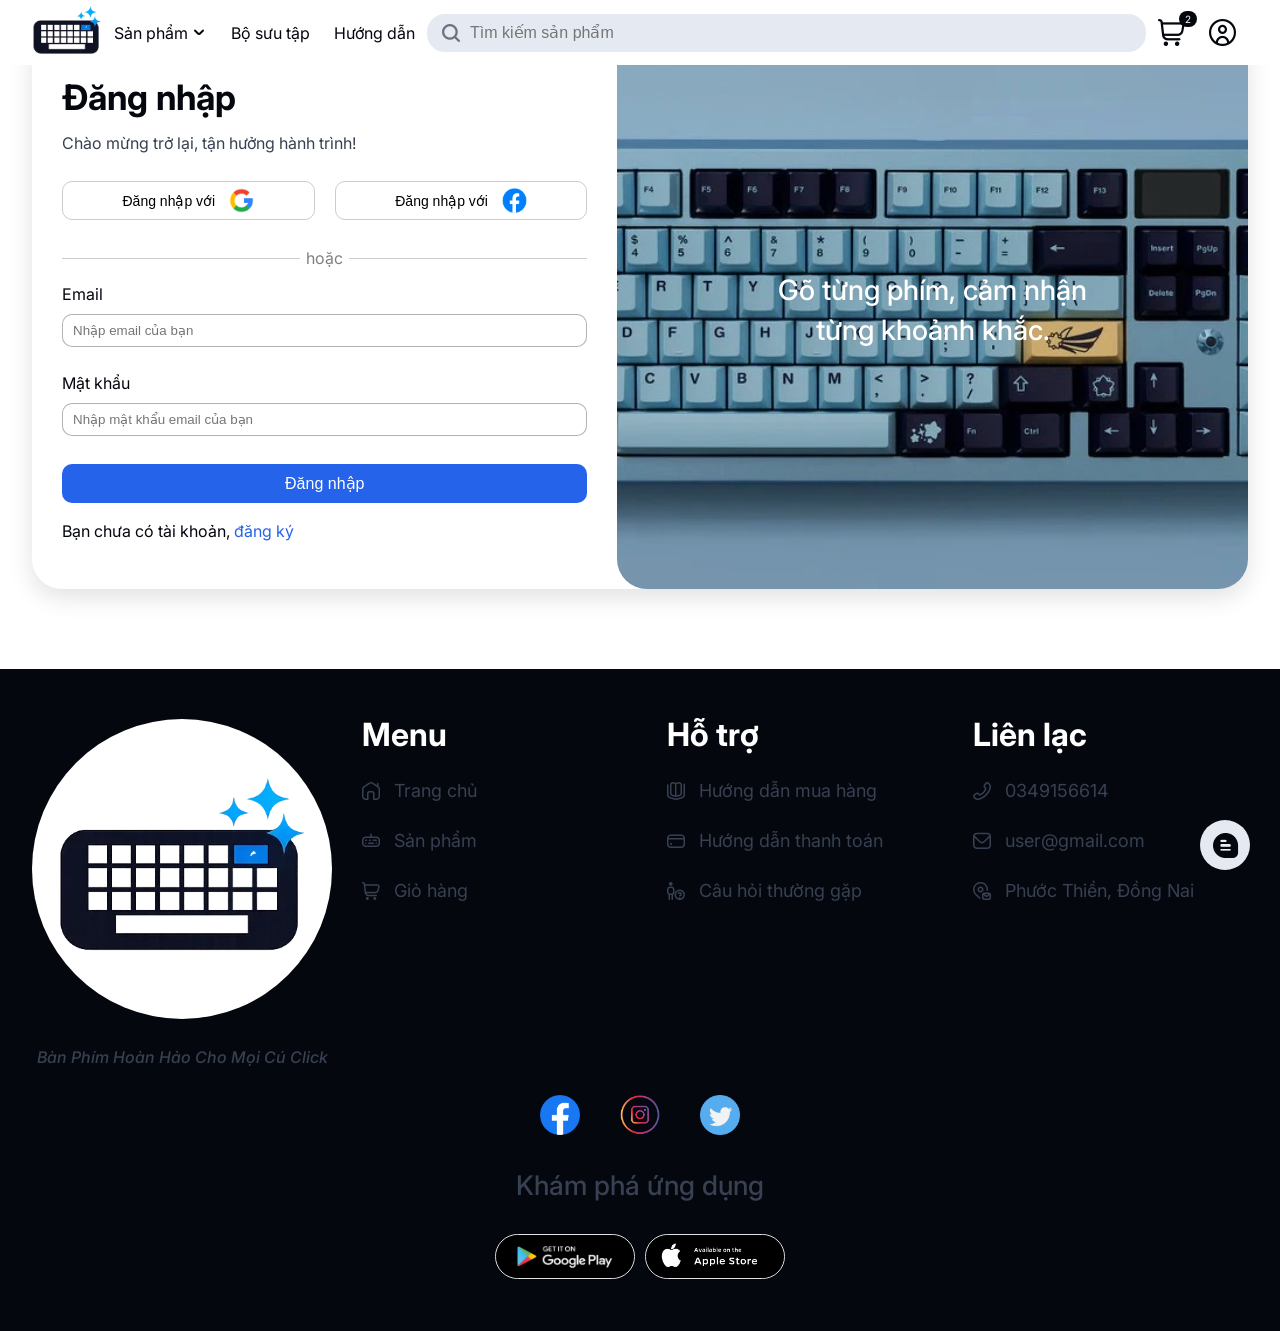
<file: sign-in.html>
<!doctype html>
<html lang="en">
    <head>
        <meta charset="UTF-8" />
        <meta name="viewport" content="width=device-width, initial-scale=1.0" />
        <title>Đăng Nhập</title>
        <link
            rel="icon"
            type="image/x-icon"
            href="./assets/imgs/logos/light-mode-no-label.webp"
        />
        <!-- reset css -->
        <link rel="stylesheet" href="./assets/css/reset.css" />
        <!-- icon -->
        <link rel="stylesheet" href="./assets/css/icons.css" />

        <link rel="stylesheet" href="./assets/css/main.css" />
        <link
            rel="stylesheet"
            href="./assets/css/pages/sign-in-&-sign-up.css"
        />
    </head>
    <body>
        <div class="wrapper">
            <!-- header : start -->
            <header class="container header">
                <label class="header__trigger-sidebar" for="toggle-sidebar">
                    <i class="fi fi-br-menu-burger"></i>
                </label>

                <!-- logo : start -->
                <a href="/">
                    <img
                        loading="lazy"
                        class="header__logo"
                        src="./assets/imgs/logos/light-mode-no-label.webp"
                        alt="logo"
                    />
                </a>
                <!-- logo : end -->
                <!-- nav : start -->
                <nav class="header__nav">
                    <ul class="header__nav-list">
                        <li class="header__nav-item">
                            <div class="header__nav-link dropdown-wrap">
                                <span>Sản phẩm</span>
                                <i class="fi fi-br-angle-small-down"></i>
                                <ul class="dropdown product-dropdown">
                                    <li>
                                        <a
                                            class="product-dropdown__link"
                                            href="./products.html"
                                        >
                                            <img
                                                loading="lazy"
                                                src="./assets/imgs/icons/keyboard.png"
                                            />
                                            <span>Bàn phím</span>
                                        </a>
                                    </li>
                                    <li>
                                        <a
                                            class="product-dropdown__link"
                                            href="./products.html"
                                        >
                                            <img
                                                loading="lazy"
                                                src="./assets/imgs/icons/keycap.png"
                                            />
                                            <span>Keycap</span>
                                        </a>
                                    </li>
                                    <li>
                                        <a
                                            class="product-dropdown__link"
                                            href="./products.html"
                                        >
                                            <img
                                                loading="lazy"
                                                src="./assets/imgs/icons/switch.png"
                                            />
                                            <span>Switch</span>
                                        </a>
                                    </li>

                                    <li>
                                        <a
                                            class="product-dropdown__link"
                                            href="./products.html"
                                        >
                                            <img
                                                loading="lazy"
                                                src="./assets/imgs/icons/tool.png"
                                            />
                                            <span>Dụng cụ hỗ trợ</span>
                                        </a>
                                    </li>
                                </ul>
                            </div>
                        </li>
                        <li class="header__nav-item">
                            <a class="header__nav-link" href="">Bộ sưu tập</a>
                        </li>
                        <li class="header__nav-item">
                            <a class="header__nav-link" href="">Hướng dẫn</a>
                        </li>
                    </ul>
                </nav>
                <!-- nav : end -->
                <!-- search : start -->
                <form class="header__search">
                    <label for="search"><i class="fi fi-br-search"></i></label>
                    <input
                        id="search"
                        name="search"
                        placeholder="Tìm kiếm sản phẩm"
                    />
                </form>
                <!-- search : end -->

                <!-- actions : start -->
                <div class="header__actions">
                    <div class="header__action dropdown-wrap">
                        <a href="./cart.html" class="header__action-icon">
                            <span class="header__action-badge center">2</span>
                            <i class="fi fi-rr-shopping-cart"></i>
                        </a>
                        <div class="dropdown cart-dropdown">
                            <h3 class="cart-dropdown__head">
                                Sản phẩm mới thêm
                            </h3>
                            <ul class="cart-dropdown__list">
                                <li>
                                    <a class="cart-dropdown__link" href="">
                                        <div class="product-small">
                                            <div class="product-small__left">
                                                <div class="product-small__img">
                                                    <img
                                                        loading="lazy"
                                                        src="./assets/imgs/keyboards/AM-RGB-65-R1.5/1.webp"
                                                        alt="keyboard"
                                                    />
                                                </div>
                                                <span
                                                    class="product-small_name"
                                                >
                                                    AM RGB 65 R1.5
                                                </span>
                                            </div>
                                            <span class="product-small_price">
                                                1.000.000đ
                                            </span>
                                        </div>
                                    </a>
                                </li>
                                <li>
                                    <a class="cart-dropdown__link" href="">
                                        <div class="product-small">
                                            <div class="product-small__left">
                                                <div class="product-small__img">
                                                    <img
                                                        loading="lazy"
                                                        src="./assets/imgs/keyboards/80Retros-GB65/1.webp"
                                                        alt="keyboard"
                                                    />
                                                </div>
                                                <span
                                                    class="product-small_name"
                                                >
                                                    80Retros GB65
                                                </span>
                                            </div>
                                            <span class="product-small_price">
                                                2.000.000đ
                                            </span>
                                        </div>
                                    </a>
                                </li>
                                <li>
                                    <a class="cart-dropdown__link" href="">
                                        <div class="product-small">
                                            <div class="product-small__left">
                                                <div class="product-small__img">
                                                    <img
                                                        loading="lazy"
                                                        src="./assets/imgs/keyboards/boop-redux/1.webp"
                                                        alt="keyboard"
                                                    />
                                                </div>
                                                <span
                                                    class="product-small_name"
                                                >
                                                    boop redux
                                                </span>
                                            </div>
                                            <span class="product-small_price">
                                                1.500.000đ
                                            </span>
                                        </div>
                                    </a>
                                </li>
                                <li>
                                    <a class="cart-dropdown__link" href="">
                                        <div class="product-small">
                                            <div class="product-small__left">
                                                <div class="product-small__img">
                                                    <img
                                                        loading="lazy"
                                                        src="./assets/imgs/keyboards/Qwertykeys/1.webp"
                                                        alt="keyboard"
                                                    />
                                                </div>
                                                <span
                                                    class="product-small_name"
                                                >
                                                    Qwertykeys
                                                </span>
                                            </div>
                                            <span class="product-small_price">
                                                3.000.000đ
                                            </span>
                                        </div>
                                    </a>
                                </li>
                            </ul>
                            <div class="cart-dropdown__tail">
                                <span>Tổng 4 sản phẩm</span>
                                <a href="./cart.html">
                                    <button class="button cart-dropdown__btn">
                                        <span>Giỏ hàng</span>
                                        <i
                                            class="fi fi-rr-cart-shopping-fast"
                                        ></i>
                                    </button>
                                </a>
                            </div>
                        </div>
                    </div>
                    <div
                        class="header__action header__action--user dropdown-wrap"
                    >
                        <a href="./sign-up.html" class="header__action-icon">
                            <i class="fi fi-rr-circle-user"></i>
                        </a>
                        <ul class="dropdown user-dropdown">
                            <li class="user-dropdown__head">
                                <i class="fi fi-rr-circle-user"></i>
                                <span class="ms-1">user@gmail.com</span>
                            </li>
                            <div class="user-dropdown__line"></div>
                            <li>
                                <a class="user-dropdown__link" href="">Hồ sơ</a>
                            </li>
                            <li>
                                <a class="user-dropdown__link" href="">
                                    Cài đặt
                                </a>
                            </li>
                            <li>
                                <a class="user-dropdown__link" href="">
                                    Đăng xuất
                                </a>
                            </li>
                        </ul>
                    </div>
                </div>
                <!-- actions : end -->
            </header>
            <!-- header : end -->
            <!-- main : start -->
            <main class="main container">
                <div class="main__box">
                    <form class="form" id="form-sign-in">
                        <div class="form__head">
                            <h1 class="form__title mb-2">Đăng nhập</h1>
                            <span class="form__subtitle">
                                Chào mừng trở lại, tận hưởng hành trình!
                            </span>
                        </div>
                        <div class="form__btns my-3">
                            <a class="form__link" href="">
                                <button class="form__btn center">
                                    <span>Đăng nhập với</span>
                                    <img src="./assets/imgs/icons/gg.webp" />
                                </button>
                            </a>
                            <a class="form__link" href="">
                                <button class="form__btn center">
                                    <span>Đăng nhập với</span>
                                    <img src="./assets/imgs/icons/fb.jpg" />
                                </button>
                            </a>
                        </div>
                        <div class="form__separate my-2">
                            <span class="separate__text">hoặc</span>
                        </div>

                        <div class="form__group">
                            <label for="email">Email</label>
                            <input
                                name="email"
                                id="email"
                                placeholder="Nhập email của bạn"
                            />
                            <span class="form__message-error"></span>
                        </div>
                        <div class="form__group">
                            <label for="password">Mật khẩu</label>
                            <input
                                name="password"
                                id="password"
                                placeholder="Nhập mật khẩu email của bạn"
                                type="password"
                                autocomplete="true"
                            />
                            <span class="form__message-error"></span>
                        </div>

                        <button type="submit" class="form__submit-btn">
                            Đăng nhập
                        </button>

                        <div class="form__tail mt-2">
                            <span>Bạn chưa có tài khoản,&nbsp</span>

                            <a href="./sign-up.html">đăng ký</a>
                        </div>
                    </form>
                    <div class="banner center">
                        <img
                            class="banner__img"
                            src="./assets/imgs/banners/sign-in-banner.webp"
                        />
                        <span class="banner__text text-center">
                            Gõ từng phím, cảm nhận từng khoảnh khắc.
                        </span>
                    </div>
                </div>
            </main>
            <!-- main : end -->
            <!-- footer : start -->
            <footer class="footer">
                <div class="container footer__columns">
                    <div class="footer__column footer__column--big">
                        <a class="footer__logo center" href="index.html">
                            <img
                                loading="lazy"
                                src="./assets/imgs/logos/light-mode-no-label.webp"
                                alt="logo"
                            />
                        </a>
                        <h3 class="footer__slogan mt-3">
                            Bàn Phím Hoàn Hảo Cho Mọi Cú Click
                        </h3>
                    </div>
                    <div class="footer__column">
                        <ul class="footer__list">
                            <li><h3 class="footer__title">Menu</h3></li>
                            <li>
                                <a class="footer__link" href="./index.html">
                                    <i class="fi fi-rr-house-chimney"></i>
                                    <span>Trang chủ</span>
                                </a>
                            </li>
                            <li>
                                <a class="footer__link" href="./products.html">
                                    <i class="fi fi-rr-keyboard"></i>
                                    <span>Sản phẩm</span>
                                </a>
                            </li>
                            <li>
                                <a class="footer__link" href="./cart.html">
                                    <i class="fi fi-rr-shopping-cart"></i>
                                    <span>Giỏ hàng</span>
                                </a>
                            </li>
                        </ul>
                    </div>
                    <div class="footer__column">
                        <ul class="footer__list">
                            <li>
                                <h3 class="footer__title">Hỗ trợ</h3>
                            </li>
                            <li>
                                <a class="footer__link" href="">
                                    <i class="fi fi-rr-book-open-cover"></i>
                                    <span>Hướng dẫn mua hàng</span>
                                </a>
                            </li>
                            <li>
                                <a class="footer__link" href="">
                                    <i class="fi fi-rr-credit-card"></i>
                                    <span>Hướng dẫn thanh toán</span>
                                </a>
                            </li>
                            <li>
                                <a class="footer__link" href="">
                                    <i
                                        class="fi fi-rr-person-circle-question"
                                    ></i>
                                    <span>Câu hỏi thường gặp</span>
                                </a>
                            </li>
                        </ul>
                    </div>
                    <div class="footer__column">
                        <ul class="footer__list">
                            <li>
                                <h3 class="footer__title">Liên lạc</h3>
                            </li>
                            <li>
                                <a class="footer__link" href="tel: 000000">
                                    <i class="fi fi-rr-phone-flip"></i>
                                    <span>0349156614</span>
                                </a>
                            </li>
                            <li>
                                <a
                                    class="footer__link"
                                    href="mailto:user@gmail.com"
                                >
                                    <i class="fi fi-rr-envelope"></i>
                                    <span>user@gmail.com</span>
                                </a>
                            </li>
                            <li>
                                <a class="footer__link" href="#">
                                    <i class="fi fi-rr-postal-address"></i>
                                    <span>Phước Thiền, Đồng Nai</span>
                                </a>
                            </li>
                        </ul>
                    </div>
                    <div class="footer__column footer__column--big">
                        <div class="footer__logos-social-network">
                            <a href="">
                                <img
                                    loading="lazy"
                                    src="./assets/imgs/logos/facebook.webp"
                                    alt="logo facebook"
                                />
                            </a>
                            <a href="">
                                <img
                                    loading="lazy"
                                    src="./assets/imgs/logos/instagram.png"
                                    alt="logo instagram"
                                />
                            </a>
                            <a href="">
                                <img
                                    loading="lazy"
                                    src="./assets/imgs/logos/twitter.png"
                                    alt="logo twitter"
                                />
                            </a>
                        </div>
                        <span class="footer__label">Khám phá ứng dụng</span>
                        <div class="footer__download-btns">
                            <a href="">
                                <img
                                    loading="lazy"
                                    src="./assets/imgs/buttons/button-gg-play-dark.png"
                                    alt="button gg play"
                                />
                            </a>
                            <a href="">
                                <img
                                    loading="lazy"
                                    src="./assets/imgs/buttons/button-apple-store-dark.png"
                                    alt="button apple store"
                                />
                            </a>
                        </div>
                    </div>
                </div>
            </footer>
            <!-- footer : end -->
            <!-- sidebar : start -->
            <input class="toggle-sidebar" id="toggle-sidebar" type="checkbox" />
            <label for="toggle-sidebar" class="modal"></label>
            <aside class="sidebar">
                <div class="header-sidebar">
                    <div class="header-sidebar__search">
                        <label for="search">
                            <i class="fi fi-br-search"></i>
                        </label>
                        <input
                            id="search"
                            name="search"
                            placeholder="Tìm kiếm sản phẩm"
                        />
                    </div>

                    <nav class="header-sidebar__nav mt-2">
                        <ul class="header-sidebar__nav-list">
                            <li>
                                <details class="header-sidebar__details">
                                    <summary
                                        class="header-sidebar__details-trigger"
                                    >
                                        <span>Sản phẩm</span>

                                        <i
                                            class="angle-down fi fi-br-angle-small-down"
                                        ></i>
                                        <i
                                            class="angle-up fi fi-br-angle-small-up"
                                        ></i>
                                    </summary>
                                    <ul class="header-sidebar__details-content">
                                        <li>
                                            <a
                                                class="header-sidebar__link"
                                                href="./products.html"
                                            >
                                                Bàn phím
                                            </a>
                                        </li>
                                        <li>
                                            <a
                                                class="header-sidebar__link"
                                                href="./products.html"
                                            >
                                                Keycap
                                            </a>
                                        </li>
                                        <li>
                                            <a
                                                class="header-sidebar__link"
                                                href="./products.html"
                                            >
                                                Switch
                                            </a>
                                        </li>

                                        <li>
                                            <a
                                                class="header-sidebar__link"
                                                href="./products.html"
                                            >
                                                Dụng cụ hỗ trợ
                                            </a>
                                        </li>
                                    </ul>
                                </details>
                            </li>
                            <li>
                                <a class="header-sidebar__link" href="">
                                    Bộ sưu tập
                                </a>
                            </li>
                            <li>
                                <a class="header-sidebar__link" href="">
                                    Hướng dẫn
                                </a>
                            </li>
                        </ul>
                    </nav>
                    <a class="header-sidebar__tail" href="./sign-up.html">
                        <div class="header-sidebar__user">
                            <i class="fi fi-rr-circle-user"></i>
                            <span>Đăng ký / Đăng nhập</span>
                        </div>

                        <i
                            class="header-sidebar__setting fi fi-sr-settings"
                        ></i>
                    </a>
                </div>
            </aside>
            <!-- sidebar : end -->
            <!-- chat : start -->
            <div class="chat">
                <label for="toggle-chat-box" class="chat__trigger center">
                    <i class="fi fi-sr-comment"></i>
                </label>
                <input id="toggle-chat-box" type="checkbox" />
                <div class="chat-box">
                    <div class="chat-box__head">
                        <img
                            loading="lazy"
                            src="./assets/imgs/icons/chat-bot.avif"
                            alt="avatar chatbot"
                        />
                        <span>Chatbot hỗ trợ</span>
                        <label class="chat-box__close" for="toggle-chat-box">
                            <i class="fi fi-br-cross-small"></i>
                        </label>
                    </div>
                    <ul class="chat-box__messages">
                        <li class="chat-box__message">
                            <img
                                loading="lazy"
                                src="./assets/imgs/icons/chat-bot.avif"
                                alt="avatar chatbot"
                            />
                            <p class="chat-box__text chat-box__text--bot">
                                <span>Bạn cần tui giúp gì</span>
                                <br />
                                <span class="chat-box__time">7:24 PM</span>
                            </p>
                        </li>
                        <li class="chat-box__message">
                            <p class="chat-box__text chat-box__text--user">
                                <span>Tui đang muốn build bàn phím cơ</span>
                                <br />
                                <span class="chat-box__time">7:24 PM</span>
                            </p>
                        </li>
                    </ul>
                    <form class="chat-box__input">
                        <input placeholder="Aa" name="chat-input" />
                        <button type="submit" class="chat-box__btn">
                            <i class="fi fi-ss-paper-plane-top"></i>
                        </button>
                    </form>
                </div>
            </div>

            <!-- chat : end -->
        </div>
        <script type="module" src="./assets/js/layout.js"></script>
    </body>
</html>
</file>
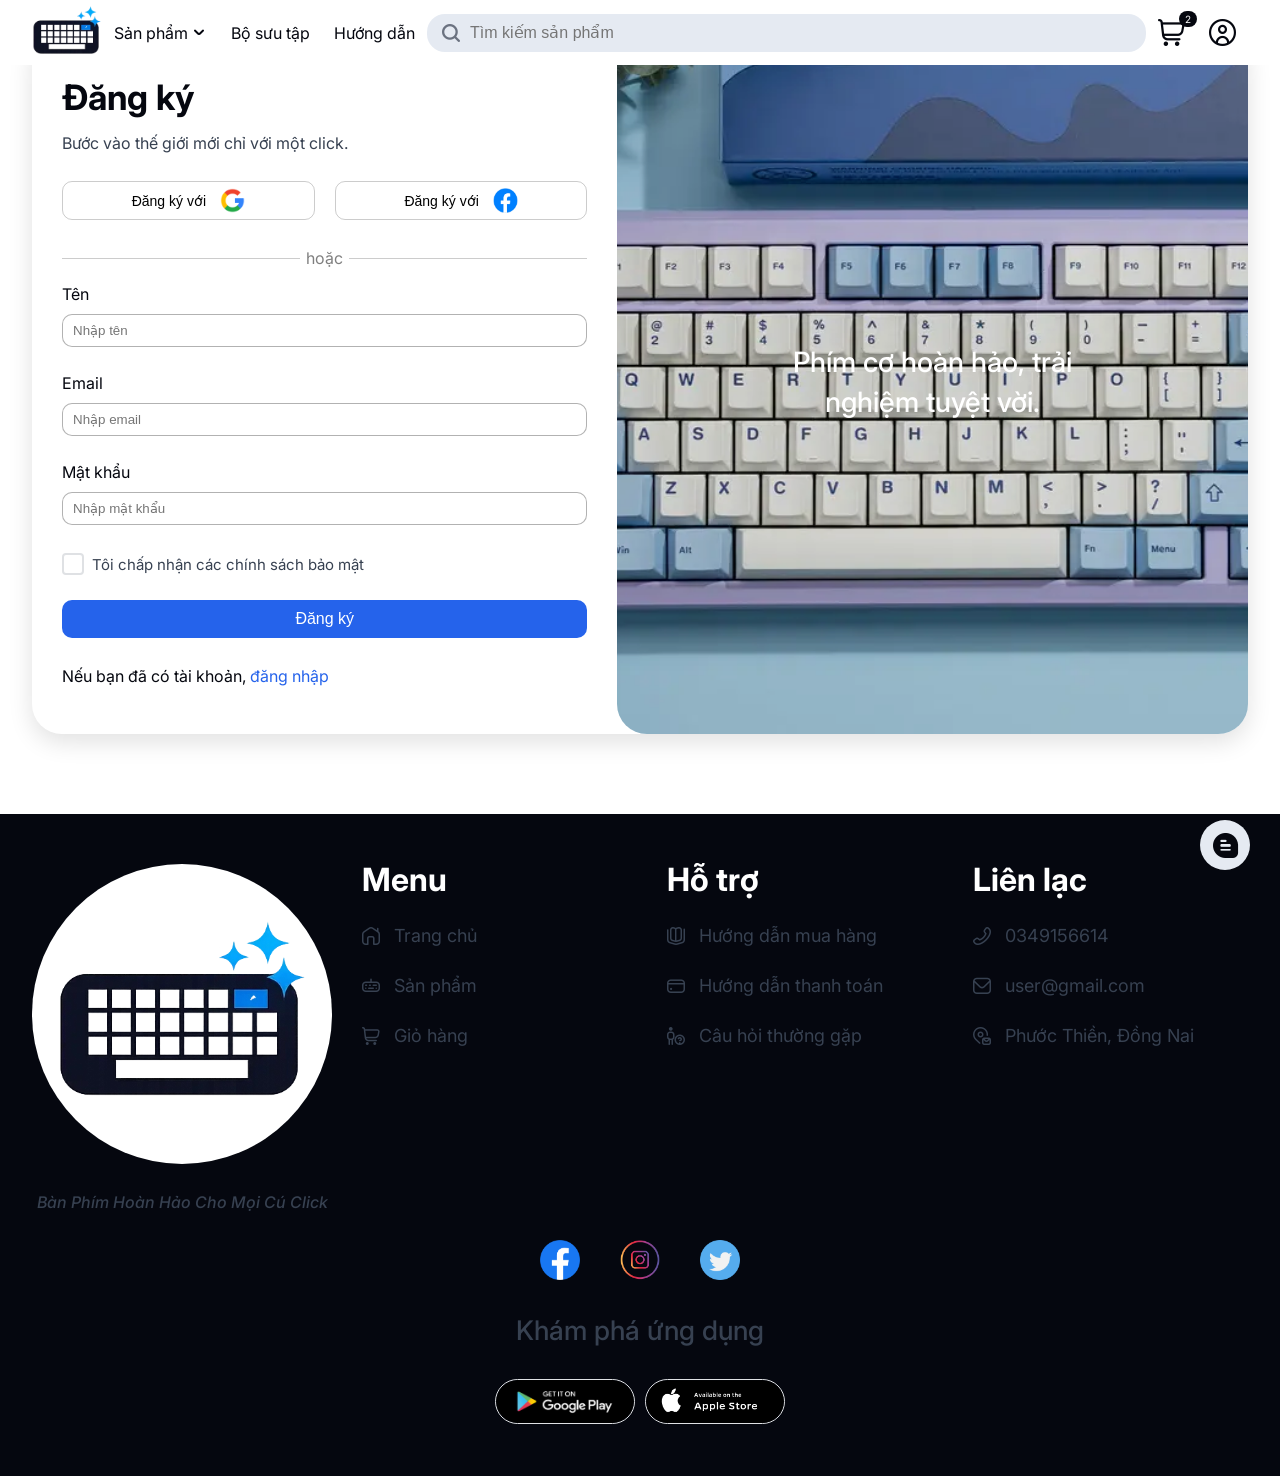
<file: sign-up.html>
<!doctype html>
<html lang="en">
    <head>
        <meta charset="UTF-8" />
        <meta name="viewport" content="width=device-width, initial-scale=1.0" />
        <title>Đăng ký</title>
        <link
            rel="icon"
            type="image/x-icon"
            href="./assets/imgs/logos/light-mode-no-label.webp"
        />
        <!-- reset css -->
        <link rel="stylesheet" href="./assets/css/reset.css" />
        <!-- icon -->
        <link rel="stylesheet" href="./assets/css/icons.css" />

        <link rel="stylesheet" href="./assets/css/main.css" />
        <link rel="stylesheet" href="./assets/css/components/checkbox.css" />

        <link
            rel="stylesheet"
            href="./assets/css/pages/sign-in-&-sign-up.css"
        />
    </head>
    <body>
        <div class="wrapper">
            <!-- header : start -->
            <header class="container header">
                <label class="header__trigger-sidebar" for="toggle-sidebar">
                    <i class="fi fi-br-menu-burger"></i>
                </label>

                <!-- logo : start -->
                <a href="/">
                    <img
                        loading="lazy"
                        class="header__logo"
                        src="./assets/imgs/logos/light-mode-no-label.webp"
                        alt="logo"
                    />
                </a>
                <!-- logo : end -->
                <!-- nav : start -->
                <nav class="header__nav">
                    <ul class="header__nav-list">
                        <li class="header__nav-item">
                            <div class="header__nav-link dropdown-wrap">
                                <span>Sản phẩm</span>
                                <i class="fi fi-br-angle-small-down"></i>
                                <ul class="dropdown product-dropdown">
                                    <li>
                                        <a
                                            class="product-dropdown__link"
                                            href="./products.html"
                                        >
                                            <img
                                                loading="lazy"
                                                src="./assets/imgs/icons/keyboard.png"
                                            />
                                            <span>Bàn phím</span>
                                        </a>
                                    </li>
                                    <li>
                                        <a
                                            class="product-dropdown__link"
                                            href="./products.html"
                                        >
                                            <img
                                                loading="lazy"
                                                src="./assets/imgs/icons/keycap.png"
                                            />
                                            <span>Keycap</span>
                                        </a>
                                    </li>
                                    <li>
                                        <a
                                            class="product-dropdown__link"
                                            href="./products.html"
                                        >
                                            <img
                                                loading="lazy"
                                                src="./assets/imgs/icons/switch.png"
                                            />
                                            <span>Switch</span>
                                        </a>
                                    </li>

                                    <li>
                                        <a
                                            class="product-dropdown__link"
                                            href="./products.html"
                                        >
                                            <img
                                                loading="lazy"
                                                src="./assets/imgs/icons/tool.png"
                                            />
                                            <span>Dụng cụ hỗ trợ</span>
                                        </a>
                                    </li>
                                </ul>
                            </div>
                        </li>
                        <li class="header__nav-item">
                            <a class="header__nav-link" href="">Bộ sưu tập</a>
                        </li>
                        <li class="header__nav-item">
                            <a class="header__nav-link" href="">Hướng dẫn</a>
                        </li>
                    </ul>
                </nav>
                <!-- nav : end -->
                <!-- search : start -->
                <form class="header__search">
                    <label for="search"><i class="fi fi-br-search"></i></label>
                    <input
                        id="search"
                        name="search"
                        placeholder="Tìm kiếm sản phẩm"
                    />
                </form>
                <!-- search : end -->

                <!-- actions : start -->
                <div class="header__actions">
                    <div class="header__action dropdown-wrap">
                        <a href="./cart.html" class="header__action-icon">
                            <span class="header__action-badge center">2</span>
                            <i class="fi fi-rr-shopping-cart"></i>
                        </a>
                        <div class="dropdown cart-dropdown">
                            <h3 class="cart-dropdown__head">
                                Sản phẩm mới thêm
                            </h3>
                            <ul class="cart-dropdown__list">
                                <li>
                                    <a class="cart-dropdown__link" href="">
                                        <div class="product-small">
                                            <div class="product-small__left">
                                                <div class="product-small__img">
                                                    <img
                                                        loading="lazy"
                                                        src="./assets/imgs/keyboards/AM-RGB-65-R1.5/1.webp"
                                                        alt="keyboard"
                                                    />
                                                </div>
                                                <span
                                                    class="product-small_name"
                                                >
                                                    AM RGB 65 R1.5
                                                </span>
                                            </div>
                                            <span class="product-small_price">
                                                1.000.000đ
                                            </span>
                                        </div>
                                    </a>
                                </li>
                                <li>
                                    <a class="cart-dropdown__link" href="">
                                        <div class="product-small">
                                            <div class="product-small__left">
                                                <div class="product-small__img">
                                                    <img
                                                        loading="lazy"
                                                        src="./assets/imgs/keyboards/80Retros-GB65/1.webp"
                                                        alt="keyboard"
                                                    />
                                                </div>
                                                <span
                                                    class="product-small_name"
                                                >
                                                    80Retros GB65
                                                </span>
                                            </div>
                                            <span class="product-small_price">
                                                2.000.000đ
                                            </span>
                                        </div>
                                    </a>
                                </li>
                                <li>
                                    <a class="cart-dropdown__link" href="">
                                        <div class="product-small">
                                            <div class="product-small__left">
                                                <div class="product-small__img">
                                                    <img
                                                        loading="lazy"
                                                        src="./assets/imgs/keyboards/boop-redux/1.webp"
                                                        alt="keyboard"
                                                    />
                                                </div>
                                                <span
                                                    class="product-small_name"
                                                >
                                                    boop redux
                                                </span>
                                            </div>
                                            <span class="product-small_price">
                                                1.500.000đ
                                            </span>
                                        </div>
                                    </a>
                                </li>
                                <li>
                                    <a class="cart-dropdown__link" href="">
                                        <div class="product-small">
                                            <div class="product-small__left">
                                                <div class="product-small__img">
                                                    <img
                                                        loading="lazy"
                                                        src="./assets/imgs/keyboards/Qwertykeys/1.webp"
                                                        alt="keyboard"
                                                    />
                                                </div>
                                                <span
                                                    class="product-small_name"
                                                >
                                                    Qwertykeys
                                                </span>
                                            </div>
                                            <span class="product-small_price">
                                                3.000.000đ
                                            </span>
                                        </div>
                                    </a>
                                </li>
                            </ul>
                            <div class="cart-dropdown__tail">
                                <span>Tổng 4 sản phẩm</span>
                                <a href="./cart.html">
                                    <button class="button cart-dropdown__btn">
                                        <span>Giỏ hàng</span>
                                        <i
                                            class="fi fi-rr-cart-shopping-fast"
                                        ></i>
                                    </button>
                                </a>
                            </div>
                        </div>
                    </div>
                    <div
                        class="header__action header__action--user dropdown-wrap"
                    >
                        <a href="./sign-up.html" class="header__action-icon">
                            <i class="fi fi-rr-circle-user"></i>
                        </a>
                        <ul class="dropdown user-dropdown">
                            <li class="user-dropdown__head">
                                <i class="fi fi-rr-circle-user"></i>
                                <span class="ms-1">user@gmail.com</span>
                            </li>
                            <div class="user-dropdown__line"></div>
                            <li>
                                <a class="user-dropdown__link" href="">Hồ sơ</a>
                            </li>
                            <li>
                                <a class="user-dropdown__link" href="">
                                    Cài đặt
                                </a>
                            </li>
                            <li>
                                <a class="user-dropdown__link" href="">
                                    Đăng xuất
                                </a>
                            </li>
                        </ul>
                    </div>
                </div>
                <!-- actions : end -->
            </header>
            <!-- header : end -->
            <!-- main : start -->
            <main class="main container">
                <div class="main__box">
                    <form class="form" id="form-sign-in">
                        <div class="form__head">
                            <h1 class="form__title mb-2">Đăng ký</h1>
                            <span class="form__subtitle">
                                Bước vào thế giới mới chỉ với một click.
                            </span>
                        </div>
                        <div class="form__btns my-3">
                            <a class="form__link" href="">
                                <button class="form__btn center">
                                    <span>Đăng ký với</span>
                                    <img src="./assets/imgs/icons/gg.webp" />
                                </button>
                            </a>
                            <a class="form__link" href="">
                                <button class="form__btn center">
                                    <span>Đăng ký với</span>
                                    <img src="./assets/imgs/icons/fb.jpg" />
                                </button>
                            </a>
                        </div>
                        <div class="form__separate my-2">
                            <span class="separate__text">hoặc</span>
                        </div>

                        <div class="form__group">
                            <label for="name">Tên</label>
                            <input
                                name="name"
                                id="name"
                                placeholder="Nhập tên"
                            />
                            <span class="form__message-error"></span>
                        </div>
                        <div class="form__group">
                            <label for="email">Email</label>
                            <input
                                name="email"
                                id="email"
                                placeholder="Nhập email"
                            />
                            <span class="form__message-error"></span>
                        </div>
                        <div class="form__group">
                            <label for="password">Mật khẩu</label>
                            <input
                                name="password"
                                id="password"
                                placeholder="Nhập mật khẩu"
                                type="password"
                                autocomplete="true"
                            />
                            <span class="form__message-error"></span>
                        </div>
                        <div class="form__group form__group--row">
                            <label for="policy" class="checkbox">
                                <input
                                    id="policy"
                                    name="policy"
                                    type="checkbox"
                                    class="checkbox__input"
                                />
                                <span class="checkbox__tile">
                                    <i
                                        class="checkbox__icon fi fi-br-check"
                                    ></i>
                                </span>
                                <div class="checkbox__label">
                                    Tôi chấp nhận các chính sách bảo mật
                                </div>
                            </label>
                        </div>
                        <button type="submit" class="form__submit-btn mt-2">
                            Đăng ký
                        </button>

                        <div class="form__tail mt-3">
                            <span>Nếu bạn đã có tài khoản,&nbsp</span>
                            <a href="./sign-in.html">đăng nhập</a>
                        </div>
                    </form>
                    <div class="banner center">
                        <img
                            class="banner__img"
                            src="./assets/imgs/banners/sign-up-banner.webp"
                        />
                        <span class="banner__text text-center">
                            Phím cơ hoàn hảo, trải nghiệm tuyệt vời.
                        </span>
                    </div>
                </div>
            </main>
            <!-- main : end -->
            <!-- footer : start -->
            <footer class="footer">
                <div class="container footer__columns">
                    <div class="footer__column footer__column--big">
                        <a class="footer__logo center" href="index.html">
                            <img
                                loading="lazy"
                                src="./assets/imgs/logos/light-mode-no-label.webp"
                                alt="logo"
                            />
                        </a>
                        <h3 class="footer__slogan mt-3">
                            Bàn Phím Hoàn Hảo Cho Mọi Cú Click
                        </h3>
                    </div>
                    <div class="footer__column">
                        <ul class="footer__list">
                            <li><h3 class="footer__title">Menu</h3></li>
                            <li>
                                <a class="footer__link" href="./index.html">
                                    <i class="fi fi-rr-house-chimney"></i>
                                    <span>Trang chủ</span>
                                </a>
                            </li>
                            <li>
                                <a class="footer__link" href="./products.html">
                                    <i class="fi fi-rr-keyboard"></i>
                                    <span>Sản phẩm</span>
                                </a>
                            </li>
                            <li>
                                <a class="footer__link" href="./cart.html">
                                    <i class="fi fi-rr-shopping-cart"></i>
                                    <span>Giỏ hàng</span>
                                </a>
                            </li>
                        </ul>
                    </div>
                    <div class="footer__column">
                        <ul class="footer__list">
                            <li>
                                <h3 class="footer__title">Hỗ trợ</h3>
                            </li>
                            <li>
                                <a class="footer__link" href="">
                                    <i class="fi fi-rr-book-open-cover"></i>
                                    <span>Hướng dẫn mua hàng</span>
                                </a>
                            </li>
                            <li>
                                <a class="footer__link" href="">
                                    <i class="fi fi-rr-credit-card"></i>
                                    <span>Hướng dẫn thanh toán</span>
                                </a>
                            </li>
                            <li>
                                <a class="footer__link" href="">
                                    <i
                                        class="fi fi-rr-person-circle-question"
                                    ></i>
                                    <span>Câu hỏi thường gặp</span>
                                </a>
                            </li>
                        </ul>
                    </div>
                    <div class="footer__column">
                        <ul class="footer__list">
                            <li>
                                <h3 class="footer__title">Liên lạc</h3>
                            </li>
                            <li>
                                <a class="footer__link" href="tel: 000000">
                                    <i class="fi fi-rr-phone-flip"></i>
                                    <span>0349156614</span>
                                </a>
                            </li>
                            <li>
                                <a
                                    class="footer__link"
                                    href="mailto:user@gmail.com"
                                >
                                    <i class="fi fi-rr-envelope"></i>
                                    <span>user@gmail.com</span>
                                </a>
                            </li>
                            <li>
                                <a class="footer__link" href="#">
                                    <i class="fi fi-rr-postal-address"></i>
                                    <span>Phước Thiền, Đồng Nai</span>
                                </a>
                            </li>
                        </ul>
                    </div>
                    <div class="footer__column footer__column--big">
                        <div class="footer__logos-social-network">
                            <a href="">
                                <img
                                    loading="lazy"
                                    src="./assets/imgs/logos/facebook.webp"
                                    alt="logo facebook"
                                />
                            </a>
                            <a href="">
                                <img
                                    loading="lazy"
                                    src="./assets/imgs/logos/instagram.png"
                                    alt="logo instagram"
                                />
                            </a>
                            <a href="">
                                <img
                                    loading="lazy"
                                    src="./assets/imgs/logos/twitter.png"
                                    alt="logo twitter"
                                />
                            </a>
                        </div>
                        <span class="footer__label">Khám phá ứng dụng</span>
                        <div class="footer__download-btns">
                            <a href="">
                                <img
                                    loading="lazy"
                                    src="./assets/imgs/buttons/button-gg-play-dark.png"
                                    alt="button gg play"
                                />
                            </a>
                            <a href="">
                                <img
                                    loading="lazy"
                                    src="./assets/imgs/buttons/button-apple-store-dark.png"
                                    alt="button apple store"
                                />
                            </a>
                        </div>
                    </div>
                </div>
            </footer>
            <!-- footer : end -->
            <!-- sidebar : start -->
            <input class="toggle-sidebar" id="toggle-sidebar" type="checkbox" />
            <label for="toggle-sidebar" class="modal"></label>
            <aside class="sidebar">
                <div class="header-sidebar">
                    <div class="header-sidebar__search">
                        <label for="search">
                            <i class="fi fi-br-search"></i>
                        </label>
                        <input
                            id="search"
                            name="search"
                            placeholder="Tìm kiếm sản phẩm"
                        />
                    </div>

                    <nav class="header-sidebar__nav mt-2">
                        <ul class="header-sidebar__nav-list">
                            <li>
                                <details class="header-sidebar__details">
                                    <summary
                                        class="header-sidebar__details-trigger"
                                    >
                                        <span>Sản phẩm</span>

                                        <i
                                            class="angle-down fi fi-br-angle-small-down"
                                        ></i>
                                        <i
                                            class="angle-up fi fi-br-angle-small-up"
                                        ></i>
                                    </summary>
                                    <ul class="header-sidebar__details-content">
                                        <li>
                                            <a
                                                class="header-sidebar__link"
                                                href="./products.html"
                                            >
                                                Bàn phím
                                            </a>
                                        </li>
                                        <li>
                                            <a
                                                class="header-sidebar__link"
                                                href="./products.html"
                                            >
                                                Keycap
                                            </a>
                                        </li>
                                        <li>
                                            <a
                                                class="header-sidebar__link"
                                                href="./products.html"
                                            >
                                                Switch
                                            </a>
                                        </li>

                                        <li>
                                            <a
                                                class="header-sidebar__link"
                                                href="./products.html"
                                            >
                                                Dụng cụ hỗ trợ
                                            </a>
                                        </li>
                                    </ul>
                                </details>
                            </li>
                            <li>
                                <a class="header-sidebar__link" href="">
                                    Bộ sưu tập
                                </a>
                            </li>
                            <li>
                                <a class="header-sidebar__link" href="">
                                    Hướng dẫn
                                </a>
                            </li>
                        </ul>
                    </nav>
                    <a class="header-sidebar__tail" href="./sign-up.html">
                        <div class="header-sidebar__user">
                            <i class="fi fi-rr-circle-user"></i>
                            <span>Đăng ký / Đăng nhập</span>
                        </div>

                        <i
                            class="header-sidebar__setting fi fi-sr-settings"
                        ></i>
                    </a>
                </div>
            </aside>
            <!-- sidebar : end -->
            <!-- chat : start -->
            <div class="chat">
                <label for="toggle-chat-box" class="chat__trigger center">
                    <i class="fi fi-sr-comment"></i>
                </label>
                <input id="toggle-chat-box" type="checkbox" />
                <div class="chat-box">
                    <div class="chat-box__head">
                        <img
                            loading="lazy"
                            src="./assets/imgs/icons/chat-bot.avif"
                            alt="avatar chatbot"
                        />
                        <span>Chatbot hỗ trợ</span>
                        <label class="chat-box__close" for="toggle-chat-box">
                            <i class="fi fi-br-cross-small"></i>
                        </label>
                    </div>
                    <ul class="chat-box__messages">
                        <li class="chat-box__message">
                            <img
                                loading="lazy"
                                src="./assets/imgs/icons/chat-bot.avif"
                                alt="avatar chatbot"
                            />
                            <p class="chat-box__text chat-box__text--bot">
                                <span>Bạn cần tui giúp gì</span>
                                <br />
                                <span class="chat-box__time">7:24 PM</span>
                            </p>
                        </li>
                        <li class="chat-box__message">
                            <p class="chat-box__text chat-box__text--user">
                                <span>Tui đang muốn build bàn phím cơ</span>
                                <br />
                                <span class="chat-box__time">7:24 PM</span>
                            </p>
                        </li>
                    </ul>
                    <form class="chat-box__input">
                        <input placeholder="Aa" name="chat-input" />
                        <button type="submit" class="chat-box__btn">
                            <i class="fi fi-ss-paper-plane-top"></i>
                        </button>
                    </form>
                </div>
            </div>
            <!-- chat : end -->
        </div>
        <script type="module" src="./assets/js/layout.js"></script>
    </body>
</html>
</file>
